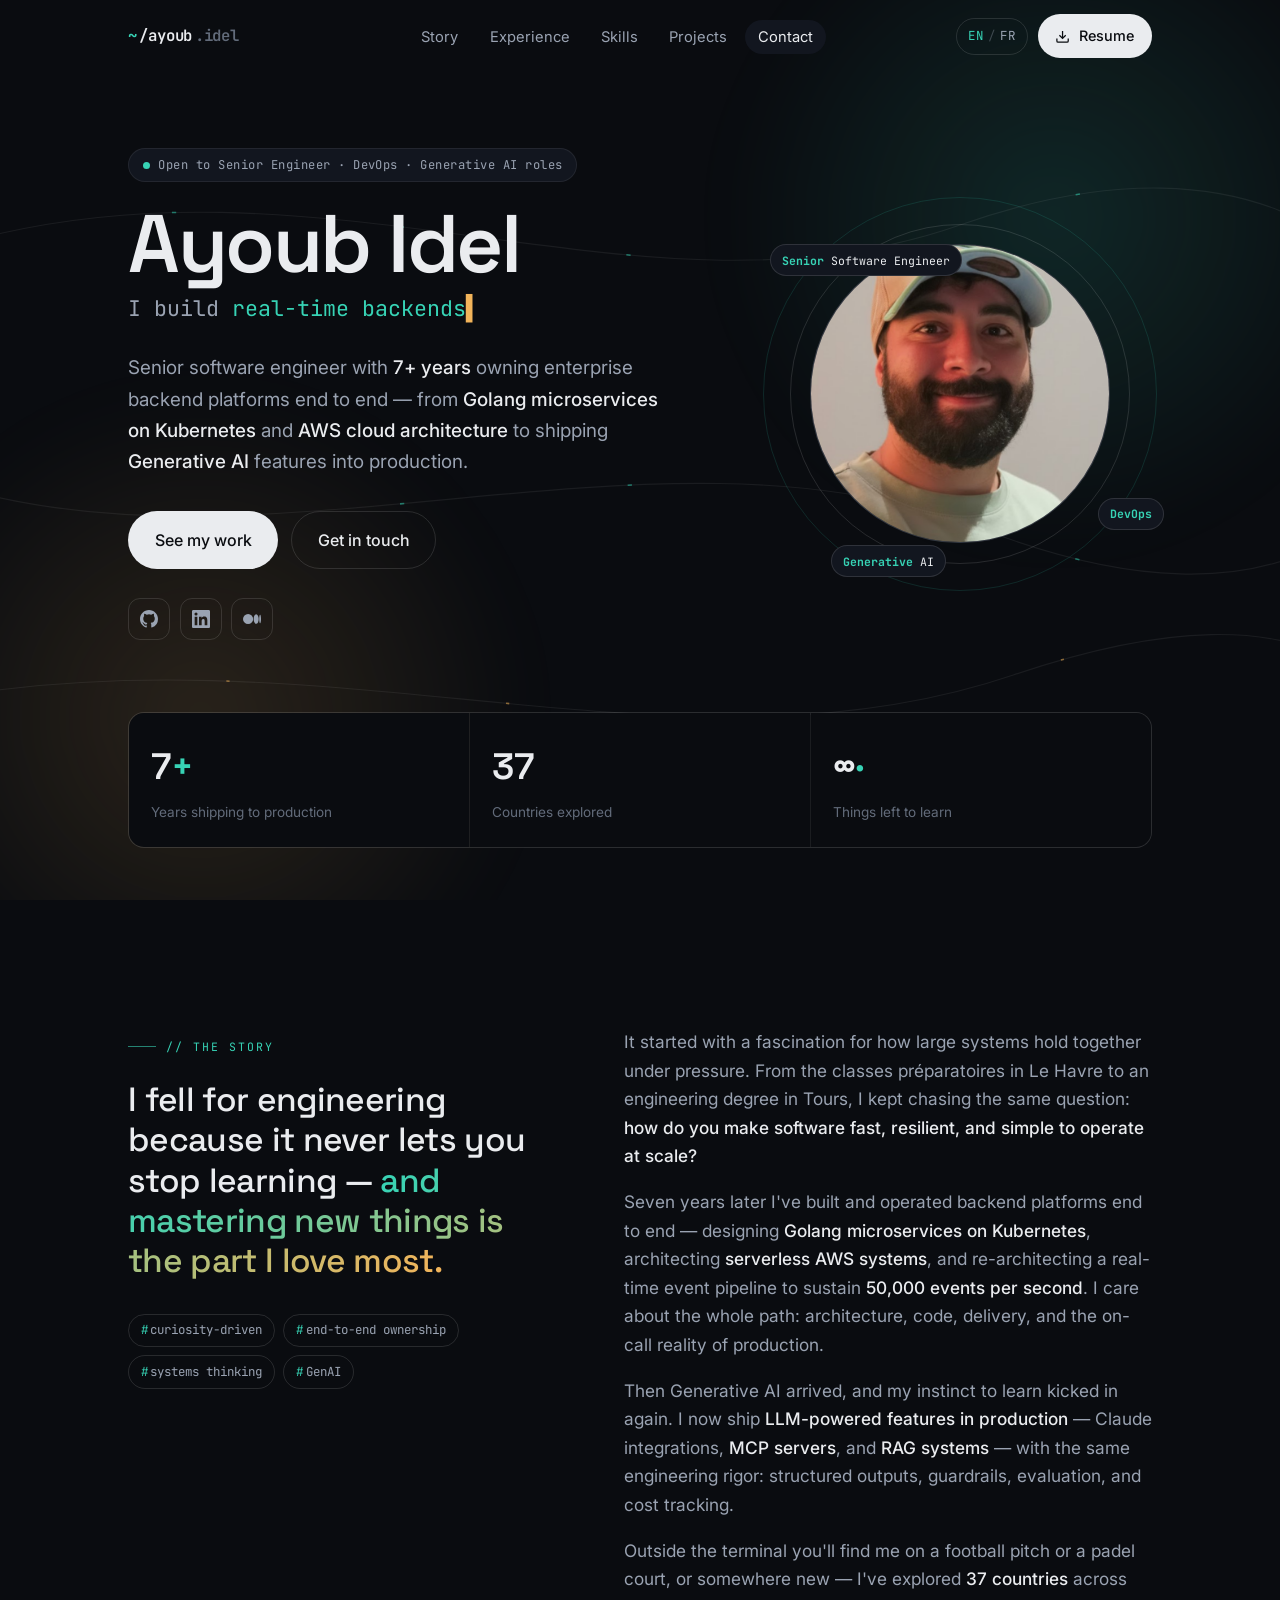
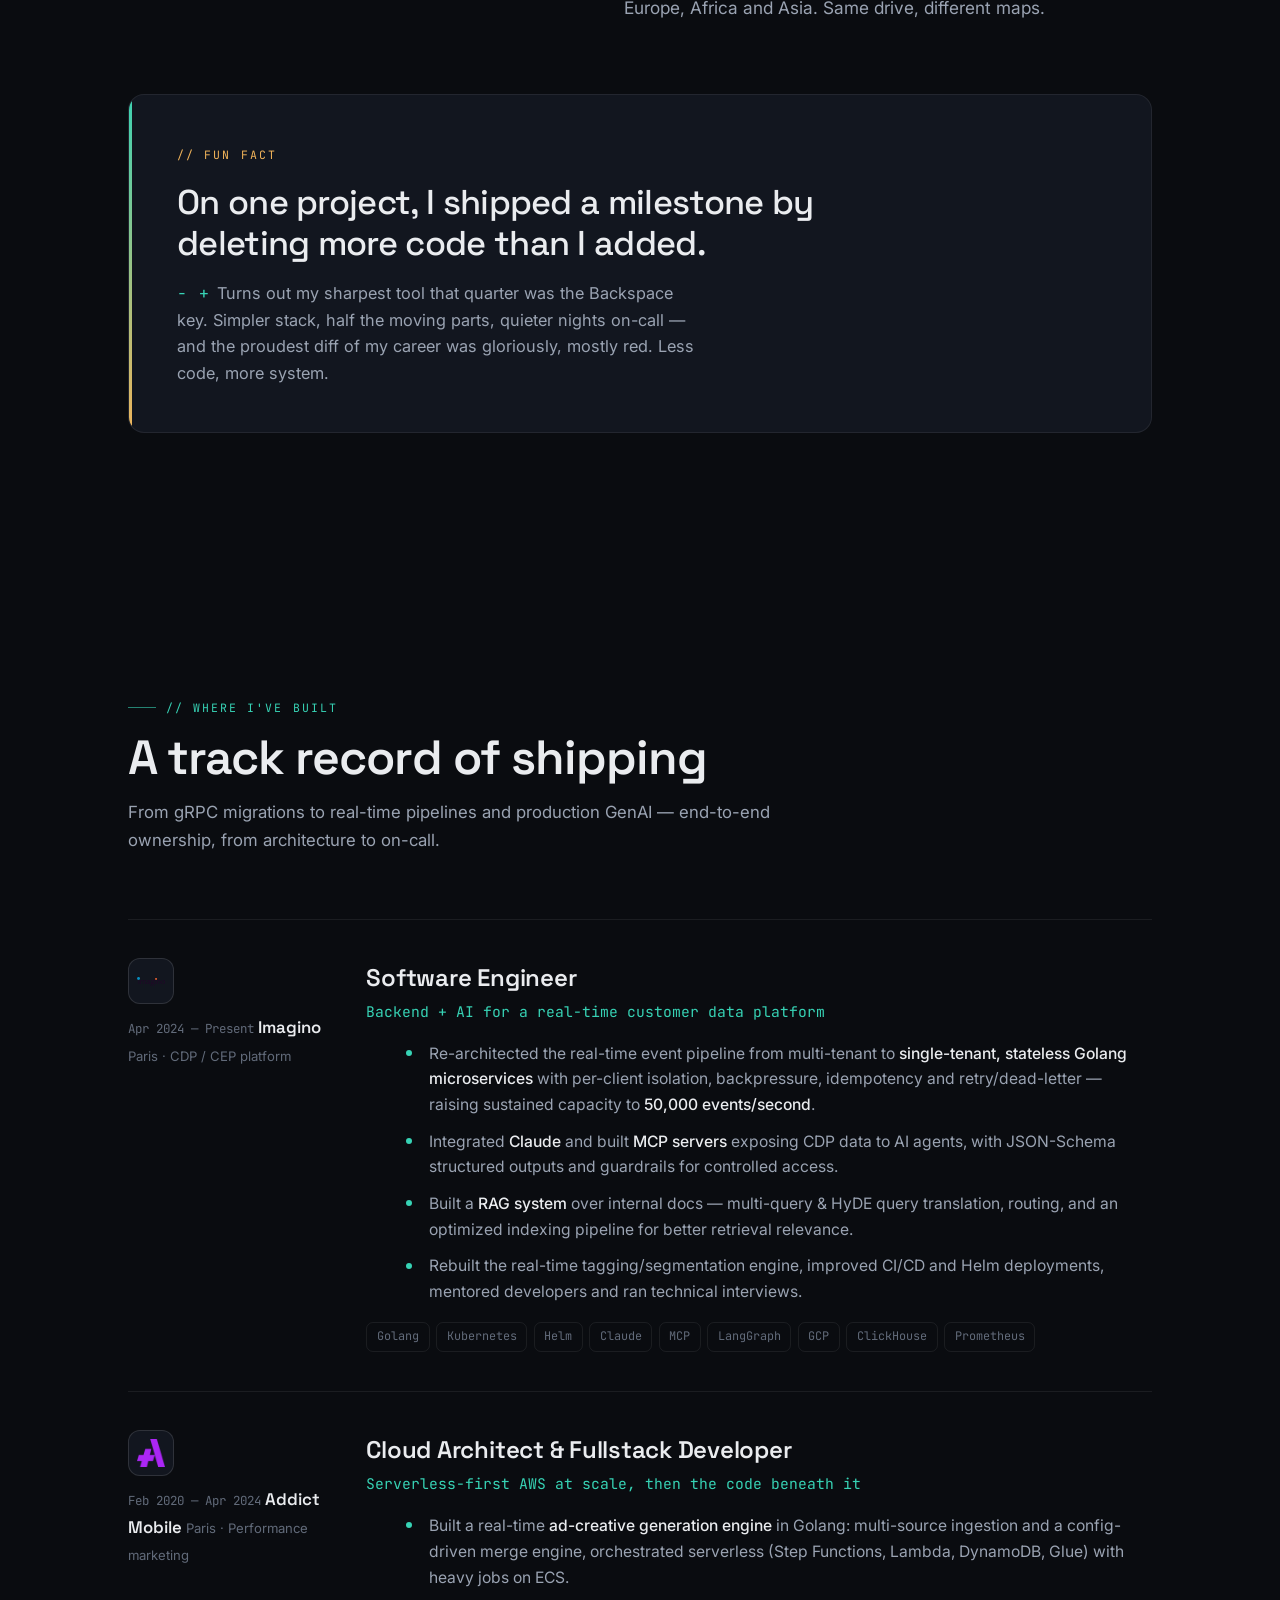
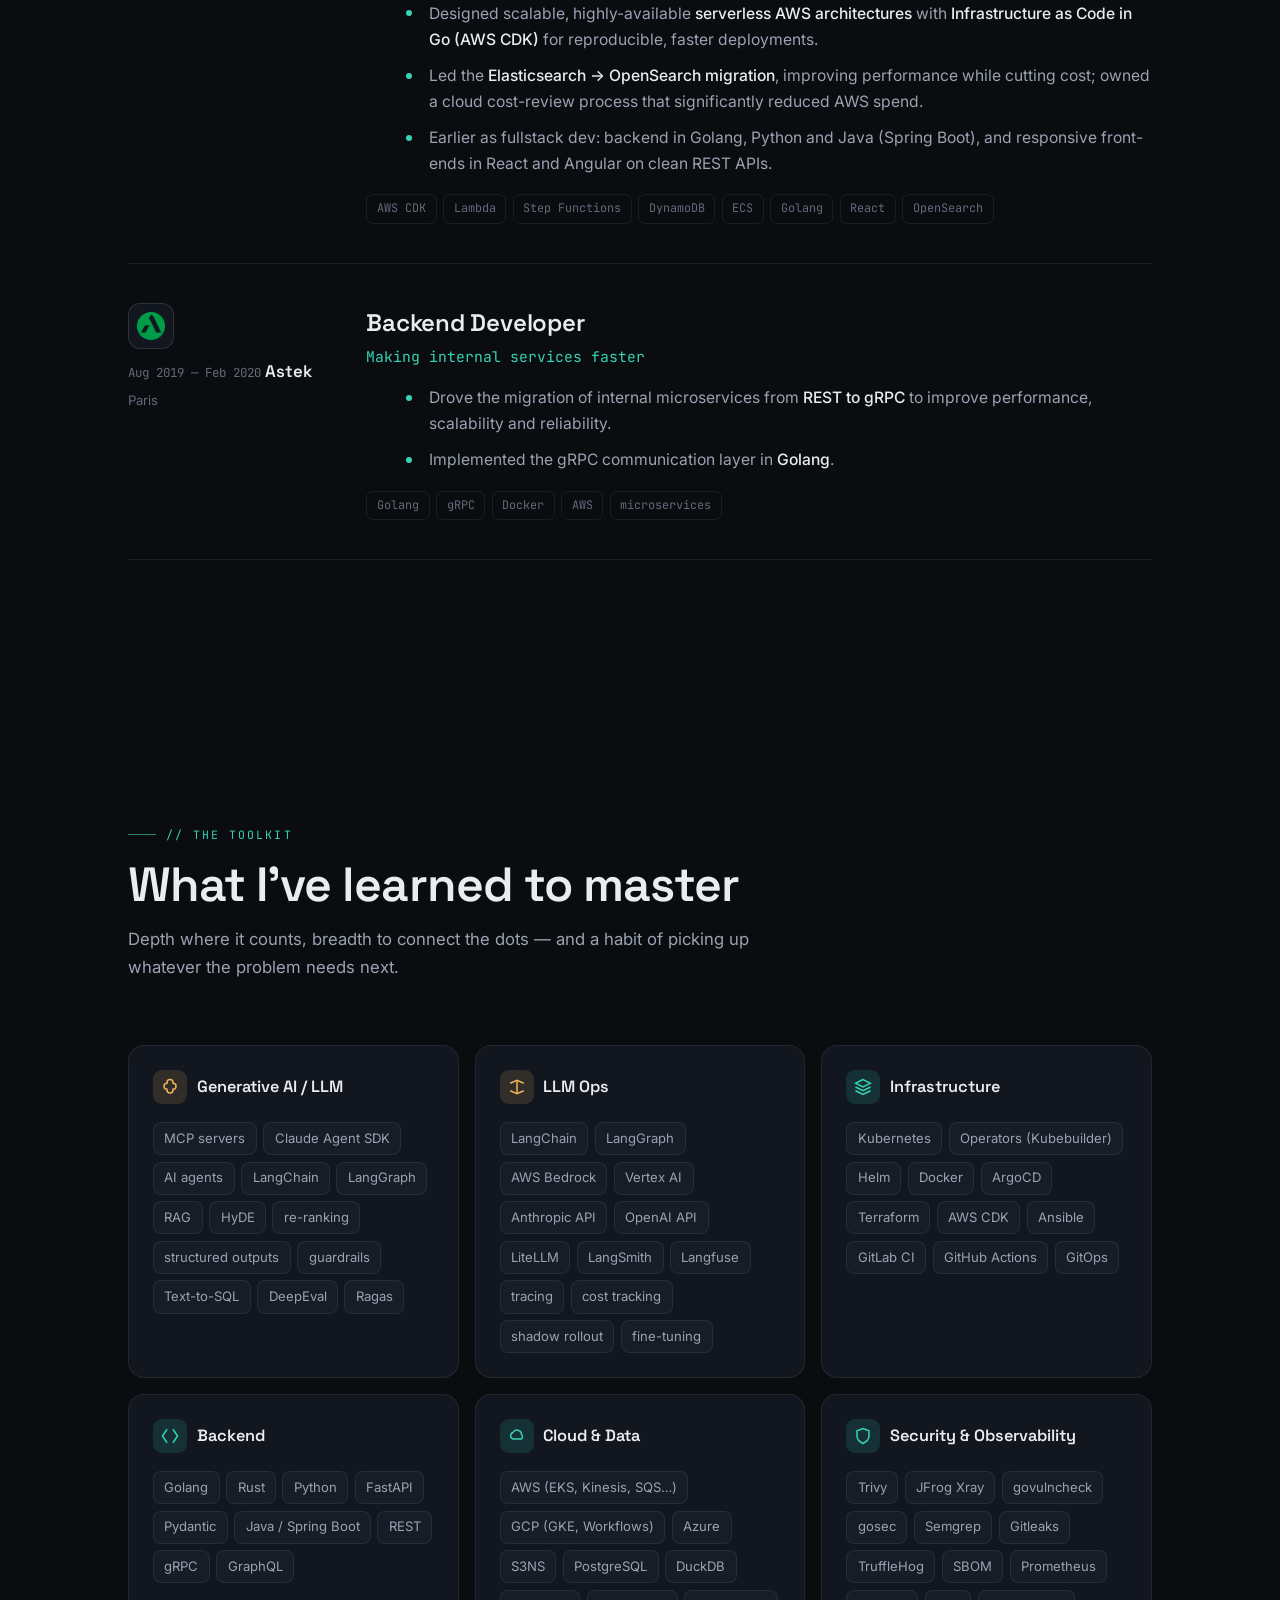
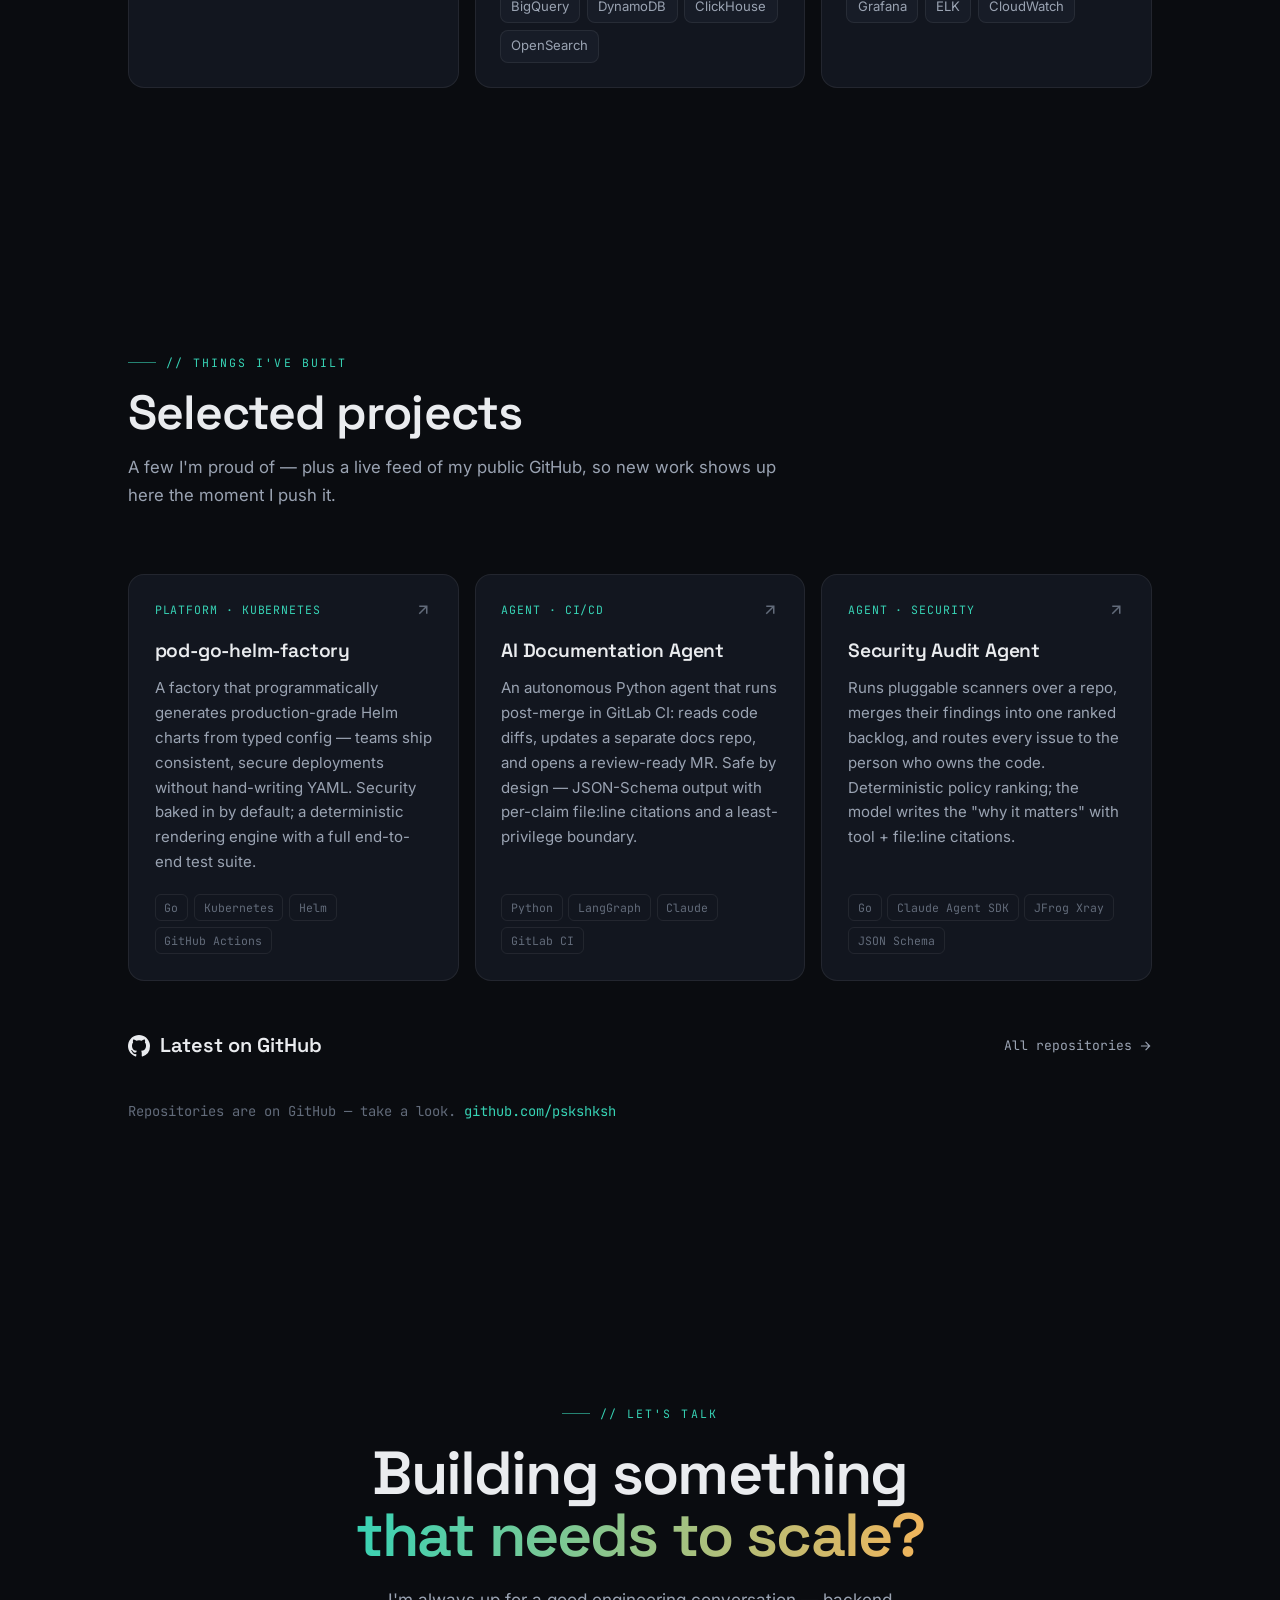
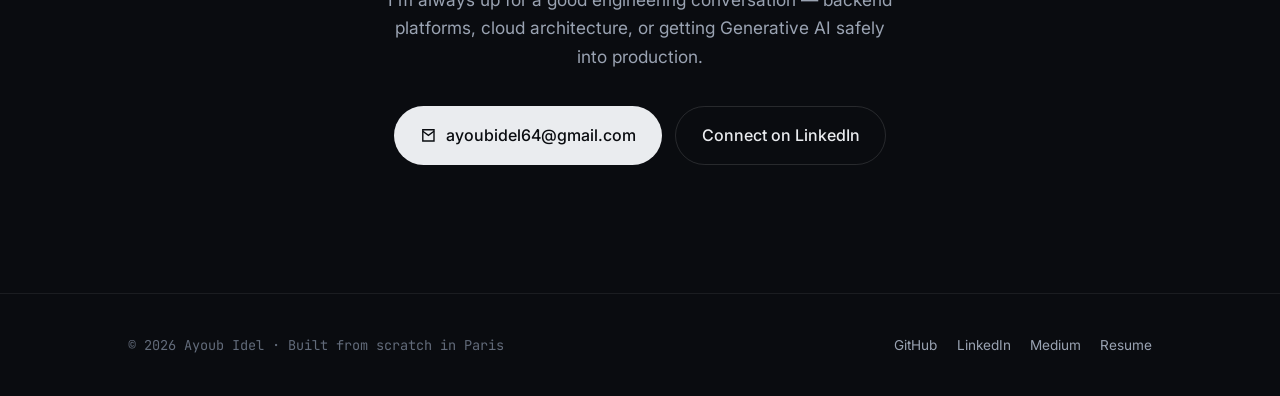
<file: index.html>
<!DOCTYPE html>
<html lang="en">
<head>
    <!-- Google Analytics -->
    <script async src="https://www.googletagmanager.com/gtag/js?id=G-T5ZVT1N7Y3"></script>
    <script>
        window.dataLayer = window.dataLayer || [];
        function gtag(){dataLayer.push(arguments);}
        gtag('js', new Date());
        gtag('config', 'G-T5ZVT1N7Y3');
    </script>
    <!-- End Google Analytics -->

    <meta charset="UTF-8">
    <meta name="viewport" content="width=device-width, initial-scale=1.0">
    <meta name="description" content="Ayoub Idel — Senior Software Engineer building backend platforms, cloud infrastructure and Generative AI systems. Golang, Kubernetes, AWS, LLM/MCP/RAG.">
    <meta name="keywords" content="Ayoub Idel, Senior Software Engineer, DevOps, Generative AI, Golang, Kubernetes, AWS, MCP, RAG, LLM, Cloud Architect">
    <meta name="author" content="Ayoub Idel">

    <meta property="og:title" content="Ayoub Idel — Senior Software Engineer · DevOps · Generative AI">
    <meta property="og:description" content="7+ years building backend platforms, cloud infrastructure and Generative AI systems. Golang · Kubernetes · AWS · LLM/MCP/RAG.">
    <meta property="og:type" content="website">

    <title>Ayoub Idel — Senior Software Engineer · DevOps · Generative AI</title>

    <link rel="stylesheet" href="css/style.css">
    <link rel="preconnect" href="https://fonts.googleapis.com">
    <link rel="preconnect" href="https://fonts.gstatic.com" crossorigin>
    <link href="https://fonts.googleapis.com/css2?family=Space+Grotesk:wght@400;500;600;700&family=Inter:wght@300;400;500;600&family=JetBrains+Mono:wght@400;500;600&display=swap" rel="stylesheet">
    <link rel="icon" type="image/svg+xml" href="assets/favicon.svg">
</head>
<body>

    <!-- ===================== NAV ===================== -->
    <nav class="nav" id="nav">
        <div class="nav-inner">
            <a href="#top" class="brand" aria-label="Ayoub Idel — home">
                <span class="tick">~</span><span>/ayoub</span><span class="caret">.idel</span>
            </a>

            <ul class="nav-menu" id="navMenu">
                <li><a href="#story" class="nav-link" data-i18n="nav_story">Story</a></li>
                <li><a href="#experience" class="nav-link" data-i18n="nav_experience">Experience</a></li>
                <li><a href="#skills" class="nav-link" data-i18n="nav_skills">Skills</a></li>
                <li><a href="#projects" class="nav-link" data-i18n="nav_projects">Projects</a></li>
                <li><a href="#contact" class="nav-link" data-i18n="nav_contact">Contact</a></li>
            </ul>

            <div class="nav-actions">
                <button class="lang" id="langToggle" aria-label="Switch language">
                    <span data-lang-key="en">EN</span><span class="sep">/</span><span data-lang-key="fr">FR</span>
                </button>
                <a href="assets/cv.pdf" download="Ayoub_Idel_CV.pdf" class="btn btn-primary nav-cv"
                   onclick="gtag('event','download_cv',{'event_category':'engagement','event_label':'CV Download'});">
                    <svg viewBox="0 0 24 24" fill="none" stroke="currentColor" stroke-width="2"><path d="M21 15v4a2 2 0 0 1-2 2H5a2 2 0 0 1-2-2v-4M7 10l5 5 5-5M12 15V3"/></svg>
                    <span data-i18n="download_cv">Resume</span>
                </a>
                <button class="nav-toggle" id="navToggle" aria-label="Toggle menu"><span></span></button>
            </div>
        </div>
    </nav>

    <!-- ===================== HERO ===================== -->
    <header class="hero" id="top">
        <div class="hero-bg" aria-hidden="true">
            <div class="hero-glow"></div>
            <div class="hero-glow two"></div>
            <svg class="stream" viewBox="0 0 1200 800" preserveAspectRatio="none">
                <path d="M-50 220 C300 120 600 300 900 200 S1300 260 1300 260"/>
                <path class="flow c" d="M-50 220 C300 120 600 300 900 200 S1300 260 1300 260"/>
                <path d="M-50 430 C250 520 620 360 920 470 S1300 430 1300 430"/>
                <path class="flow" d="M-50 430 C250 520 620 360 920 470 S1300 430 1300 430"/>
                <path d="M-50 620 C320 560 640 700 950 600 S1300 640 1300 640"/>
                <path class="flow b" d="M-50 620 C320 560 640 700 950 600 S1300 640 1300 640"/>
            </svg>
        </div>

        <div class="wrap">
            <div class="hero-grid">
                <div class="hero-text">
                    <span class="hero-status"><span class="dot"></span><span data-i18n="hero_status">Open to Senior Engineer · DevOps · Generative AI roles</span></span>
                    <h1 data-i18n="hero_name">Ayoub Idel</h1>
                    <p class="hero-role">
                        <span data-i18n="hero_prefix">I build</span>
                        <span class="rot" id="roleRotator">real-time backends</span><span class="cursor">▌</span>
                    </p>
                    <p class="hero-lead" data-i18n="hero_lead">
                        Senior software engineer with <strong>7+ years</strong> owning enterprise backend platforms end to end — from <strong>Golang microservices on Kubernetes</strong> and <strong>AWS cloud architecture</strong> to shipping <strong>Generative AI</strong> features into production.
                    </p>
                    <div class="hero-cta">
                        <a href="#projects" class="btn btn-primary btn-lg" data-i18n="hero_cta_work">See my work</a>
                        <a href="#contact" class="btn btn-ghost btn-lg" data-i18n="hero_cta_talk">Get in touch</a>
                    </div>
                    <div class="hero-social">
                        <a href="https://github.com/pskshksh" target="_blank" rel="noopener" aria-label="GitHub">
                            <svg viewBox="0 0 24 24" fill="currentColor"><path d="M12 0C5.37 0 0 5.37 0 12c0 5.3 3.44 9.8 8.21 11.39.6.11.82-.26.82-.58v-2.03c-3.34.73-4.04-1.61-4.04-1.61-.55-1.39-1.33-1.76-1.33-1.76-1.09-.74.08-.73.08-.73 1.2.09 1.84 1.24 1.84 1.24 1.07 1.83 2.8 1.3 3.49.99.11-.78.42-1.3.76-1.6-2.66-.3-5.47-1.33-5.47-5.93 0-1.31.47-2.38 1.24-3.22-.13-.3-.54-1.52.11-3.18 0 0 1.01-.32 3.3 1.23a11.5 11.5 0 0 1 6.01 0c2.29-1.55 3.3-1.23 3.3-1.23.65 1.66.24 2.88.12 3.18.77.84 1.23 1.91 1.23 3.22 0 4.61-2.81 5.62-5.49 5.92.43.37.81 1.1.81 2.22v3.29c0 .32.22.7.82.58A12 12 0 0 0 24 12c0-6.63-5.37-12-12-12z"/></svg>
                        </a>
                        <a href="https://linkedin.com/in/ayoubidel" target="_blank" rel="noopener" aria-label="LinkedIn">
                            <svg viewBox="0 0 24 24" fill="currentColor"><path d="M20.45 20.45h-3.56v-5.57c0-1.33-.02-3.04-1.85-3.04-1.85 0-2.14 1.45-2.14 2.94v5.67H9.35V9h3.41v1.56h.05c.48-.9 1.63-1.85 3.36-1.85 3.6 0 4.27 2.37 4.27 5.45v6.29zM5.34 7.43a2.06 2.06 0 1 1 0-4.13 2.06 2.06 0 0 1 0 4.13zM7.12 20.45H3.55V9h3.57v11.45zM22.22 0H1.77C.79 0 0 .77 0 1.72v20.56C0 23.23.79 24 1.77 24h20.45C23.2 24 24 23.23 24 22.28V1.72C24 .77 23.2 0 22.22 0z"/></svg>
                        </a>
                        <a href="https://medium.com/@pskshksh" target="_blank" rel="noopener" aria-label="Medium">
                            <svg viewBox="0 0 24 24" fill="currentColor"><path d="M13.54 12a6.8 6.8 0 0 1-6.77 6.82A6.8 6.8 0 0 1 0 12a6.8 6.8 0 0 1 6.77-6.82A6.8 6.8 0 0 1 13.54 12zM20.96 12c0 3.54-1.51 6.42-3.38 6.42-1.87 0-3.39-2.88-3.39-6.42s1.52-6.42 3.39-6.42 3.38 2.88 3.38 6.42M24 12c0 3.17-.53 5.75-1.19 5.75-.66 0-1.19-2.58-1.19-5.75s.53-5.75 1.19-5.75C23.47 6.25 24 8.83 24 12z"/></svg>
                        </a>
                    </div>
                </div>

                <div class="hero-portrait" aria-hidden="true">
                    <div class="ring r3"></div>
                    <div class="ring r2"></div>
                    <div class="ring"></div>
                    <img src="assets/profile/me_hat1.png" alt="Ayoub Idel">
                    <span class="chip c1"><b>Senior</b> Software Engineer</span>
                    <span class="chip c2"><b>DevOps</b></span>
                    <span class="chip c3"><b>Generative</b> AI</span>
                </div>
            </div>

            <div class="hero-stats reveal">
                <div class="stat"><div class="n"><span data-count="7">7</span><span class="u">+</span></div><div class="l" data-i18n="stat_years">Years shipping to production</div></div>
                <div class="stat"><div class="n"><span data-count="37">37</span></div><div class="l" data-i18n="stat_countries">Countries explored</div></div>
                <div class="stat"><div class="n">∞<span class="u">·</span></div><div class="l" data-i18n="stat_learning">Things left to learn</div></div>
            </div>
        </div>
    </header>

    <main>

    <!-- ===================== STORY ===================== -->
    <section class="section" id="story">
        <div class="wrap">
            <div class="story-grid">
                <div class="reveal">
                    <span class="eyebrow" data-i18n="eyebrow_story">// the story</span>
                    <p class="pull" style="margin-top:1.5rem">
                        <span data-i18n="story_pull_1">I fell for engineering because it never lets you stop learning —</span>
                        <span class="grad-text" data-i18n="story_pull_2">and mastering new things is the part I love most.</span>
                    </p>
                    <div class="story-tags">
                        <span class="tag" data-i18n="story_tag_1">curiosity-driven</span>
                        <span class="tag" data-i18n="story_tag_2">end-to-end ownership</span>
                        <span class="tag" data-i18n="story_tag_3">systems thinking</span>
                        <span class="tag" data-i18n="story_tag_4">GenAI</span>
                    </div>
                </div>
                <div class="story-body reveal" data-d="1">
                    <p data-i18n="story_p1">It started with a fascination for how large systems hold together under pressure. From the classes préparatoires in Le Havre to an engineering degree in Tours, I kept chasing the same question: <strong>how do you make software fast, resilient, and simple to operate at scale?</strong></p>
                    <p data-i18n="story_p2">Seven years later I've built and operated backend platforms end to end — designing <strong>Golang microservices on Kubernetes</strong>, architecting <strong>serverless AWS systems</strong>, and re-architecting a real-time event pipeline to sustain <strong>50,000 events per second</strong>. I care about the whole path: architecture, code, delivery, and the on-call reality of production.</p>
                    <p data-i18n="story_p3">Then Generative AI arrived, and my instinct to learn kicked in again. I now ship <strong>LLM-powered features in production</strong> — Claude integrations, <strong>MCP servers</strong>, and <strong>RAG systems</strong> — with the same engineering rigor: structured outputs, guardrails, evaluation, and cost tracking.</p>
                    <p data-i18n="story_p4">Outside the terminal you'll find me on a football pitch or a padel court, or somewhere new — I've explored <strong>37 countries</strong> across Europe, Africa and Asia. Same drive, different maps.</p>
                </div>
            </div>

            <figure class="funfact reveal">
                <span class="funfact-label" data-i18n="funfact_label">// fun fact</span>
                <blockquote data-i18n="funfact_quote">On one project, I shipped a milestone by deleting more code than I added.</blockquote>
                <figcaption data-i18n="funfact_sub">Turns out my sharpest tool that quarter was the Backspace key. Simpler stack, half the moving parts, quieter nights on-call — and the proudest diff of my career was gloriously, mostly red. Less code, more system.</figcaption>
            </figure>
        </div>
    </section>

    <!-- ===================== EXPERIENCE ===================== -->
    <section class="section" id="experience">
        <div class="wrap">
            <div class="section-head reveal">
                <span class="eyebrow" data-i18n="eyebrow_experience">// where I've built</span>
                <h2 class="section-title" data-i18n="experience_title">A track record of shipping</h2>
                <p class="section-sub" data-i18n="experience_sub">From gRPC migrations to real-time pipelines and production GenAI — end-to-end ownership, from architecture to on-call.</p>
            </div>

            <div class="timeline">
                <!-- Imagino -->
                <article class="xp reveal">
                    <div class="xp-meta">
                        <div class="xp-logo"><img src="assets/companies/imagino.svg" alt="Imagino"></div>
                        <div class="xp-textmeta">
                            <span class="xp-when">Apr 2024 — <span data-i18n="present">Present</span></span>
                            <span class="xp-co">Imagino</span>
                            <span class="xp-place">Paris · <span data-i18n="xp_imagino_kind">CDP / CEP platform</span></span>
                        </div>
                    </div>
                    <div class="xp-body">
                        <h3 class="xp-role">Software Engineer</h3>
                        <p class="xp-tagline" data-i18n="xp_imagino_tag">Backend + AI for a real-time customer data platform</p>
                        <ul class="xp-list">
                            <li data-i18n="xp_imagino_1">Re-architected the real-time event pipeline from multi-tenant to <b>single-tenant, stateless Golang microservices</b> with per-client isolation, backpressure, idempotency and retry/dead-letter — raising sustained capacity to <b>50,000 events/second</b>.</li>
                            <li data-i18n="xp_imagino_2">Integrated <b>Claude</b> and built <b>MCP servers</b> exposing CDP data to AI agents, with JSON-Schema structured outputs and guardrails for controlled access.</li>
                            <li data-i18n="xp_imagino_3">Built a <b>RAG system</b> over internal docs — multi-query & HyDE query translation, routing, and an optimized indexing pipeline for better retrieval relevance.</li>
                            <li data-i18n="xp_imagino_4">Rebuilt the real-time tagging/segmentation engine, improved CI/CD and Helm deployments, mentored developers and ran technical interviews.</li>
                        </ul>
                        <div class="xp-stack">
                            <span>Golang</span><span>Kubernetes</span><span>Helm</span><span>Claude</span><span>MCP</span><span>LangGraph</span><span>GCP</span><span>ClickHouse</span><span>Prometheus</span>
                        </div>
                    </div>
                </article>

                <!-- Addict Mobile -->
                <article class="xp reveal">
                    <div class="xp-meta">
                        <div class="xp-logo"><img src="assets/companies/addict-mobile.png" alt="Addict Mobile"></div>
                        <div class="xp-textmeta">
                            <span class="xp-when">Feb 2020 — Apr 2024</span>
                            <span class="xp-co">Addict Mobile</span>
                            <span class="xp-place">Paris · <span data-i18n="xp_addict_kind">Performance marketing</span></span>
                        </div>
                    </div>
                    <div class="xp-body">
                        <h3 class="xp-role" data-i18n="xp_addict_role">Cloud Architect &amp; Fullstack Developer</h3>
                        <p class="xp-tagline" data-i18n="xp_addict_tag">Serverless-first AWS at scale, then the code beneath it</p>
                        <ul class="xp-list">
                            <li data-i18n="xp_addict_1">Built a real-time <b>ad-creative generation engine</b> in Golang: multi-source ingestion and a config-driven merge engine, orchestrated serverless (Step Functions, Lambda, DynamoDB, Glue) with heavy jobs on ECS.</li>
                            <li data-i18n="xp_addict_2">Designed scalable, highly-available <b>serverless AWS architectures</b> with <b>Infrastructure as Code in Go (AWS CDK)</b> for reproducible, faster deployments.</li>
                            <li data-i18n="xp_addict_3">Led the <b>Elasticsearch → OpenSearch migration</b>, improving performance while cutting cost; owned a cloud cost-review process that significantly reduced AWS spend.</li>
                            <li data-i18n="xp_addict_4">Earlier as fullstack dev: backend in Golang, Python and Java (Spring Boot), and responsive front-ends in React and Angular on clean REST APIs.</li>
                        </ul>
                        <div class="xp-stack">
                            <span>AWS CDK</span><span>Lambda</span><span>Step Functions</span><span>DynamoDB</span><span>ECS</span><span>Golang</span><span>React</span><span>OpenSearch</span>
                        </div>
                    </div>
                </article>

                <!-- Astek -->
                <article class="xp reveal">
                    <div class="xp-meta">
                        <div class="xp-logo"><img src="assets/companies/astek.png" alt="Astek"></div>
                        <div class="xp-textmeta">
                            <span class="xp-when">Aug 2019 — Feb 2020</span>
                            <span class="xp-co">Astek</span>
                            <span class="xp-place">Paris</span>
                        </div>
                    </div>
                    <div class="xp-body">
                        <h3 class="xp-role" data-i18n="xp_astek_role">Backend Developer</h3>
                        <p class="xp-tagline" data-i18n="xp_astek_tag">Making internal services faster</p>
                        <ul class="xp-list">
                            <li data-i18n="xp_astek_1">Drove the migration of internal microservices from <b>REST to gRPC</b> to improve performance, scalability and reliability.</li>
                            <li data-i18n="xp_astek_2">Implemented the gRPC communication layer in <b>Golang</b>.</li>
                        </ul>
                        <div class="xp-stack"><span>Golang</span><span>gRPC</span><span>Docker</span><span>AWS</span><span>microservices</span></div>
                    </div>
                </article>
            </div>
        </div>
    </section>

    <!-- ===================== SKILLS ===================== -->
    <section class="section" id="skills">
        <div class="wrap">
            <div class="section-head reveal">
                <span class="eyebrow" data-i18n="eyebrow_skills">// the toolkit</span>
                <h2 class="section-title" data-i18n="skills_title">What I've learned to master</h2>
                <p class="section-sub" data-i18n="skills_sub">Depth where it counts, breadth to connect the dots — and a habit of picking up whatever the problem needs next.</p>
            </div>

            <div class="skills-grid">
                <div class="skill-card warm reveal">
                    <div class="k"><span class="ic"><svg viewBox="0 0 24 24" fill="none" stroke="currentColor" stroke-width="2"><path d="M12 2a4 4 0 0 0-4 4v1a4 4 0 0 0 0 8v1a4 4 0 0 0 8 0v-1a4 4 0 0 0 0-8V6a4 4 0 0 0-4-4z"/></svg></span><span data-i18n="skill_genai">Generative AI / LLM</span></div>
                    <div class="skill-list"><span>MCP servers</span><span>Claude Agent SDK</span><span>AI agents</span><span>LangChain</span><span>LangGraph</span><span>RAG</span><span>HyDE</span><span>re-ranking</span><span>structured outputs</span><span>guardrails</span><span>Text-to-SQL</span><span>DeepEval</span><span>Ragas</span></div>
                </div>
                <div class="skill-card warm reveal" data-d="1">
                    <div class="k"><span class="ic"><svg viewBox="0 0 24 24" fill="none" stroke="currentColor" stroke-width="2"><path d="M12 3v18M3 7l9-4 9 4M3 17l9 4 9-4"/></svg></span><span data-i18n="skill_llmops">LLM Ops</span></div>
                    <div class="skill-list"><span>LangChain</span><span>LangGraph</span><span>AWS Bedrock</span><span>Vertex AI</span><span>Anthropic API</span><span>OpenAI API</span><span>LiteLLM</span><span>LangSmith</span><span>Langfuse</span><span>tracing</span><span>cost tracking</span><span>shadow rollout</span><span>fine-tuning</span></div>
                </div>
                <div class="skill-card reveal" data-d="2">
                    <div class="k"><span class="ic"><svg viewBox="0 0 24 24" fill="none" stroke="currentColor" stroke-width="2"><path d="M12 2 2 7l10 5 10-5-10-5zM2 17l10 5 10-5M2 12l10 5 10-5"/></svg></span><span data-i18n="skill_infra">Infrastructure</span></div>
                    <div class="skill-list"><span>Kubernetes</span><span>Operators (Kubebuilder)</span><span>Helm</span><span>Docker</span><span>ArgoCD</span><span>Terraform</span><span>AWS CDK</span><span>Ansible</span><span>GitLab CI</span><span>GitHub Actions</span><span>GitOps</span></div>
                </div>
                <div class="skill-card reveal">
                    <div class="k"><span class="ic"><svg viewBox="0 0 24 24" fill="none" stroke="currentColor" stroke-width="2"><path d="m8 3-6 9 6 9M16 3l6 9-6 9"/></svg></span><span data-i18n="skill_backend">Backend</span></div>
                    <div class="skill-list"><span>Golang</span><span>Rust</span><span>Python</span><span>FastAPI</span><span>Pydantic</span><span>Java / Spring Boot</span><span>REST</span><span>gRPC</span><span>GraphQL</span></div>
                </div>
                <div class="skill-card reveal" data-d="1">
                    <div class="k"><span class="ic"><svg viewBox="0 0 24 24" fill="none" stroke="currentColor" stroke-width="2"><path d="M18 10a6 6 0 0 0-11.3-2.7A4.5 4.5 0 0 0 7 16h11a4 4 0 0 0 0-6z"/></svg></span><span data-i18n="skill_cloud">Cloud &amp; Data</span></div>
                    <div class="skill-list"><span>AWS (EKS, Kinesis, SQS…)</span><span>GCP (GKE, Workflows)</span><span>Azure</span><span>S3NS</span><span>PostgreSQL</span><span>DuckDB</span><span>BigQuery</span><span>DynamoDB</span><span>ClickHouse</span><span>OpenSearch</span></div>
                </div>
                <div class="skill-card reveal" data-d="2">
                    <div class="k"><span class="ic"><svg viewBox="0 0 24 24" fill="none" stroke="currentColor" stroke-width="2"><path d="M12 22s8-4 8-10V5l-8-3-8 3v7c0 6 8 10 8 10z"/></svg></span><span data-i18n="skill_secops">Security &amp; Observability</span></div>
                    <div class="skill-list"><span>Trivy</span><span>JFrog Xray</span><span>govulncheck</span><span>gosec</span><span>Semgrep</span><span>Gitleaks</span><span>TruffleHog</span><span>SBOM</span><span>Prometheus</span><span>Grafana</span><span>ELK</span><span>CloudWatch</span></div>
                </div>
            </div>
        </div>
    </section>

    <!-- ===================== PROJECTS ===================== -->
    <section class="section" id="projects">
        <div class="wrap">
            <div class="section-head reveal">
                <span class="eyebrow" data-i18n="eyebrow_projects">// things I've built</span>
                <h2 class="section-title" data-i18n="projects_title">Selected projects</h2>
                <p class="section-sub" data-i18n="projects_sub">A few I'm proud of — plus a live feed of my public GitHub, so new work shows up here the moment I push it.</p>
            </div>

            <div class="featured">
                <a class="pcard reveal" href="https://github.com/pskshksh/pod-go-helm-factory" target="_blank" rel="noopener">
                    <div class="pcard-top">
                        <span class="pcard-kind" data-i18n="proj1_kind">Platform · Kubernetes</span>
                        <span class="pcard-arrow"><svg viewBox="0 0 24 24" width="18" height="18" fill="none" stroke="currentColor" stroke-width="2"><path d="M7 17 17 7M7 7h10v10"/></svg></span>
                    </div>
                    <h3>pod-go-helm-factory</h3>
                    <p data-i18n="proj1_desc">A factory that programmatically generates production-grade Helm charts from typed config — teams ship consistent, secure deployments without hand-writing YAML. Security baked in by default; a deterministic rendering engine with a full end-to-end test suite.</p>
                    <div class="pcard-stack"><span>Go</span><span>Kubernetes</span><span>Helm</span><span>GitHub Actions</span></div>
                </a>
                <a class="pcard reveal" data-d="1" href="https://github.com/pskshksh" target="_blank" rel="noopener">
                    <div class="pcard-top">
                        <span class="pcard-kind" data-i18n="proj2_kind">Agent · CI/CD</span>
                        <span class="pcard-arrow"><svg viewBox="0 0 24 24" width="18" height="18" fill="none" stroke="currentColor" stroke-width="2"><path d="M7 17 17 7M7 7h10v10"/></svg></span>
                    </div>
                    <h3 data-i18n="proj2_title">AI Documentation Agent</h3>
                    <p data-i18n="proj2_desc">An autonomous Python agent that runs post-merge in GitLab CI: reads code diffs, updates a separate docs repo, and opens a review-ready MR. Safe by design — JSON-Schema output with per-claim file:line citations and a least-privilege boundary.</p>
                    <div class="pcard-stack"><span>Python</span><span>LangGraph</span><span>Claude</span><span>GitLab CI</span></div>
                </a>
                <a class="pcard reveal" data-d="2" href="https://github.com/pskshksh" target="_blank" rel="noopener">
                    <div class="pcard-top">
                        <span class="pcard-kind" data-i18n="proj3_kind">Agent · Security</span>
                        <span class="pcard-arrow"><svg viewBox="0 0 24 24" width="18" height="18" fill="none" stroke="currentColor" stroke-width="2"><path d="M7 17 17 7M7 7h10v10"/></svg></span>
                    </div>
                    <h3 data-i18n="proj3_title">Security Audit Agent</h3>
                    <p data-i18n="proj3_desc">Runs pluggable scanners over a repo, merges their findings into one ranked backlog, and routes every issue to the person who owns the code. Deterministic policy ranking; the model writes the "why it matters" with tool + file:line citations.</p>
                    <div class="pcard-stack"><span>Go</span><span>Claude Agent SDK</span><span>JFrog Xray</span><span>JSON Schema</span></div>
                </a>
            </div>

            <div class="repos-head reveal">
                <h3>
                    <svg viewBox="0 0 24 24" fill="currentColor"><path d="M12 0C5.37 0 0 5.37 0 12c0 5.3 3.44 9.8 8.21 11.39.6.11.82-.26.82-.58v-2.03c-3.34.73-4.04-1.61-4.04-1.61-.55-1.39-1.33-1.76-1.33-1.76-1.09-.74.08-.73.08-.73 1.2.09 1.84 1.24 1.84 1.24 1.07 1.83 2.8 1.3 3.49.99.11-.78.42-1.3.76-1.6-2.66-.3-5.47-1.33-5.47-5.93 0-1.31.47-2.38 1.24-3.22-.13-.3-.54-1.52.11-3.18 0 0 1.01-.32 3.3 1.23a11.5 11.5 0 0 1 6.01 0c2.29-1.55 3.3-1.23 3.3-1.23.65 1.66.24 2.88.12 3.18.77.84 1.23 1.91 1.23 3.22 0 4.61-2.81 5.62-5.49 5.92.43.37.81 1.1.81 2.22v3.29c0 .32.22.7.82.58A12 12 0 0 0 24 12c0-6.63-5.37-12-12-12z"/></svg>
                    <span data-i18n="repos_title">Latest on GitHub</span>
                </h3>
                <a href="https://github.com/pskshksh?tab=repositories" target="_blank" rel="noopener">
                    <span data-i18n="repos_all">All repositories</span>
                    <svg viewBox="0 0 24 24" width="14" height="14" fill="none" stroke="currentColor" stroke-width="2"><path d="M5 12h14M13 5l7 7-7 7"/></svg>
                </a>
            </div>
            <div class="repos" id="repos">
                <div class="repos-loading" data-i18n="repos_loading">Fetching latest repositories…</div>
            </div>
        </div>
    </section>

    <!-- ===================== CONTACT ===================== -->
    <section class="section contact" id="contact">
        <div class="wrap reveal">
            <span class="eyebrow" style="justify-content:center" data-i18n="eyebrow_contact">// let's talk</span>
            <h2 style="margin-top:1.2rem">
                <span data-i18n="contact_title_1">Building something</span><br>
                <span class="grad-text" data-i18n="contact_title_2">that needs to scale?</span>
            </h2>
            <p data-i18n="contact_desc">I'm always up for a good engineering conversation — backend platforms, cloud architecture, or getting Generative AI safely into production.</p>
            <div class="contact-actions">
                <a href="mailto:ayoubidel64@gmail.com" class="btn btn-primary btn-lg">
                    <svg viewBox="0 0 24 24" fill="none" stroke="currentColor" stroke-width="2"><path d="M4 4h16v16H4z"/><path d="m4 6 8 6 8-6"/></svg>
                    ayoubidel64@gmail.com
                </a>
                <a href="https://linkedin.com/in/ayoubidel" target="_blank" rel="noopener" class="btn btn-ghost btn-lg" data-i18n="contact_linkedin">Connect on LinkedIn</a>
            </div>
        </div>
    </section>

    </main>

    <!-- ===================== FOOTER ===================== -->
    <footer class="footer">
        <div class="wrap footer-inner">
            <p>© <span id="year">2026</span> Ayoub Idel · <span data-i18n="footer_built">Built from scratch in Paris</span></p>
            <div class="footer-links">
                <a href="https://github.com/pskshksh" target="_blank" rel="noopener">GitHub</a>
                <a href="https://linkedin.com/in/ayoubidel" target="_blank" rel="noopener">LinkedIn</a>
                <a href="https://medium.com/@pskshksh" target="_blank" rel="noopener">Medium</a>
                <a href="assets/cv.pdf" download="Ayoub_Idel_CV.pdf" data-i18n="download_cv">Resume</a>
            </div>
        </div>
    </footer>

    <script src="js/main.js"></script>
</body>
</html>
</file>
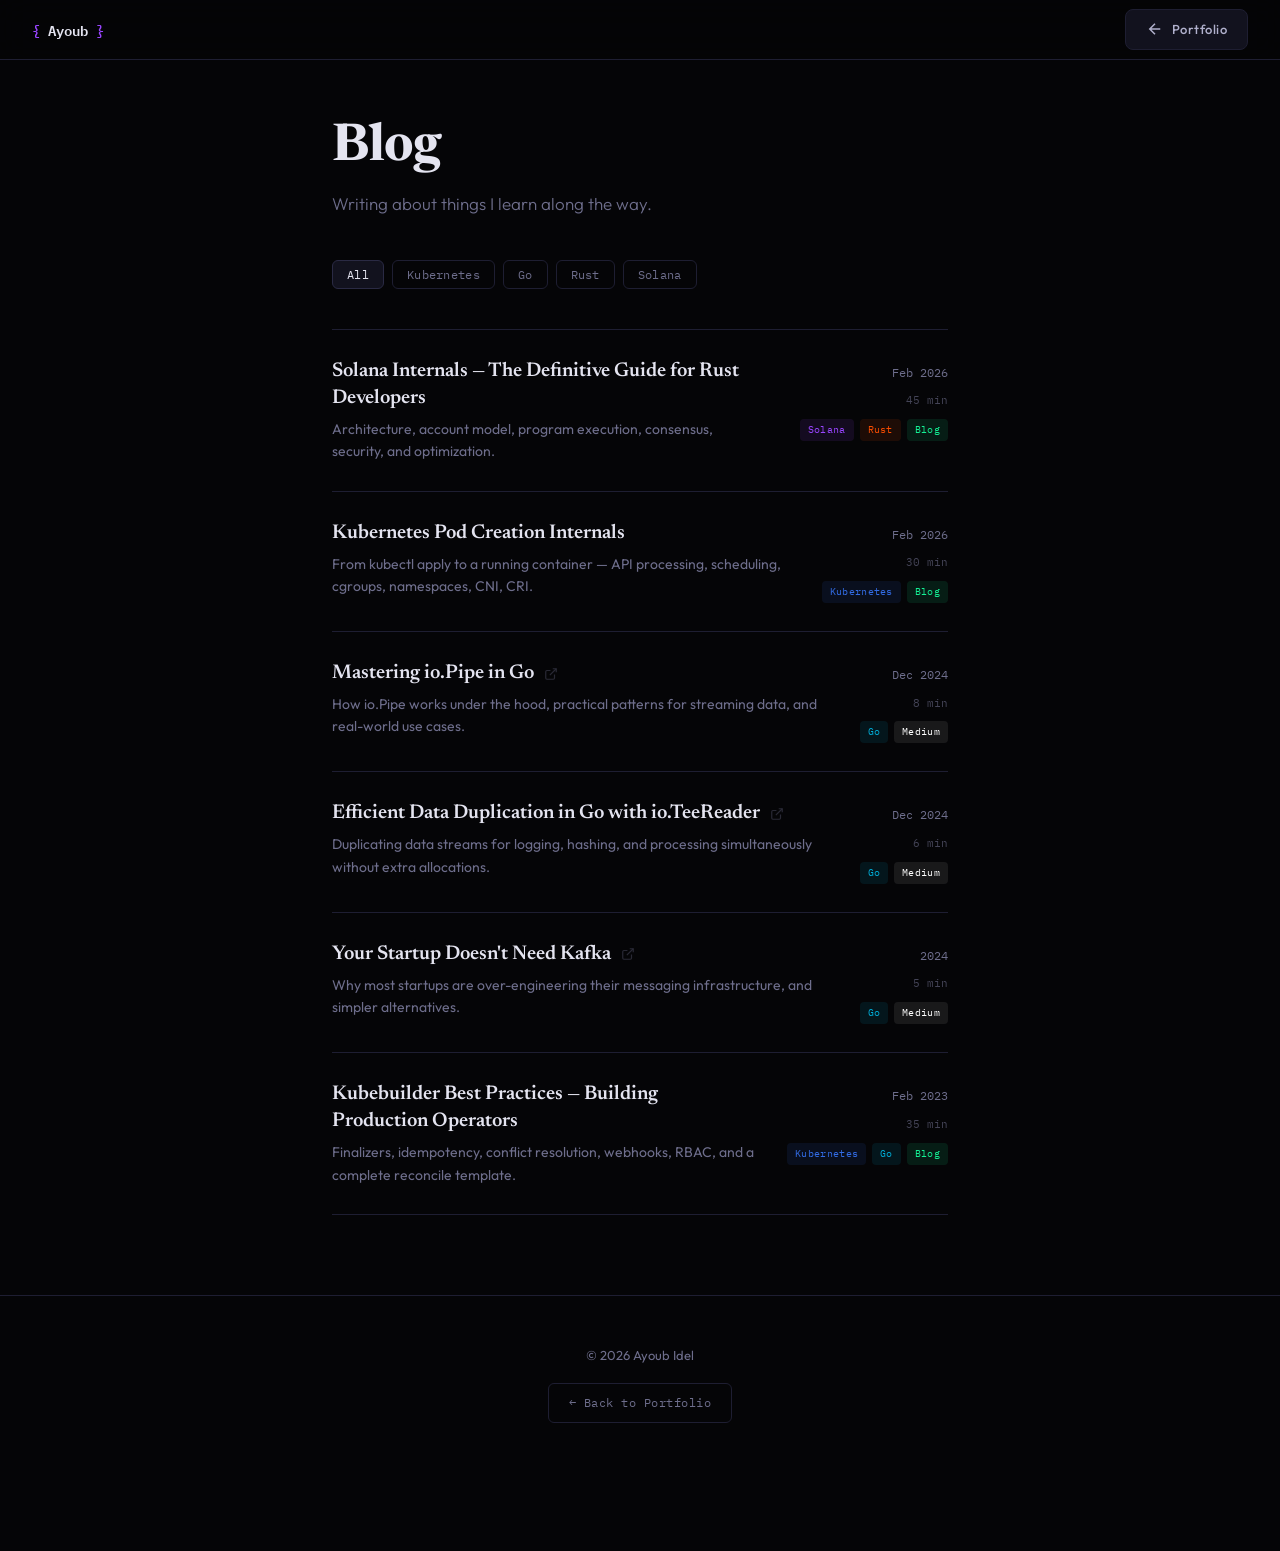
<file: blog/index.html>
<!DOCTYPE html>
<html lang="en">
<head>
    <meta charset="UTF-8">
    <meta name="viewport" content="width=device-width, initial-scale=1.0">
    <meta name="description" content="Technical articles on Solana, Golang, Rust, Kubernetes and software engineering by Ayoub Idel">
    <title>Blog | Ayoub Idel</title>

    <link rel="stylesheet" href="../css/blog.css">
    <link rel="preconnect" href="https://fonts.googleapis.com">
    <link rel="preconnect" href="https://fonts.gstatic.com" crossorigin>
    <link href="https://fonts.googleapis.com/css2?family=IBM+Plex+Mono:wght@400;500;600&family=Newsreader:ital,opsz,wght@0,6..72,300;0,6..72,400;0,6..72,500;0,6..72,600;0,6..72,700;1,6..72,400&family=Outfit:wght@300;400;500;600;700&display=swap" rel="stylesheet">
    <link rel="icon" type="image/svg+xml" href="../assets/favicon.svg">
</head>
<body class="blog-page">

<!-- TOP NAV -->
<nav class="top-nav">
    <a href="../blog/" class="nav-logo">
        <span class="bracket">{</span> Ayoub <span class="bracket">}</span>
    </a>
    <div class="nav-links">
        <a href="../index.html" class="back-to-portfolio">
            <svg viewBox="0 0 24 24" fill="none" stroke="currentColor" stroke-width="2" width="18" height="18"><path d="M19 12H5M12 19l-7-7 7-7"></path></svg>
            <span>Portfolio</span>
        </a>
    </div>
</nav>

<!-- HEADER -->
<header class="blog-header">
    <h1>Blog</h1>
    <p>Writing about things I learn along the way.</p>
</header>

<!-- FILTERS -->
<div class="blog-filters">
    <button class="blog-filter-btn active" data-filter="all">All</button>
    <button class="blog-filter-btn" data-filter="kubernetes">Kubernetes</button>
    <button class="blog-filter-btn" data-filter="golang">Go</button>
    <button class="blog-filter-btn" data-filter="rust">Rust</button>
    <button class="blog-filter-btn" data-filter="solana">Solana</button>
</div>

<!-- POST LIST -->
<main class="blog-list-container">
    <ul class="blog-list">

        <!-- Feb 2026 -->
        <li class="blog-list-item blog-fade-in" data-categories="solana rust">
            <a href="solana-internals.html" class="blog-list-link">
                <div class="blog-list-main">
                    <h2>Solana Internals — The Definitive Guide for Rust Developers</h2>
                    <p>Architecture, account model, program execution, consensus, security, and optimization.</p>
                </div>
                <div class="blog-list-meta">
                    <span class="blog-list-date">Feb 2026</span>
                    <span class="blog-list-read">45 min</span>
                    <div class="blog-list-tags">
                        <span class="tag-solana">Solana</span>
                        <span class="tag-rust">Rust</span>
                        <span class="tag-blog">Blog</span>
                    </div>
                </div>
            </a>
        </li>

        <!-- Feb 2026 -->
        <li class="blog-list-item blog-fade-in" data-categories="kubernetes">
            <a href="kubernetes-pod-creation.html" class="blog-list-link">
                <div class="blog-list-main">
                    <h2>Kubernetes Pod Creation Internals</h2>
                    <p>From kubectl apply to a running container &mdash; API processing, scheduling, cgroups, namespaces, CNI, CRI.</p>
                </div>
                <div class="blog-list-meta">
                    <span class="blog-list-date">Feb 2026</span>
                    <span class="blog-list-read">30 min</span>
                    <div class="blog-list-tags">
                        <span class="tag-k8s">Kubernetes</span>
                        <span class="tag-blog">Blog</span>
                    </div>
                </div>
            </a>
        </li>

        <!-- Dec 2024 -->
        <li class="blog-list-item blog-fade-in" data-categories="golang">
            <a href="https://medium.com/@pskshksh/mastering-io-pipe-in-go-ca8686150b5e" target="_blank" rel="noopener" class="blog-list-link">
                <div class="blog-list-main">
                    <h2>Mastering io.Pipe in Go
                        <svg class="external-icon" viewBox="0 0 24 24" fill="none" stroke="currentColor" stroke-width="2"><path d="M18 13v6a2 2 0 0 1-2 2H5a2 2 0 0 1-2-2V8a2 2 0 0 1 2-2h6"></path><polyline points="15 3 21 3 21 9"></polyline><line x1="10" y1="14" x2="21" y2="3"></line></svg>
                    </h2>
                    <p>How io.Pipe works under the hood, practical patterns for streaming data, and real-world use cases.</p>
                </div>
                <div class="blog-list-meta">
                    <span class="blog-list-date">Dec 2024</span>
                    <span class="blog-list-read">8 min</span>
                    <div class="blog-list-tags">
                        <span class="tag-go">Go</span>
                        <span class="tag-medium">Medium</span>
                    </div>
                </div>
            </a>
        </li>

        <!-- Dec 2024 -->
        <li class="blog-list-item blog-fade-in" data-categories="golang">
            <a href="https://medium.com/@pskshksh/efficient-data-duplication-in-go-simultaneous-reading-and-multiple-writing-d7afe0e7727a" target="_blank" rel="noopener" class="blog-list-link">
                <div class="blog-list-main">
                    <h2>Efficient Data Duplication in Go with io.TeeReader
                        <svg class="external-icon" viewBox="0 0 24 24" fill="none" stroke="currentColor" stroke-width="2"><path d="M18 13v6a2 2 0 0 1-2 2H5a2 2 0 0 1-2-2V8a2 2 0 0 1 2-2h6"></path><polyline points="15 3 21 3 21 9"></polyline><line x1="10" y1="14" x2="21" y2="3"></line></svg>
                    </h2>
                    <p>Duplicating data streams for logging, hashing, and processing simultaneously without extra allocations.</p>
                </div>
                <div class="blog-list-meta">
                    <span class="blog-list-date">Dec 2024</span>
                    <span class="blog-list-read">6 min</span>
                    <div class="blog-list-tags">
                        <span class="tag-go">Go</span>
                        <span class="tag-medium">Medium</span>
                    </div>
                </div>
            </a>
        </li>

        <!-- 2024 -->
        <li class="blog-list-item blog-fade-in" data-categories="golang">
            <a href="https://medium.com/@pskshksh/your-startup-doesnt-need-kafka-here-s-what-it-actually-needs-2b74fbe864c5" target="_blank" rel="noopener" class="blog-list-link">
                <div class="blog-list-main">
                    <h2>Your Startup Doesn't Need Kafka
                        <svg class="external-icon" viewBox="0 0 24 24" fill="none" stroke="currentColor" stroke-width="2"><path d="M18 13v6a2 2 0 0 1-2 2H5a2 2 0 0 1-2-2V8a2 2 0 0 1 2-2h6"></path><polyline points="15 3 21 3 21 9"></polyline><line x1="10" y1="14" x2="21" y2="3"></line></svg>
                    </h2>
                    <p>Why most startups are over-engineering their messaging infrastructure, and simpler alternatives.</p>
                </div>
                <div class="blog-list-meta">
                    <span class="blog-list-date">2024</span>
                    <span class="blog-list-read">5 min</span>
                    <div class="blog-list-tags">
                        <span class="tag-go">Go</span>
                        <span class="tag-medium">Medium</span>
                    </div>
                </div>
            </a>
        </li>

        <!-- Feb 2023 -->
        <li class="blog-list-item blog-fade-in" data-categories="kubernetes golang">
            <a href="kubebuilder-best-practices.html" class="blog-list-link">
                <div class="blog-list-main">
                    <h2>Kubebuilder Best Practices — Building Production Operators</h2>
                    <p>Finalizers, idempotency, conflict resolution, webhooks, RBAC, and a complete reconcile template.</p>
                </div>
                <div class="blog-list-meta">
                    <span class="blog-list-date">Feb 2023</span>
                    <span class="blog-list-read">35 min</span>
                    <div class="blog-list-tags">
                        <span class="tag-k8s">Kubernetes</span>
                        <span class="tag-go">Go</span>
                        <span class="tag-blog">Blog</span>
                    </div>
                </div>
            </a>
        </li>

    </ul>
</main>

<!-- FOOTER -->
<footer class="blog-footer-section">
    <div class="blog-list-container">
        <p>&copy; 2026 Ayoub Idel</p>
        <a href="../index.html" class="footer-back">&larr; Back to Portfolio</a>
    </div>
</footer>

<script>
    // Category filtering
    const filterBtns = document.querySelectorAll('.blog-filter-btn');
    const items = document.querySelectorAll('.blog-list-item');

    filterBtns.forEach(btn => {
        btn.addEventListener('click', () => {
            filterBtns.forEach(b => b.classList.remove('active'));
            btn.classList.add('active');
            const filter = btn.dataset.filter;

            items.forEach(item => {
                if (filter === 'all') {
                    item.style.display = '';
                } else {
                    const cats = item.dataset.categories || '';
                    item.style.display = cats.includes(filter) ? '' : 'none';
                }
            });
        });
    });

    // Scroll-reveal
    const fadeEls = document.querySelectorAll('.blog-fade-in');
    const observer = new IntersectionObserver((entries) => {
        entries.forEach(entry => {
            if (entry.isIntersecting) {
                entry.target.classList.add('visible');
                observer.unobserve(entry.target);
            }
        });
    }, { threshold: 0.1 });

    fadeEls.forEach((el, i) => {
        el.style.transitionDelay = `${i * 0.06}s`;
        observer.observe(el);
    });
</script>
</body>
</html>
</file>
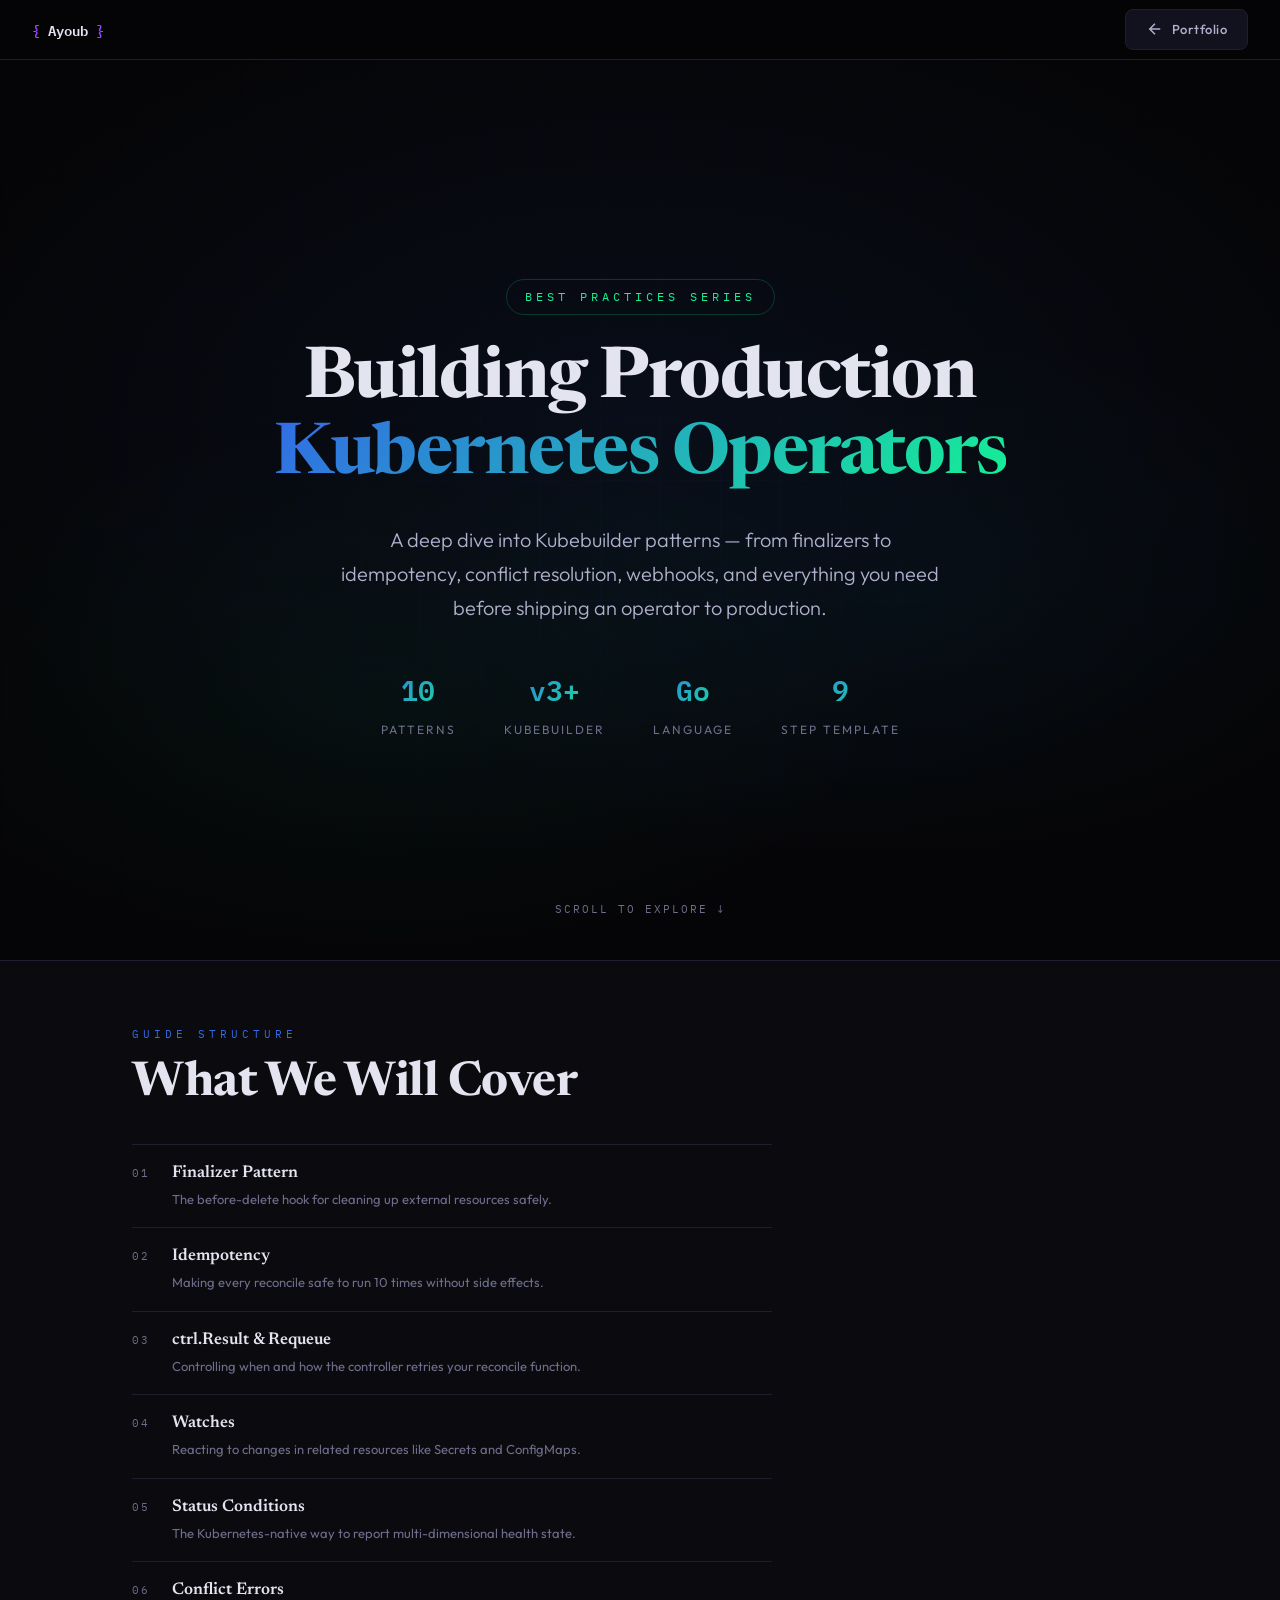
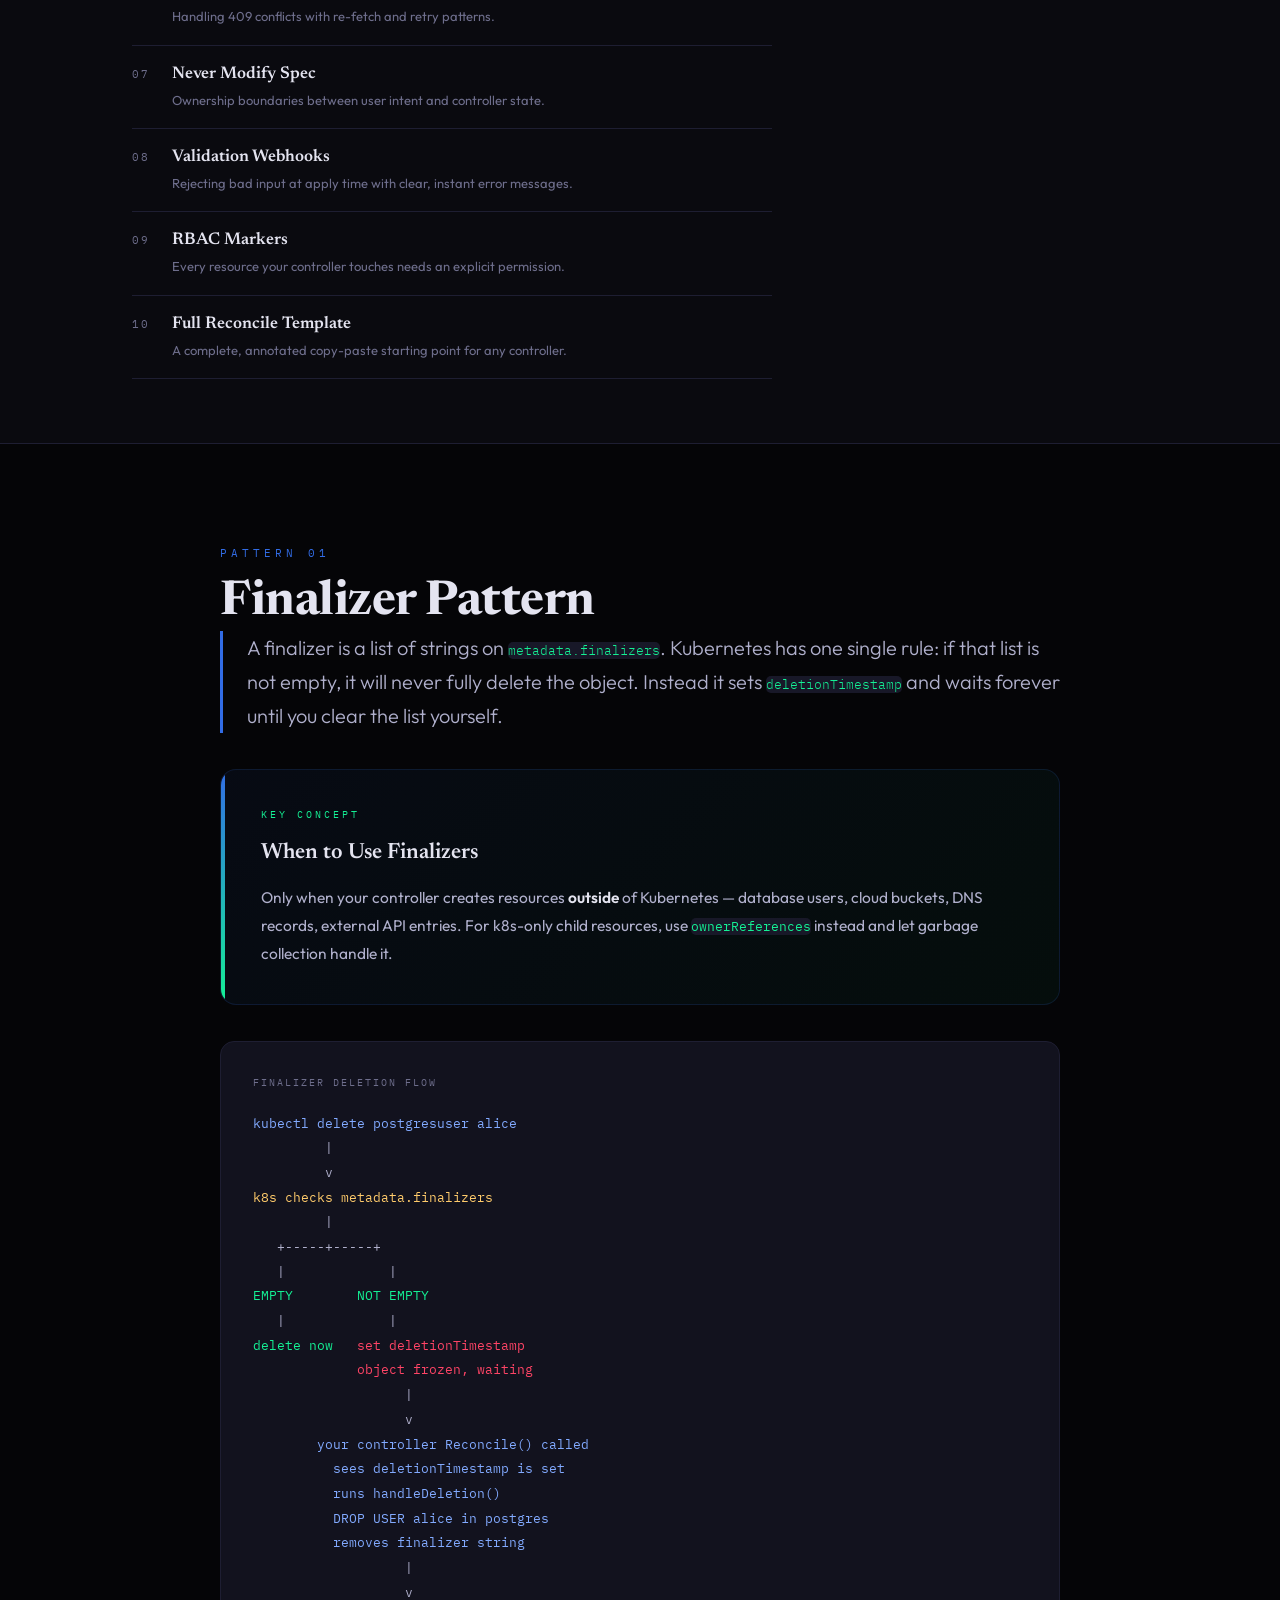
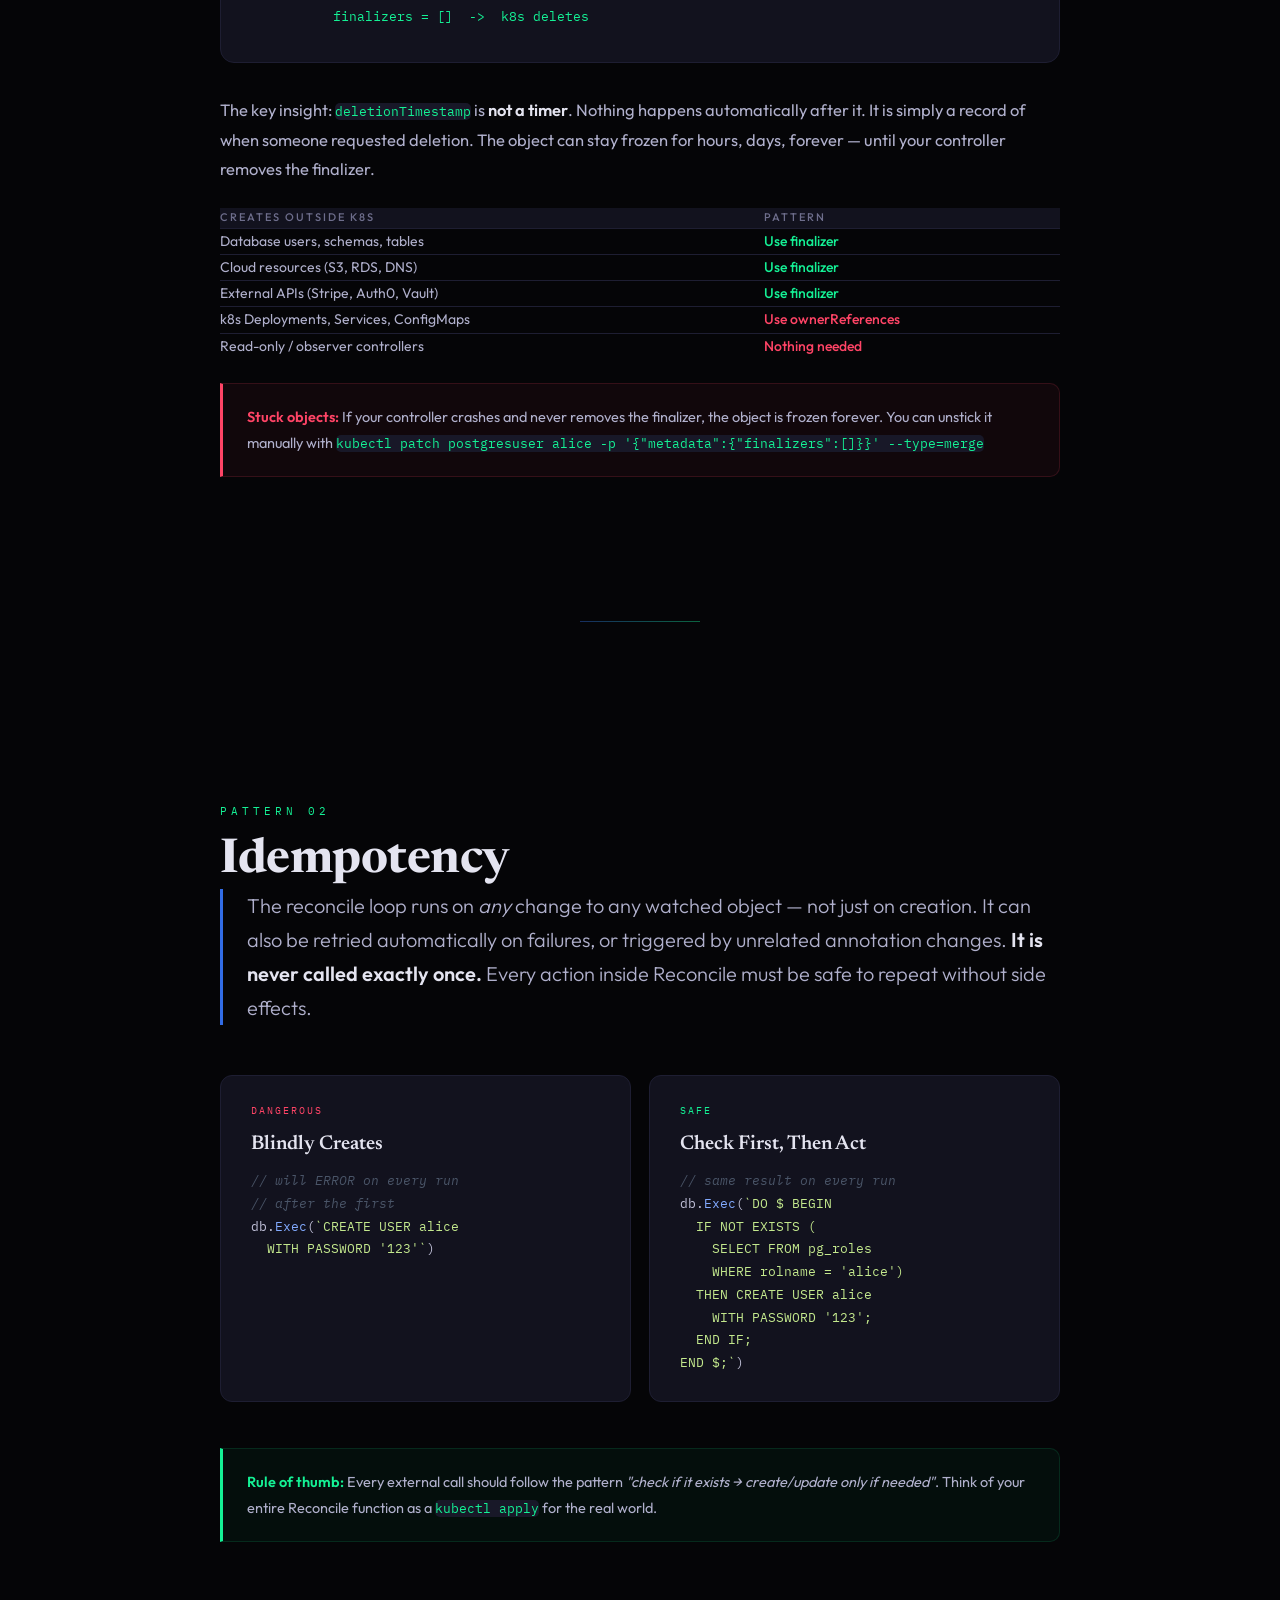
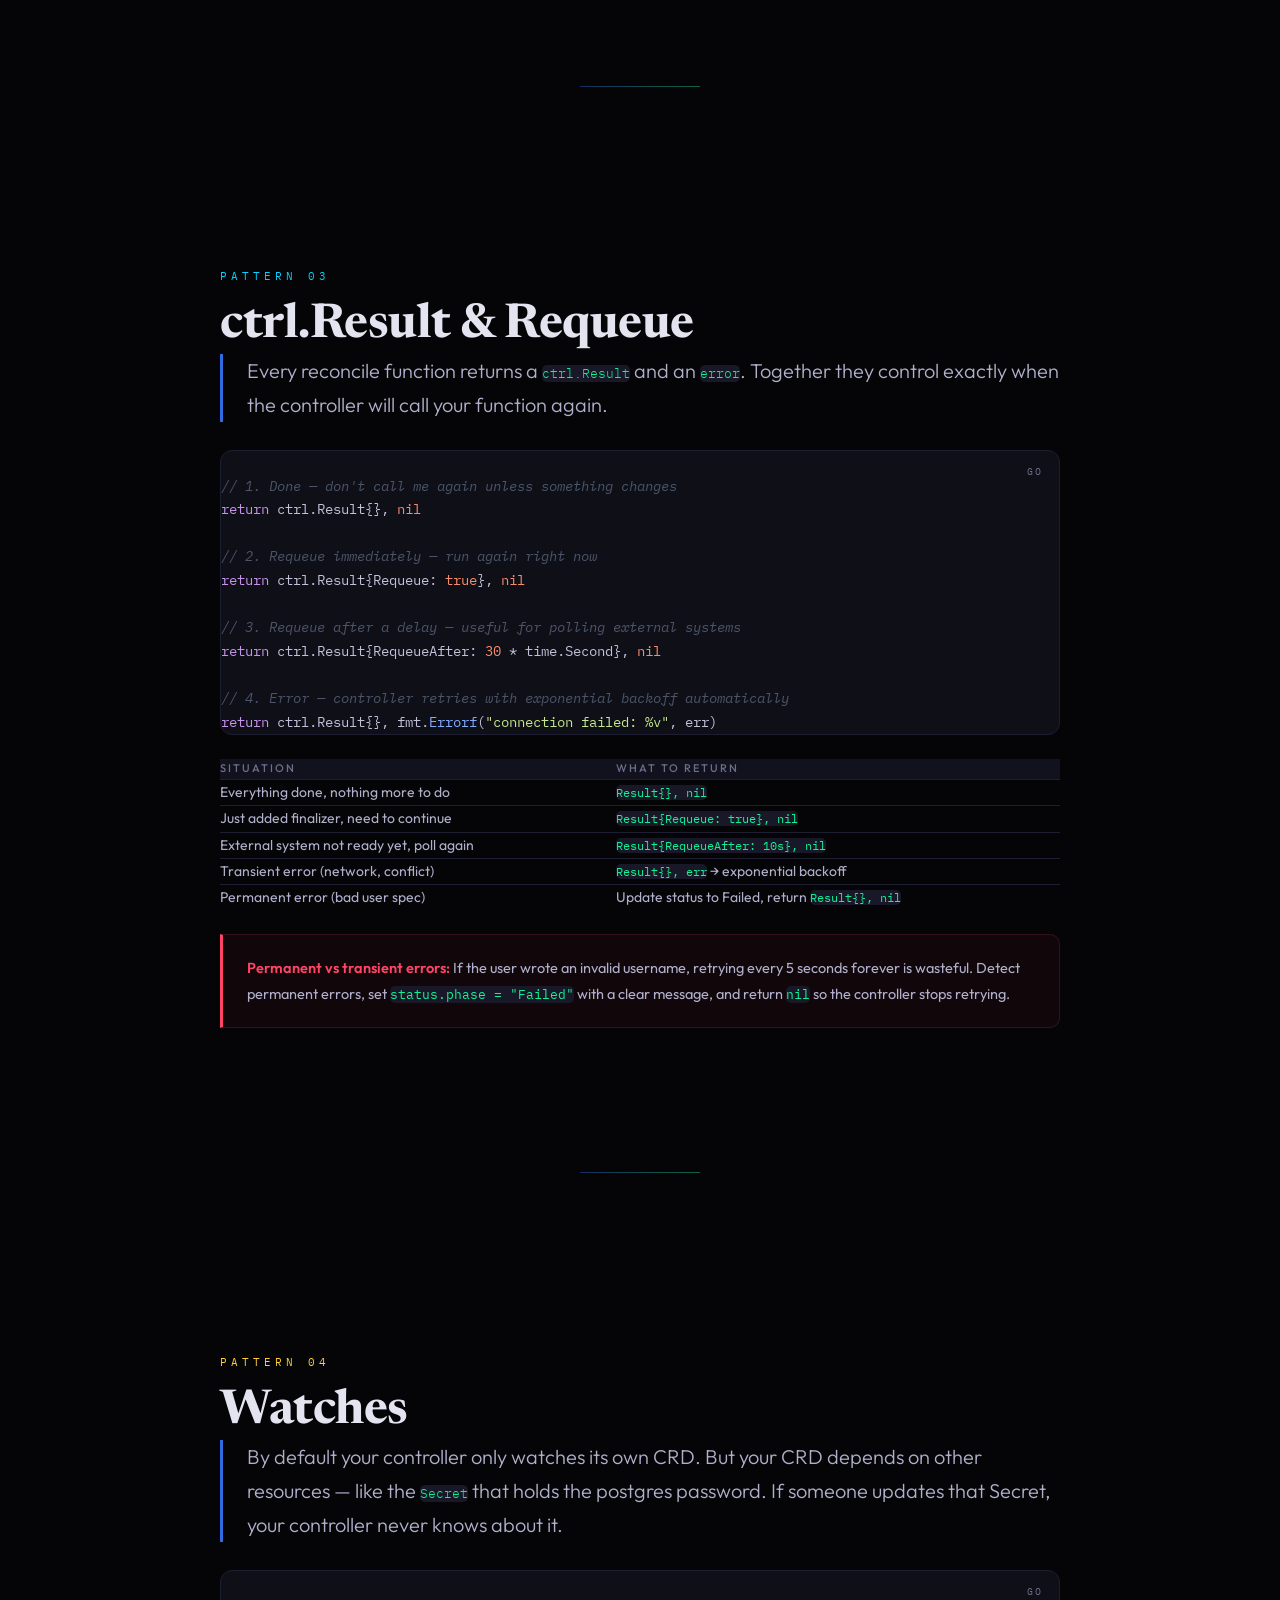
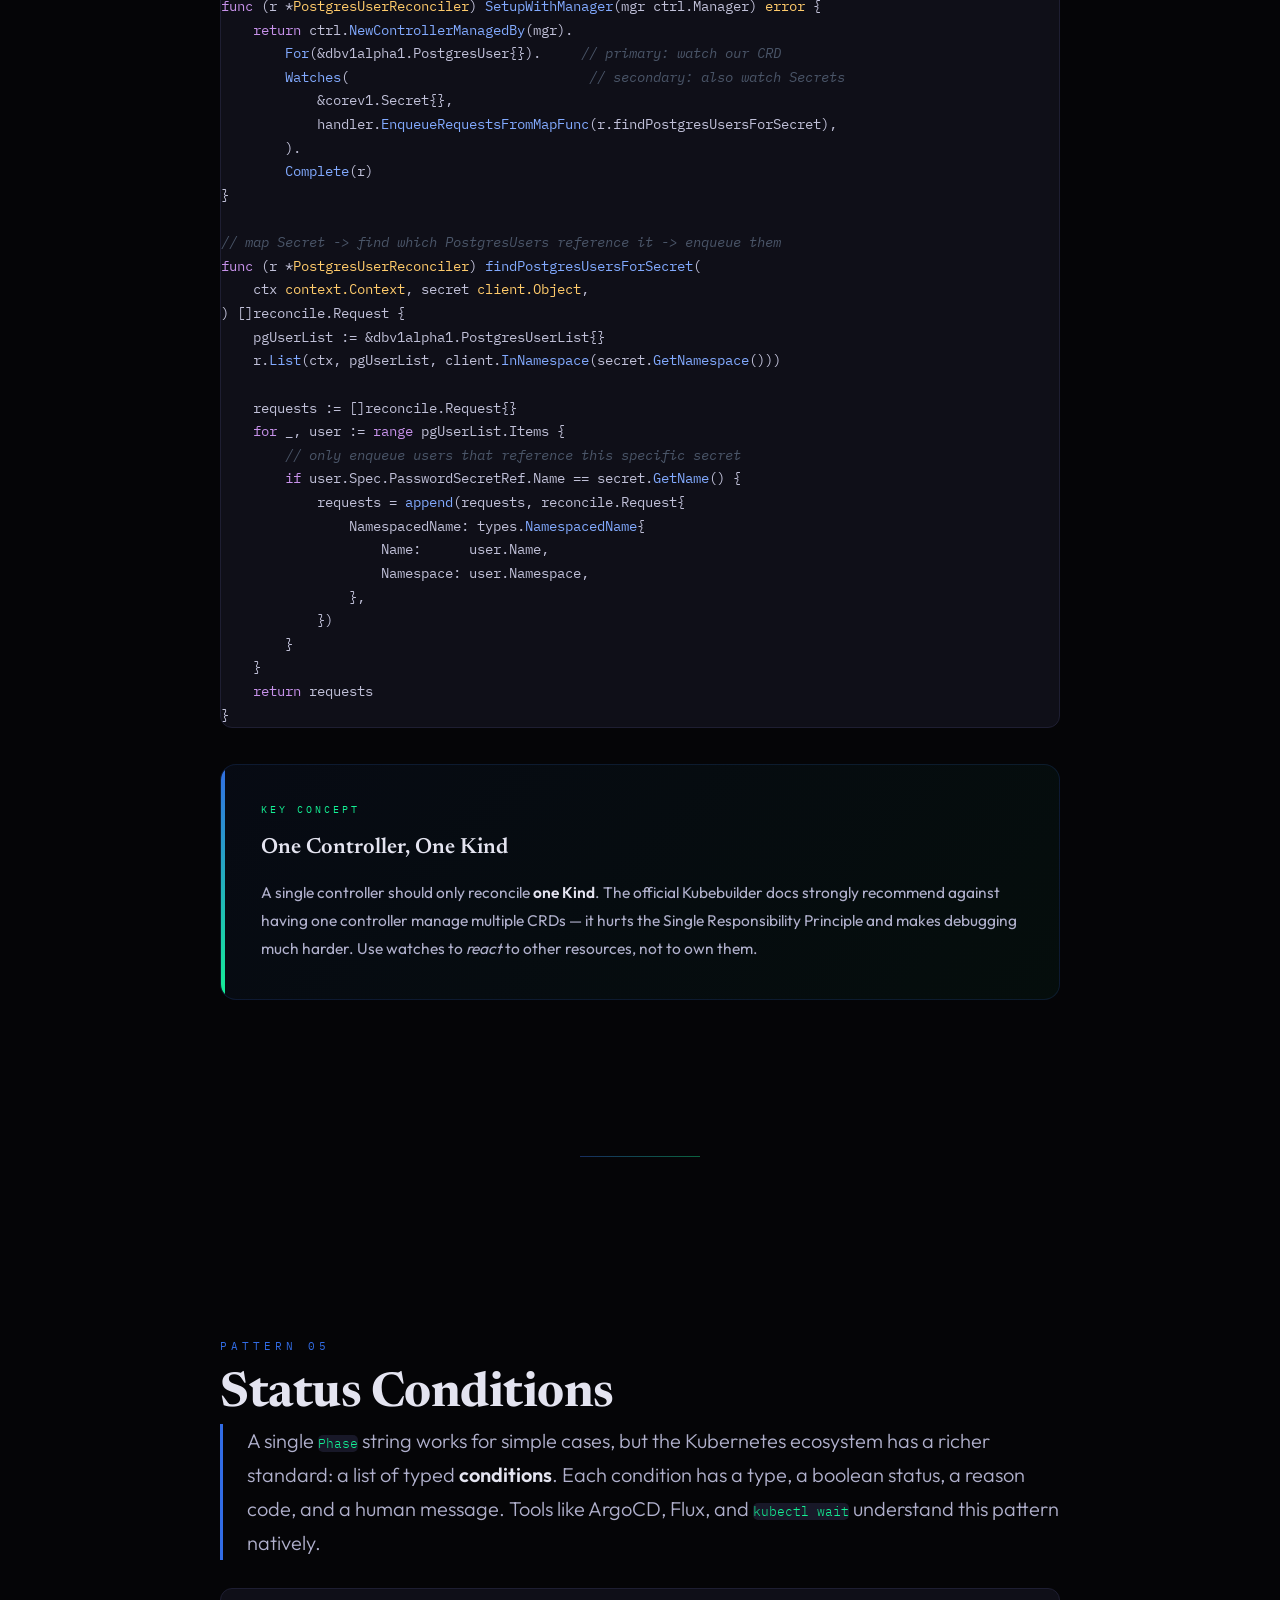
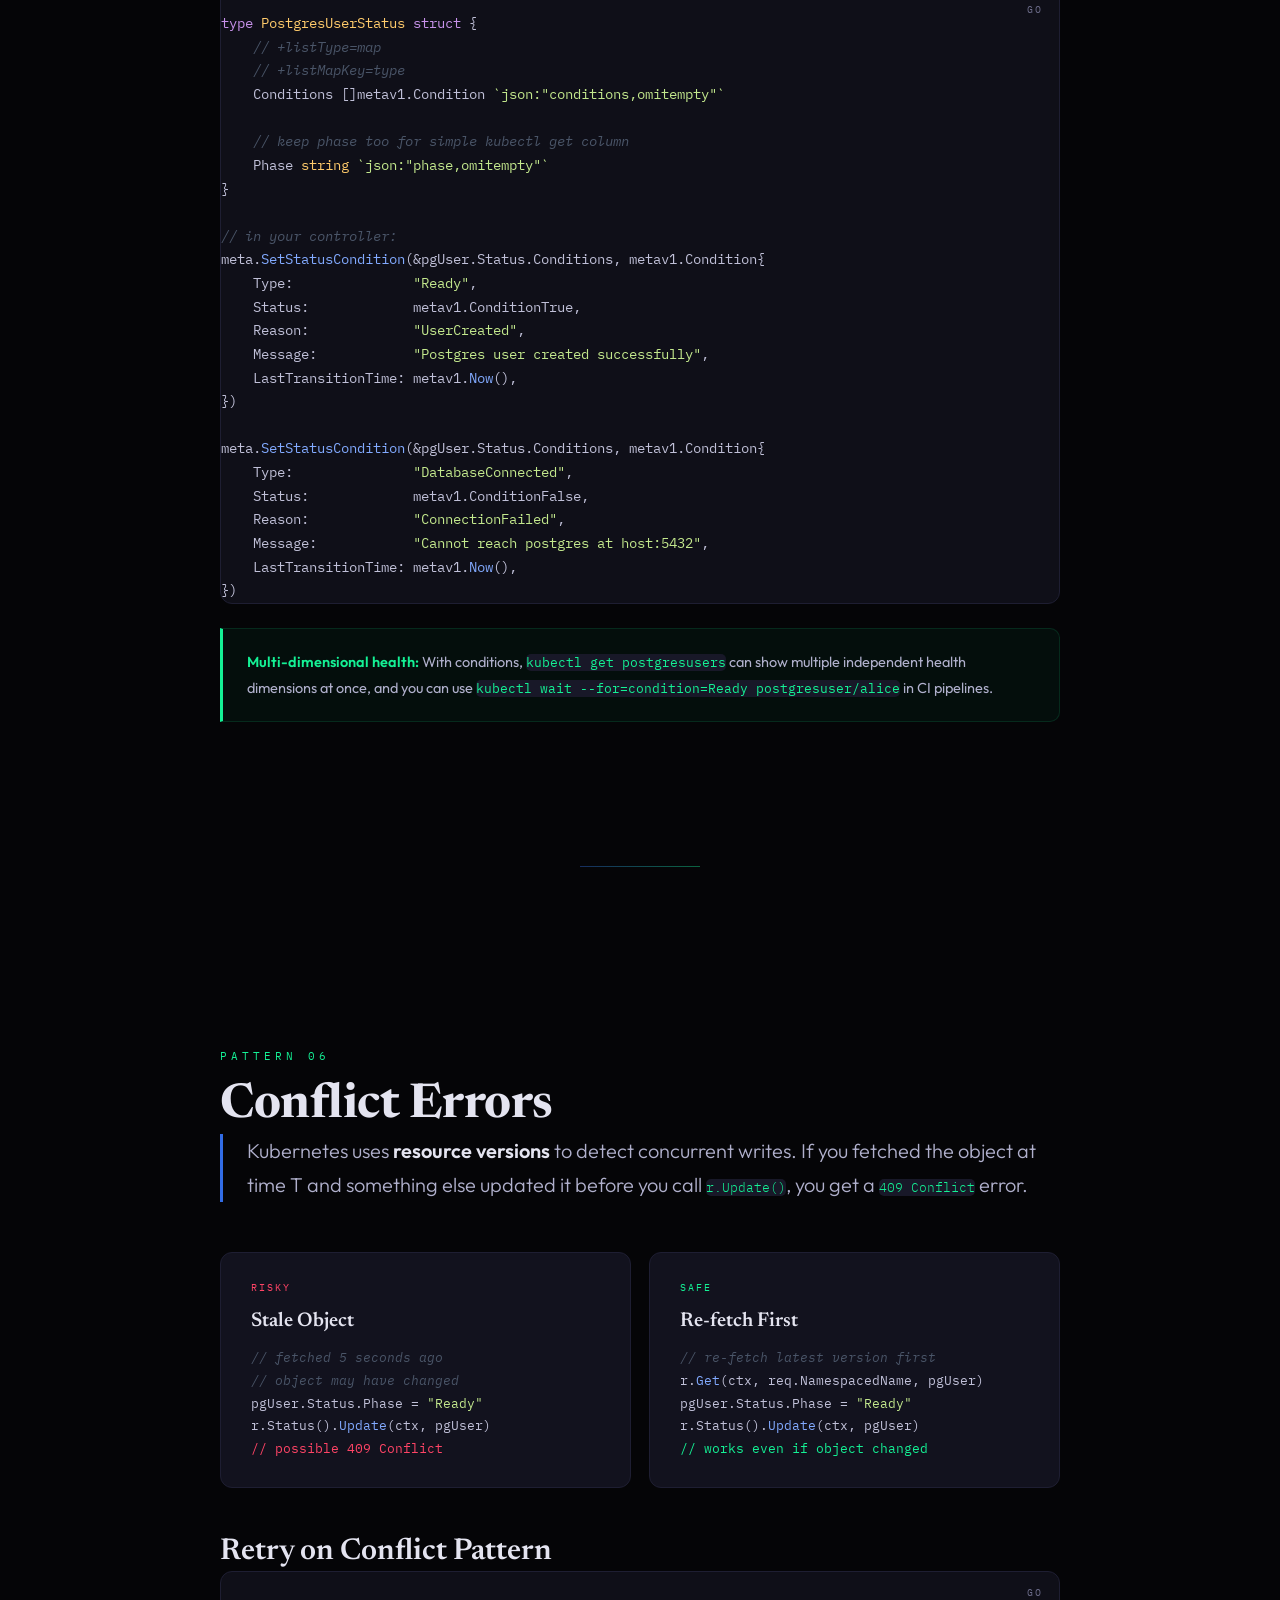
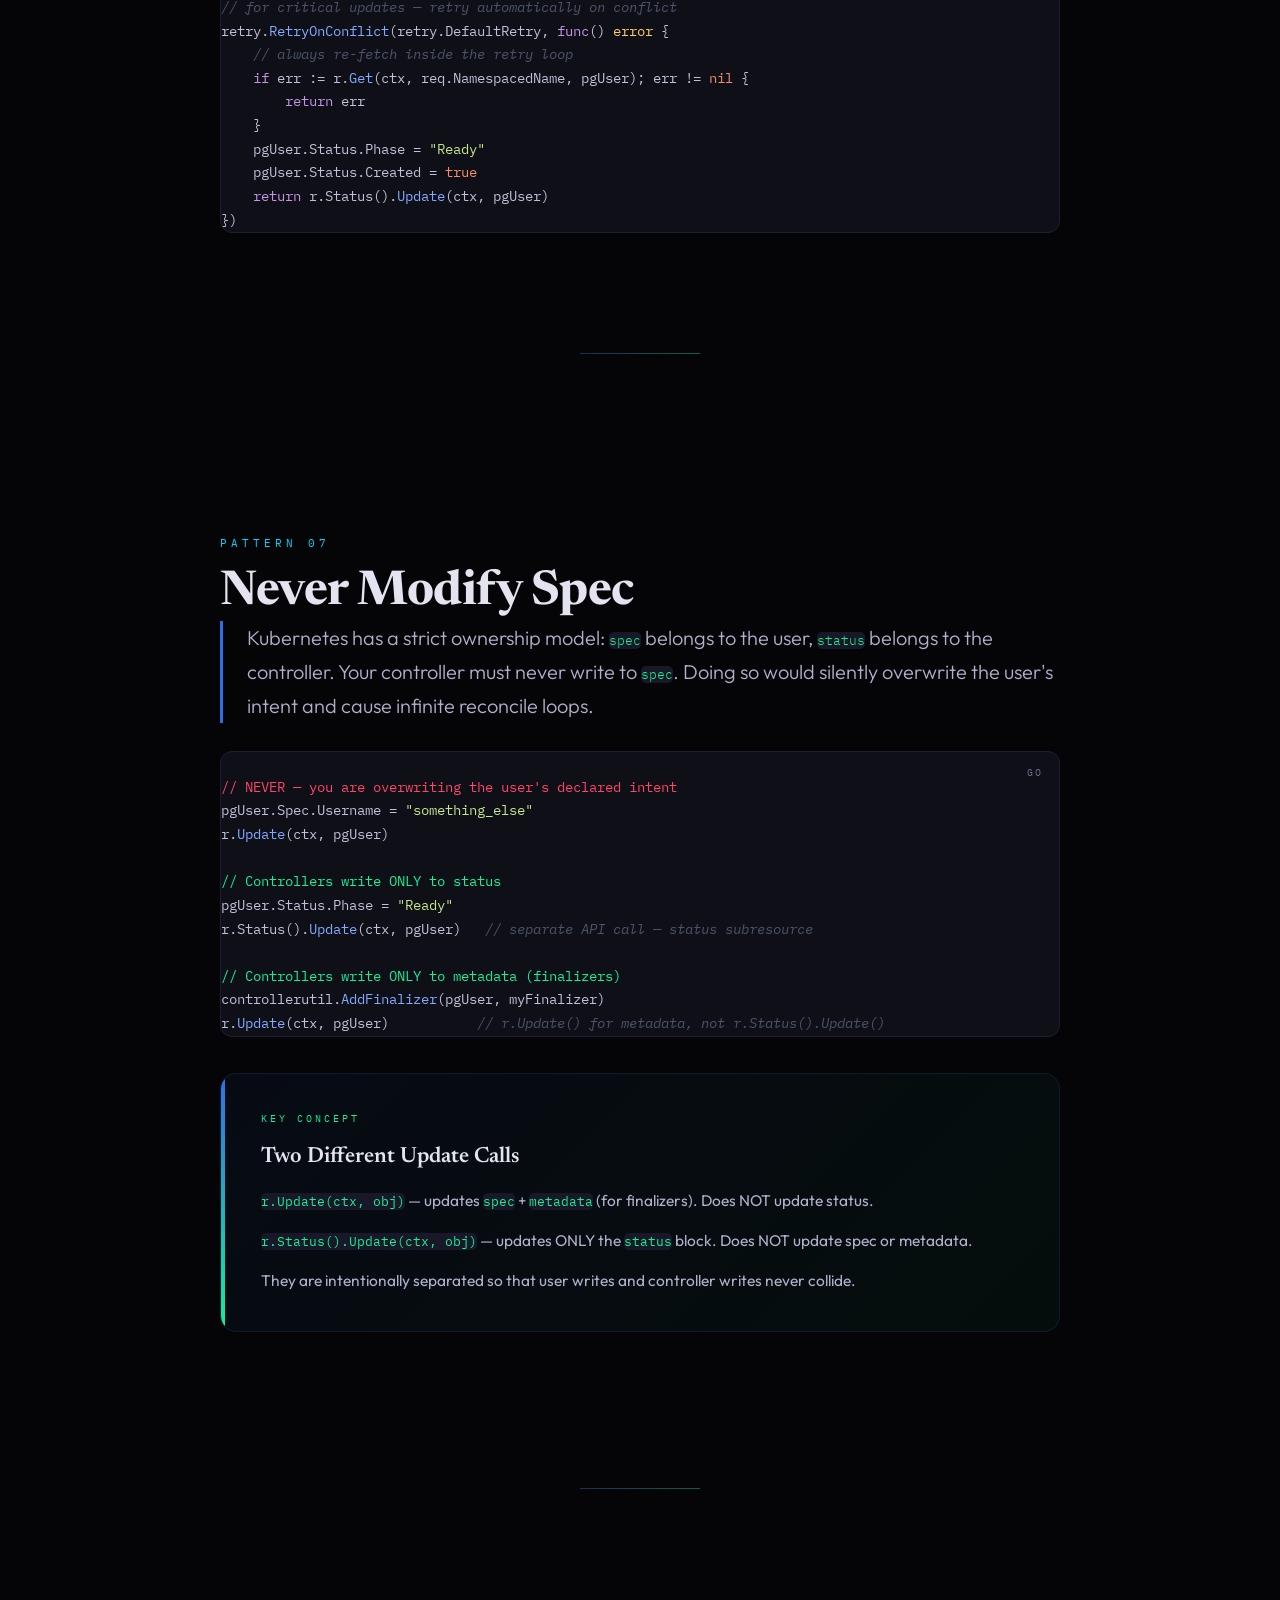
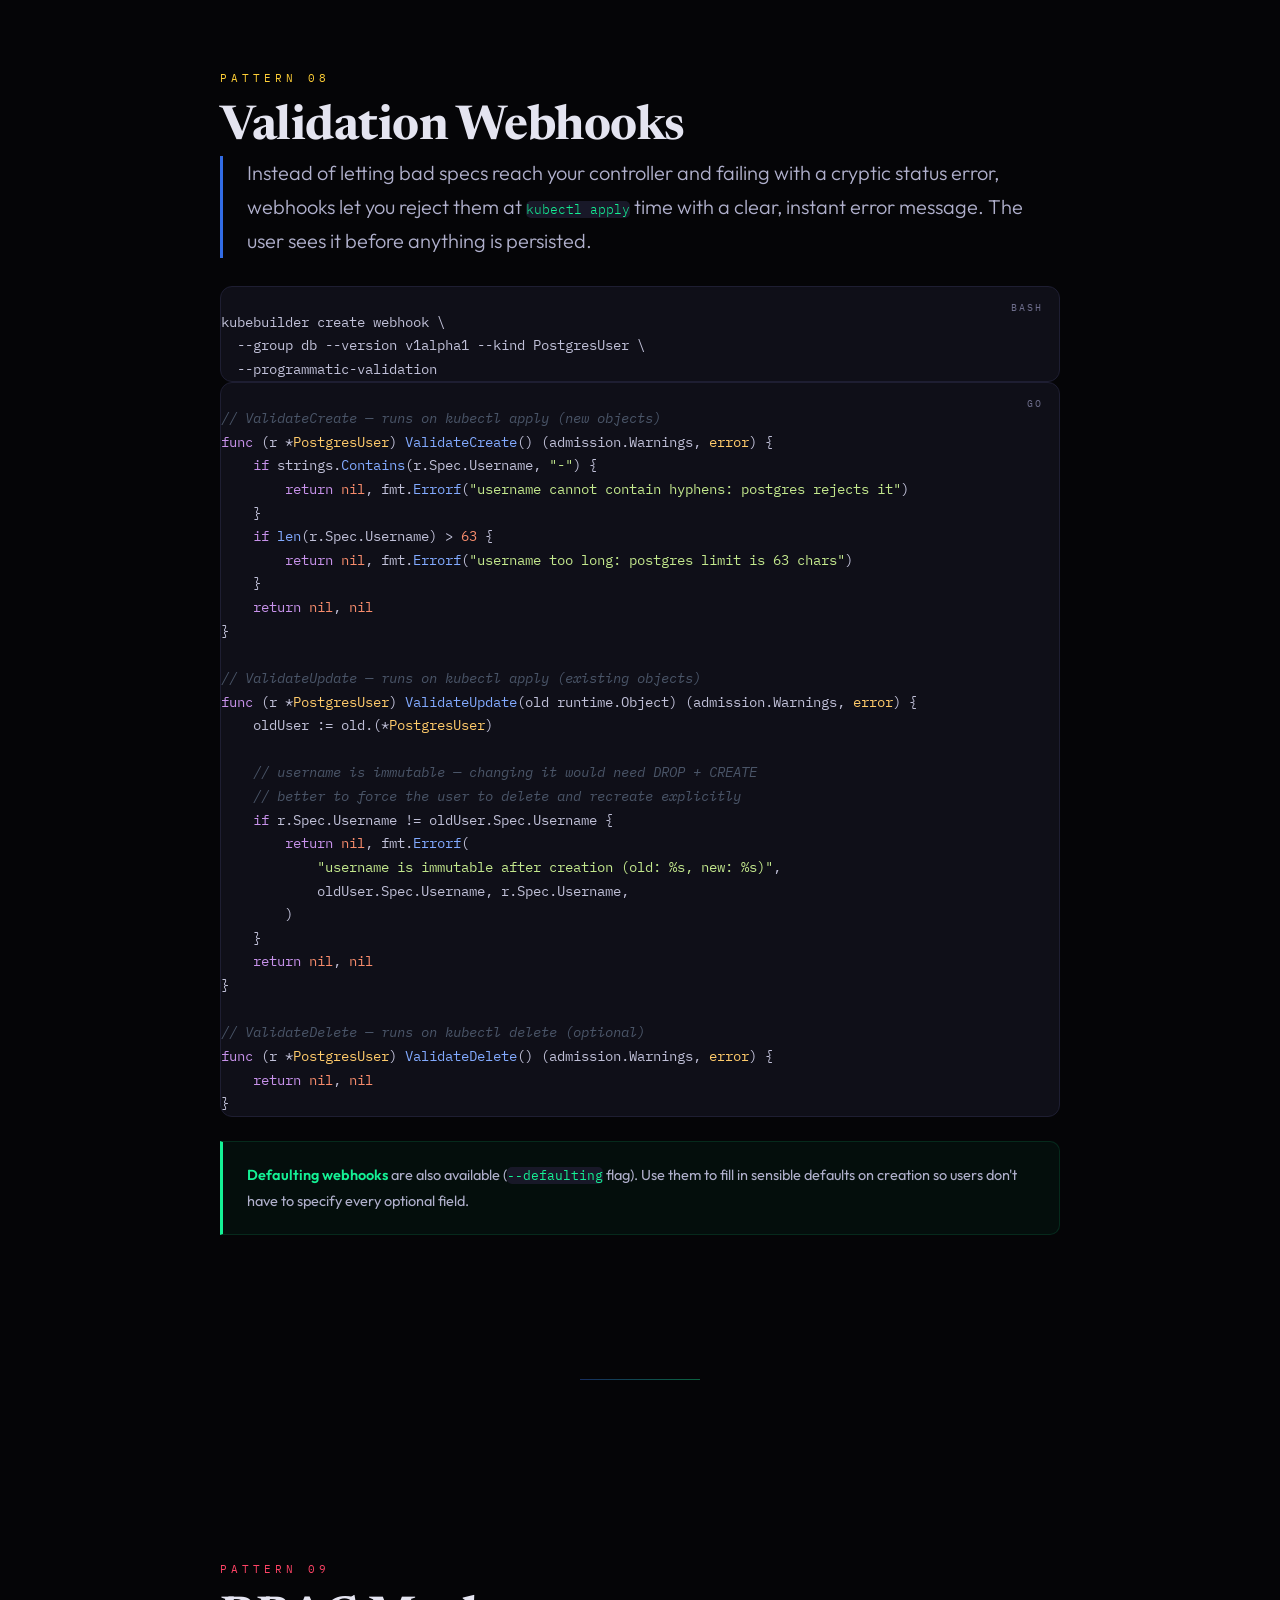
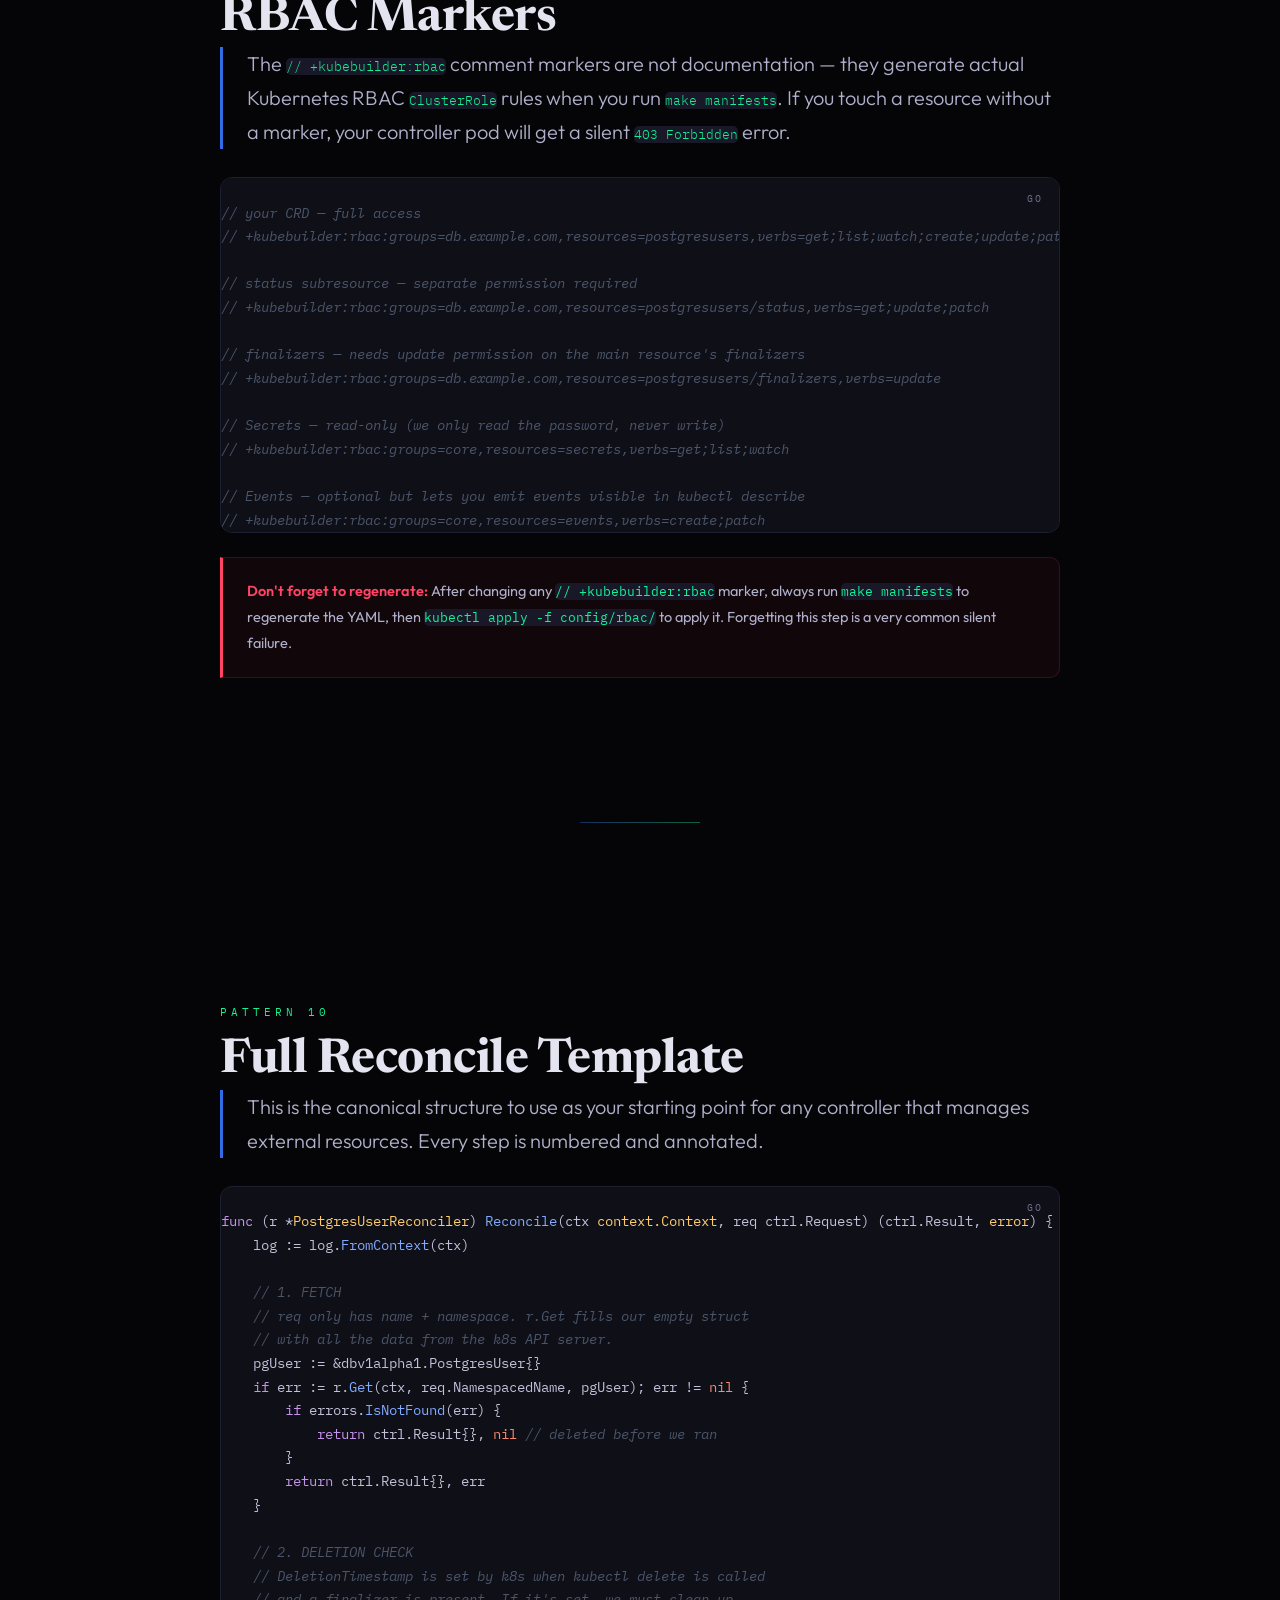
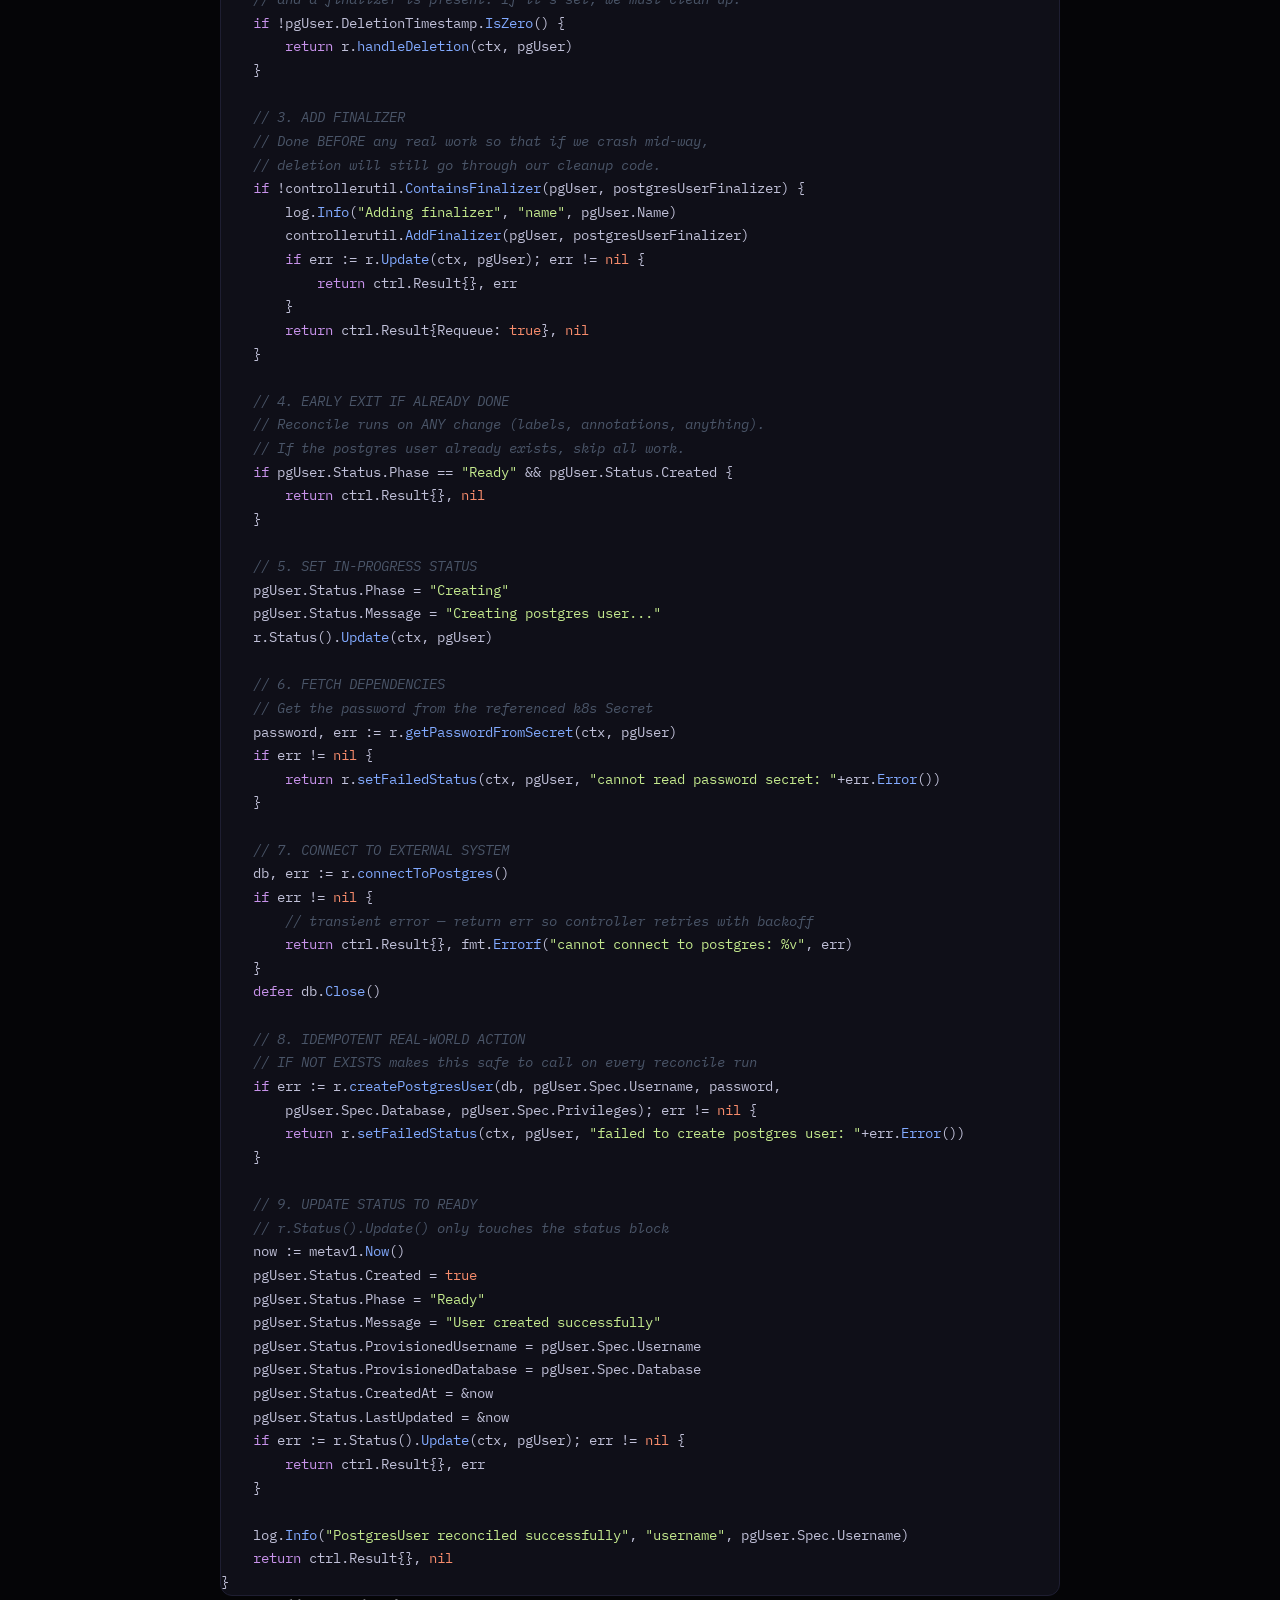
<file: blog/kubebuilder-best-practices.html>
<!DOCTYPE html>
<html lang="en">
<head>
  <meta charset="UTF-8">
  <meta name="viewport" content="width=device-width, initial-scale=1.0">
  <meta name="description" content="Kubebuilder best practices for building production Kubernetes operators — finalizers, idempotency, watches, webhooks, RBAC, and a full reconcile template">
  <title>Kubebuilder Best Practices — Building Production Operators | Ayoub Idel</title>
  <link href="https://fonts.googleapis.com/css2?family=IBM+Plex+Mono:wght@400;500;600&family=Newsreader:ital,opsz,wght@0,6..72,300;0,6..72,400;0,6..72,500;0,6..72,600;0,6..72,700;1,6..72,400&family=Outfit:wght@300;400;500;600;700&display=swap" rel="stylesheet">
  <link rel="icon" type="image/svg+xml" href="../assets/favicon.svg">
  <link rel="stylesheet" href="../css/blog.css">
  <style>
      :root {
          --bg: #050507;
          --bg2: #0a0a0f;
          --bg3: #0f0f18;
          --surface: #12121e;
          --surface2: #181828;
          --border: #1e1e32;
          --border2: #2a2a44;
          --text: #e4e4f0;
          --text2: #b0b0cc;
          --text3: #6e6e8c;
          --sol: #326CE5;
          --sol2: #2856b8;
          --green: #14F195;
          --green2: #0bc47a;
          --cyan: #00D4FF;
          --rust: #F74C00;
          --yellow: #FFCF36;
          --red: #FF4466;
          --gradient: linear-gradient(135deg, #326CE5, #14F195);
          --gradient2: linear-gradient(135deg, #14F195, #00D4FF);
          --gradient3: linear-gradient(135deg, #326CE5, #00D4FF);
          --glow-sol: 0 0 60px rgba(50,108,229,0.15);
          --glow-green: 0 0 60px rgba(20,241,149,0.1);
      }

      /* LAYOUT */
      .page{width:100%;overflow-x:hidden;padding-top:60px}
      .container{max-width:840px;margin:0 auto;padding:0 32px}
      .wide{max-width:1080px;margin:0 auto;padding:0 32px}

      /* HERO */
      .hero{
          min-height:100vh;
          display:flex;align-items:center;justify-content:center;
          text-align:center;position:relative;overflow:hidden;
      }
      .hero::before{
          content:'';position:absolute;inset:0;
          background:
              radial-gradient(ellipse 60% 50% at 50% 40%, rgba(50,108,229,0.08), transparent),
              radial-gradient(ellipse 40% 30% at 30% 70%, rgba(20,241,149,0.04), transparent),
              radial-gradient(ellipse 40% 30% at 70% 60%, rgba(0,212,255,0.03), transparent);
          pointer-events:none;
      }
      .hero-grid{
          position:absolute;inset:0;
          background-image:
              linear-gradient(rgba(50,108,229,0.03) 1px, transparent 1px),
              linear-gradient(90deg, rgba(50,108,229,0.03) 1px, transparent 1px);
          background-size:60px 60px;
          mask-image:radial-gradient(ellipse 70% 60% at 50% 50%, black, transparent);
      }
      .hero-content{position:relative;z-index:1}
      .hero-tag{
          font-family:'IBM Plex Mono',monospace;font-size:12px;
          letter-spacing:4px;text-transform:uppercase;color:var(--green);
          margin-bottom:28px;display:inline-block;
          padding:6px 18px;border:1px solid rgba(20,241,149,0.2);border-radius:100px;
      }
      .hero h1{
          font-family:'Newsreader',serif;
          font-size:clamp(38px,5.5vw,72px);font-weight:700;
          line-height:1.08;margin-bottom:28px;letter-spacing:-1.5px;
      }
      .hero h1 .grad{
          background:var(--gradient);
          -webkit-background-clip:text;-webkit-text-fill-color:transparent;
      }
      .hero-sub{
          font-size:clamp(16px,2vw,20px);color:var(--text2);
          max-width:620px;margin:0 auto 40px;font-weight:300;line-height:1.7;
      }
      .hero-stats{display:flex;gap:48px;justify-content:center;flex-wrap:wrap}
      .hero-stat{text-align:center}
      .hero-stat .val{
          font-family:'IBM Plex Mono',monospace;font-size:28px;font-weight:600;
          background:var(--gradient);-webkit-background-clip:text;-webkit-text-fill-color:transparent;
      }
      .hero-stat .lbl{font-size:12px;color:var(--text3);text-transform:uppercase;letter-spacing:2px;margin-top:4px}
      .scroll-hint{
          position:absolute;bottom:40px;left:50%;transform:translateX(-50%);
          font-family:'IBM Plex Mono',monospace;font-size:11px;color:var(--text3);
          letter-spacing:2px;text-transform:uppercase;animation:pulse 2s ease-in-out infinite;
      }
      @keyframes pulse{0%,100%{opacity:.4}50%{opacity:1}}

      /* TOC */
      .toc-section{border-top:1px solid var(--border);border-bottom:1px solid var(--border);padding:64px 0;background:var(--bg2)}
      .toc-list{list-style:none;margin-top:32px;max-width:640px}
      .toc-list li{border-top:1px solid var(--border)}
      .toc-list li:last-child{border-bottom:1px solid var(--border)}
      .toc-list a{display:flex;align-items:baseline;gap:16px;padding:18px 0;text-decoration:none;transition:padding .15s ease}
      .toc-list a:hover{padding-left:10px}
      .toc-list .num{font-family:'IBM Plex Mono',monospace;font-size:11px;color:var(--text3);letter-spacing:2px;flex-shrink:0;min-width:24px}
      .toc-list .toc-content{flex:1;min-width:0}
      .toc-list .title{font-family:'Newsreader',serif;font-size:17px;font-weight:600;color:var(--text);line-height:1.35;transition:color .15s}
      .toc-list a:hover .title{color:var(--green)}
      .toc-list .desc{font-size:13px;color:var(--text3);line-height:1.5;margin-top:4px}

      /* SECTIONS */
      .chapter{padding:100px 0 40px;position:relative}
      .chapter + .chapter{border-top:1px solid var(--border)}
      .chapter-num{
          font-family:'IBM Plex Mono',monospace;font-size:11px;letter-spacing:4px;
          text-transform:uppercase;color:var(--sol);margin-bottom:12px;
      }
      .chapter-num.g{color:var(--green)}
      .chapter-num.c{color:var(--cyan)}
      .chapter-num.y{color:var(--yellow)}
      .chapter-num.r{color:var(--red)}

      h2{font-family:'Newsreader',serif;font-size:clamp(32px,4vw,48px);font-weight:700;line-height:1.15;margin-bottom:20px;letter-spacing:-0.5px}
      h3{font-family:'Newsreader',serif;font-size:clamp(22px,3vw,30px);font-weight:600;line-height:1.25;margin:56px 0 16px}
      h4{font-size:18px;font-weight:600;margin:36px 0 12px;color:var(--text)}
      p{margin-bottom:18px;color:var(--text2);font-size:16.5px}
      p strong{color:var(--text);font-weight:600}

      /* SPECIAL BLOCKS */
      .lead{font-size:20px;color:var(--text2);line-height:1.7;margin-bottom:28px;font-weight:300;border-left:3px solid var(--sol);padding-left:24px}

      .axiom{
          background:linear-gradient(135deg, rgba(50,108,229,0.06), rgba(20,241,149,0.04));
          border:1px solid rgba(50,108,229,0.15);border-radius:16px;
          padding:36px 40px;margin:36px 0;position:relative;overflow:hidden;
      }
      .axiom::before{content:'';position:absolute;top:0;left:0;width:4px;height:100%;background:var(--gradient);border-radius:4px 0 0 4px}
      .axiom .tag{font-family:'IBM Plex Mono',monospace;font-size:10px;letter-spacing:3px;text-transform:uppercase;color:var(--green);margin-bottom:10px}
      .axiom h5{font-family:'Newsreader',serif;font-size:22px;font-weight:600;margin-bottom:10px;color:var(--text)}
      .axiom p{margin-bottom:0;font-size:15.5px}
      .axiom p + p{margin-top:12px}

      .def{background:var(--surface);border:1px solid var(--border);border-radius:12px;padding:26px 30px;margin:22px 0}
      .def .tag{font-family:'IBM Plex Mono',monospace;font-size:10px;letter-spacing:2px;text-transform:uppercase;color:var(--cyan);margin-bottom:6px}
      .def .tag.sol-t{color:var(--sol)}
      .def .tag.g-t{color:var(--green)}
      .def .tag.y-t{color:var(--yellow)}
      .def .tag.r-t{color:var(--red)}
      .def h5{font-family:'Newsreader',serif;font-size:20px;font-weight:600;margin-bottom:8px;color:var(--text)}
      .def p{margin-bottom:0;font-size:15px}
      .def p + p{margin-top:10px}

      .warn{background:rgba(255,68,102,0.05);border:1px solid rgba(255,68,102,0.15);border-left:3px solid var(--red);border-radius:0 10px 10px 0;padding:20px 24px;margin:24px 0}
      .warn strong{color:var(--red)}
      .warn p{margin-bottom:0;font-size:14.5px}

      .tip{background:rgba(20,241,149,0.04);border:1px solid rgba(20,241,149,0.12);border-left:3px solid var(--green);border-radius:0 10px 10px 0;padding:20px 24px;margin:24px 0}
      .tip strong{color:var(--green)}
      .tip p{margin-bottom:0;font-size:14.5px}

      /* GRID */
      .g2{display:grid;grid-template-columns:1fr 1fr;gap:18px;margin:24px 0}
      .g3{display:grid;grid-template-columns:1fr 1fr 1fr;gap:18px;margin:24px 0}
      @media(max-width:700px){.g2,.g3{grid-template-columns:1fr}}

      /* DIAGRAM */
      .diagram{background:var(--surface);border:1px solid var(--border);border-radius:14px;padding:32px;margin:32px 0;overflow-x:auto}
      .diagram .cap{font-family:'IBM Plex Mono',monospace;font-size:10px;letter-spacing:2px;text-transform:uppercase;color:var(--text3);margin-bottom:20px}
      .diagram pre{background:none;border:none;padding:0;margin:0;font-size:13px;line-height:1.9;color:var(--text2)}

      /* CODE */
      pre{
          background:var(--bg3);border:1px solid var(--border);border-radius:12px;
          padding:24px 28px;overflow-x:auto;margin:22px 0;
          font-family:'IBM Plex Mono',monospace;font-size:13.5px;line-height:1.75;
          color:#c0c0d8;position:relative;
      }
      pre .lang{position:absolute;top:12px;right:16px;font-size:10px;letter-spacing:2px;text-transform:uppercase;color:var(--text3)}
      code{font-family:'IBM Plex Mono',monospace;font-size:13.5px}
      :not(pre)>code{background:var(--surface2);padding:2px 8px;border-radius:5px;color:var(--green);font-size:13px}
      .kw{color:#c792ea}.fn{color:#82aaff}.str{color:#c3e88d}
      .cm{color:#4a5568;font-style:italic}.ty{color:#ffcb6b}
      .num{color:#f78c6c}.mac{color:#89ddff}.lt{color:#f07178}
      .good{color:#14F195}.bad{color:#FF4466}

      /* TABLE */
      .table-wrap{overflow-x:auto;margin:24px 0}
      table{width:100%;border-collapse:collapse;font-size:14px}
      th{text-align:left;padding:12px 16px;background:var(--surface);color:var(--text3);font-weight:500;font-size:11px;letter-spacing:2px;text-transform:uppercase;border-bottom:1px solid var(--border)}
      td{padding:14px 16px;border-bottom:1px solid var(--border);color:var(--text2);vertical-align:top}
      tr:last-child td{border-bottom:none}
      tr:hover td{background:rgba(255,255,255,0.02)}
      td code{background:var(--surface2);padding:2px 7px;border-radius:5px;font-size:12px;color:var(--green)}
      .yes{color:var(--green);font-weight:500}
      .no{color:var(--red);font-weight:500}

      /* SEPARATOR */
      .sep{height:1px;margin:80px auto;max-width:120px;background:var(--gradient);opacity:.4;border:none}

      /* FOOTER */
      .footer{border-top:1px solid var(--border);padding:48px 0;text-align:center;color:var(--text3);font-size:13px}
      .footer a{color:var(--sol);text-decoration:none}

      /* ANIMATIONS */
      .fade-in{opacity:0;transform:translateY(24px);transition:all .6s cubic-bezier(.16,1,.3,1)}
      .fade-in.visible{opacity:1;transform:translateY(0)}

      /* RESPONSIVE */
      @media(max-width:600px){
          .container,.wide{padding:0 18px}
          .hero-stats{gap:28px}
          pre{padding:16px 18px;font-size:12.5px}
          .axiom{padding:24px}
          .def{padding:20px}
          .diagram{padding:20px}
          .top-nav{padding:0 18px}
          .nav-links{gap:16px}
      }
      @media(max-width:480px){
          .nav-links .hide-mobile{display:none}
      }
  </style>
</head>
<body class="blog-page">

<!-- TOP NAV -->
<nav class="top-nav">
    <a href="../blog/" class="nav-logo">
        <span class="bracket">{</span> Ayoub <span class="bracket">}</span>
    </a>
    <div class="nav-links">
        <a href="../index.html" class="back-to-portfolio">
            <svg viewBox="0 0 24 24" fill="none" stroke="currentColor" stroke-width="2" width="18" height="18"><path d="M19 12H5M12 19l-7-7 7-7"></path></svg>
            <span>Portfolio</span>
        </a>
    </div>
</nav>

<div class="page">

  <!-- HERO -->
  <section class="hero">
    <div class="hero-grid"></div>
    <div class="hero-content">
      <div class="hero-tag">Best Practices Series</div>
      <h1>Building Production<br><span class="grad">Kubernetes Operators</span></h1>
      <p class="hero-sub">A deep dive into Kubebuilder patterns — from finalizers to idempotency, conflict resolution, webhooks, and everything you need before shipping an operator to production.</p>
      <div class="hero-stats">
        <div class="hero-stat"><div class="val">10</div><div class="lbl">Patterns</div></div>
        <div class="hero-stat"><div class="val">v3+</div><div class="lbl">Kubebuilder</div></div>
        <div class="hero-stat"><div class="val">Go</div><div class="lbl">Language</div></div>
        <div class="hero-stat"><div class="val">9</div><div class="lbl">Step Template</div></div>
      </div>
    </div>
    <div class="scroll-hint">Scroll to explore &#8595;</div>
  </section>

  <!-- TABLE OF CONTENTS -->
  <section class="toc-section">
    <div class="wide">
      <div class="chapter-num">Guide Structure</div>
      <h2>What We Will Cover</h2>
      <ul class="toc-list">
        <li><a href="#finalizer"><span class="num">01</span><div class="toc-content"><div class="title">Finalizer Pattern</div><div class="desc">The before-delete hook for cleaning up external resources safely.</div></div></a></li>
        <li><a href="#idempotency"><span class="num">02</span><div class="toc-content"><div class="title">Idempotency</div><div class="desc">Making every reconcile safe to run 10 times without side effects.</div></div></a></li>
        <li><a href="#ctrl-result"><span class="num">03</span><div class="toc-content"><div class="title">ctrl.Result &amp; Requeue</div><div class="desc">Controlling when and how the controller retries your reconcile function.</div></div></a></li>
        <li><a href="#watches"><span class="num">04</span><div class="toc-content"><div class="title">Watches</div><div class="desc">Reacting to changes in related resources like Secrets and ConfigMaps.</div></div></a></li>
        <li><a href="#status-conditions"><span class="num">05</span><div class="toc-content"><div class="title">Status Conditions</div><div class="desc">The Kubernetes-native way to report multi-dimensional health state.</div></div></a></li>
        <li><a href="#conflicts"><span class="num">06</span><div class="toc-content"><div class="title">Conflict Errors</div><div class="desc">Handling 409 conflicts with re-fetch and retry patterns.</div></div></a></li>
        <li><a href="#never-modify-spec"><span class="num">07</span><div class="toc-content"><div class="title">Never Modify Spec</div><div class="desc">Ownership boundaries between user intent and controller state.</div></div></a></li>
        <li><a href="#webhooks"><span class="num">08</span><div class="toc-content"><div class="title">Validation Webhooks</div><div class="desc">Rejecting bad input at apply time with clear, instant error messages.</div></div></a></li>
        <li><a href="#rbac"><span class="num">09</span><div class="toc-content"><div class="title">RBAC Markers</div><div class="desc">Every resource your controller touches needs an explicit permission.</div></div></a></li>
        <li><a href="#full-template"><span class="num">10</span><div class="toc-content"><div class="title">Full Reconcile Template</div><div class="desc">A complete, annotated copy-paste starting point for any controller.</div></div></a></li>
      </ul>
    </div>
  </section>

  <!-- ═══════════ SECTION 1: FINALIZER ═══════════ -->
  <div class="chapter container" id="finalizer">
    <div class="chapter-num">Pattern 01</div>
    <h2>Finalizer Pattern</h2>
    <p class="lead">A finalizer is a list of strings on <code>metadata.finalizers</code>. Kubernetes has one single rule: if that list is not empty, it will never fully delete the object. Instead it sets <code>deletionTimestamp</code> and waits forever until you clear the list yourself.</p>

    <div class="axiom">
      <div class="tag">Key Concept</div>
      <h5>When to Use Finalizers</h5>
      <p>Only when your controller creates resources <strong>outside</strong> of Kubernetes &mdash; database users, cloud buckets, DNS records, external API entries. For k8s-only child resources, use <code>ownerReferences</code> instead and let garbage collection handle it.</p>
    </div>

    <div class="diagram">
      <div class="cap">Finalizer Deletion Flow</div>
<pre>
<span class="fn">kubectl delete postgresuser alice</span>
         |
         v
<span class="ty">k8s checks metadata.finalizers</span>
         |
   +-----+-----+
   |             |
<span class="good">EMPTY        NOT EMPTY</span>
   |             |
<span class="good">delete now</span>   <span class="bad">set deletionTimestamp</span>
             <span class="bad">object frozen, waiting</span>
                   |
                   v
        <span class="fn">your controller Reconcile() called</span>
        <span class="fn">  sees deletionTimestamp is set</span>
        <span class="fn">  runs handleDeletion()</span>
        <span class="fn">  DROP USER alice in postgres</span>
        <span class="fn">  removes finalizer string</span>
                   |
                   v
          <span class="good">finalizers = []  ->  k8s deletes</span>
</pre>
    </div>

    <p>The key insight: <code>deletionTimestamp</code> is <strong>not a timer</strong>. Nothing happens automatically after it. It is simply a record of when someone requested deletion. The object can stay frozen for hours, days, forever &mdash; until your controller removes the finalizer.</p>

    <div class="table-wrap">
      <table>
        <thead>
          <tr><th>Creates Outside k8s</th><th>Pattern</th></tr>
        </thead>
        <tbody>
          <tr><td>Database users, schemas, tables</td><td class="yes">Use finalizer</td></tr>
          <tr><td>Cloud resources (S3, RDS, DNS)</td><td class="yes">Use finalizer</td></tr>
          <tr><td>External APIs (Stripe, Auth0, Vault)</td><td class="yes">Use finalizer</td></tr>
          <tr><td>k8s Deployments, Services, ConfigMaps</td><td class="no">Use ownerReferences</td></tr>
          <tr><td>Read-only / observer controllers</td><td class="no">Nothing needed</td></tr>
        </tbody>
      </table>
    </div>

    <div class="warn">
      <p><strong>Stuck objects:</strong> If your controller crashes and never removes the finalizer, the object is frozen forever. You can unstick it manually with <code>kubectl patch postgresuser alice -p '{"metadata":{"finalizers":[]}}' --type=merge</code></p>
    </div>
  </div>

  <hr class="sep">

  <!-- ═══════════ SECTION 2: IDEMPOTENCY ═══════════ -->
  <div class="chapter container" id="idempotency">
    <div class="chapter-num g">Pattern 02</div>
    <h2>Idempotency</h2>
    <p class="lead">The reconcile loop runs on <em>any</em> change to any watched object &mdash; not just on creation. It can also be retried automatically on failures, or triggered by unrelated annotation changes. <strong>It is never called exactly once.</strong> Every action inside Reconcile must be safe to repeat without side effects.</p>

    <div class="g2">
      <div class="def">
        <div class="tag r-t">Dangerous</div>
        <h5>Blindly Creates</h5>
<pre style="background:none;border:none;padding:0;margin:8px 0 0;font-size:13px"><span class="cm">// will ERROR on every run</span>
<span class="cm">// after the first</span>
db.<span class="fn">Exec</span>(<span class="str">`CREATE USER alice
  WITH PASSWORD '123'`</span>)
</pre>
      </div>
      <div class="def">
        <div class="tag g-t">Safe</div>
        <h5>Check First, Then Act</h5>
<pre style="background:none;border:none;padding:0;margin:8px 0 0;font-size:13px"><span class="cm">// same result on every run</span>
db.<span class="fn">Exec</span>(<span class="str">`DO $ BEGIN
  IF NOT EXISTS (
    SELECT FROM pg_roles
    WHERE rolname = 'alice')
  THEN CREATE USER alice
    WITH PASSWORD '123';
  END IF;
END $;`</span>)
</pre>
      </div>
    </div>

    <div class="tip">
      <p><strong>Rule of thumb:</strong> Every external call should follow the pattern <em>"check if it exists &rarr; create/update only if needed"</em>. Think of your entire Reconcile function as a <code>kubectl apply</code> for the real world.</p>
    </div>
  </div>

  <hr class="sep">

  <!-- ═══════════ SECTION 3: CTRL.RESULT ═══════════ -->
  <div class="chapter container" id="ctrl-result">
    <div class="chapter-num c">Pattern 03</div>
    <h2>ctrl.Result &amp; Requeue</h2>
    <p class="lead">Every reconcile function returns a <code>ctrl.Result</code> and an <code>error</code>. Together they control exactly when the controller will call your function again.</p>

    <pre><span class="lang">go</span>
<span class="cm">// 1. Done &mdash; don't call me again unless something changes</span>
<span class="kw">return</span> ctrl.Result{}, <span class="num">nil</span>

<span class="cm">// 2. Requeue immediately &mdash; run again right now</span>
<span class="kw">return</span> ctrl.Result{Requeue: <span class="num">true</span>}, <span class="num">nil</span>

<span class="cm">// 3. Requeue after a delay &mdash; useful for polling external systems</span>
<span class="kw">return</span> ctrl.Result{RequeueAfter: <span class="num">30</span> * time.Second}, <span class="num">nil</span>

<span class="cm">// 4. Error &mdash; controller retries with exponential backoff automatically</span>
<span class="kw">return</span> ctrl.Result{}, fmt.<span class="fn">Errorf</span>(<span class="str">"connection failed: %v"</span>, err)
</pre>

    <div class="table-wrap">
      <table>
        <thead>
          <tr><th>Situation</th><th>What to Return</th></tr>
        </thead>
        <tbody>
          <tr><td>Everything done, nothing more to do</td><td><code>Result{}, nil</code></td></tr>
          <tr><td>Just added finalizer, need to continue</td><td><code>Result{Requeue: true}, nil</code></td></tr>
          <tr><td>External system not ready yet, poll again</td><td><code>Result{RequeueAfter: 10s}, nil</code></td></tr>
          <tr><td>Transient error (network, conflict)</td><td><code>Result{}, err</code> &rarr; exponential backoff</td></tr>
          <tr><td>Permanent error (bad user spec)</td><td>Update status to Failed, return <code>Result{}, nil</code></td></tr>
        </tbody>
      </table>
    </div>

    <div class="warn">
      <p><strong>Permanent vs transient errors:</strong> If the user wrote an invalid username, retrying every 5 seconds forever is wasteful. Detect permanent errors, set <code>status.phase = "Failed"</code> with a clear message, and return <code>nil</code> so the controller stops retrying.</p>
    </div>
  </div>

  <hr class="sep">

  <!-- ═══════════ SECTION 4: WATCHES ═══════════ -->
  <div class="chapter container" id="watches">
    <div class="chapter-num y">Pattern 04</div>
    <h2>Watches</h2>
    <p class="lead">By default your controller only watches its own CRD. But your CRD depends on other resources &mdash; like the <code>Secret</code> that holds the postgres password. If someone updates that Secret, your controller never knows about it.</p>

    <pre><span class="lang">go</span>
<span class="kw">func</span> (r *<span class="ty">PostgresUserReconciler</span>) <span class="fn">SetupWithManager</span>(mgr ctrl.Manager) <span class="ty">error</span> {
    <span class="kw">return</span> ctrl.<span class="fn">NewControllerManagedBy</span>(mgr).
        <span class="fn">For</span>(&dbv1alpha1.PostgresUser{}).     <span class="cm">// primary: watch our CRD</span>
        <span class="fn">Watches</span>(                              <span class="cm">// secondary: also watch Secrets</span>
            &corev1.Secret{},
            handler.<span class="fn">EnqueueRequestsFromMapFunc</span>(r.findPostgresUsersForSecret),
        ).
        <span class="fn">Complete</span>(r)
}

<span class="cm">// map Secret -> find which PostgresUsers reference it -> enqueue them</span>
<span class="kw">func</span> (r *<span class="ty">PostgresUserReconciler</span>) <span class="fn">findPostgresUsersForSecret</span>(
    ctx <span class="ty">context.Context</span>, secret <span class="ty">client.Object</span>,
) []reconcile.Request {
    pgUserList := &dbv1alpha1.PostgresUserList{}
    r.<span class="fn">List</span>(ctx, pgUserList, client.<span class="fn">InNamespace</span>(secret.<span class="fn">GetNamespace</span>()))

    requests := []reconcile.Request{}
    <span class="kw">for</span> _, user := <span class="kw">range</span> pgUserList.Items {
        <span class="cm">// only enqueue users that reference this specific secret</span>
        <span class="kw">if</span> user.Spec.PasswordSecretRef.Name == secret.<span class="fn">GetName</span>() {
            requests = <span class="fn">append</span>(requests, reconcile.Request{
                NamespacedName: types.<span class="fn">NamespacedName</span>{
                    Name:      user.Name,
                    Namespace: user.Namespace,
                },
            })
        }
    }
    <span class="kw">return</span> requests
}
</pre>

    <div class="axiom">
      <div class="tag">Key Concept</div>
      <h5>One Controller, One Kind</h5>
      <p>A single controller should only reconcile <strong>one Kind</strong>. The official Kubebuilder docs strongly recommend against having one controller manage multiple CRDs &mdash; it hurts the Single Responsibility Principle and makes debugging much harder. Use watches to <em>react</em> to other resources, not to own them.</p>
    </div>
  </div>

  <hr class="sep">

  <!-- ═══════════ SECTION 5: STATUS CONDITIONS ═══════════ -->
  <div class="chapter container" id="status-conditions">
    <div class="chapter-num">Pattern 05</div>
    <h2>Status Conditions</h2>
    <p class="lead">A single <code>Phase</code> string works for simple cases, but the Kubernetes ecosystem has a richer standard: a list of typed <strong>conditions</strong>. Each condition has a type, a boolean status, a reason code, and a human message. Tools like ArgoCD, Flux, and <code>kubectl wait</code> understand this pattern natively.</p>

    <pre><span class="lang">go</span>
<span class="kw">type</span> <span class="ty">PostgresUserStatus</span> <span class="kw">struct</span> {
    <span class="cm">// +listType=map</span>
    <span class="cm">// +listMapKey=type</span>
    Conditions []metav1.Condition <span class="str">`json:"conditions,omitempty"`</span>

    <span class="cm">// keep phase too for simple kubectl get column</span>
    Phase <span class="ty">string</span> <span class="str">`json:"phase,omitempty"`</span>
}

<span class="cm">// in your controller:</span>
meta.<span class="fn">SetStatusCondition</span>(&pgUser.Status.Conditions, metav1.Condition{
    Type:               <span class="str">"Ready"</span>,
    Status:             metav1.ConditionTrue,
    Reason:             <span class="str">"UserCreated"</span>,
    Message:            <span class="str">"Postgres user created successfully"</span>,
    LastTransitionTime: metav1.<span class="fn">Now</span>(),
})

meta.<span class="fn">SetStatusCondition</span>(&pgUser.Status.Conditions, metav1.Condition{
    Type:               <span class="str">"DatabaseConnected"</span>,
    Status:             metav1.ConditionFalse,
    Reason:             <span class="str">"ConnectionFailed"</span>,
    Message:            <span class="str">"Cannot reach postgres at host:5432"</span>,
    LastTransitionTime: metav1.<span class="fn">Now</span>(),
})
</pre>

    <div class="tip">
      <p><strong>Multi-dimensional health:</strong> With conditions, <code>kubectl get postgresusers</code> can show multiple independent health dimensions at once, and you can use <code>kubectl wait --for=condition=Ready postgresuser/alice</code> in CI pipelines.</p>
    </div>
  </div>

  <hr class="sep">

  <!-- ═══════════ SECTION 6: CONFLICT ERRORS ═══════════ -->
  <div class="chapter container" id="conflicts">
    <div class="chapter-num g">Pattern 06</div>
    <h2>Conflict Errors</h2>
    <p class="lead">Kubernetes uses <strong>resource versions</strong> to detect concurrent writes. If you fetched the object at time T and something else updated it before you call <code>r.Update()</code>, you get a <code>409 Conflict</code> error.</p>

    <div class="g2">
      <div class="def">
        <div class="tag r-t">Risky</div>
        <h5>Stale Object</h5>
<pre style="background:none;border:none;padding:0;margin:8px 0 0;font-size:13px"><span class="cm">// fetched 5 seconds ago</span>
<span class="cm">// object may have changed</span>
pgUser.Status.Phase = <span class="str">"Ready"</span>
r.Status().<span class="fn">Update</span>(ctx, pgUser)
<span class="bad">// possible 409 Conflict</span>
</pre>
      </div>
      <div class="def">
        <div class="tag g-t">Safe</div>
        <h5>Re-fetch First</h5>
<pre style="background:none;border:none;padding:0;margin:8px 0 0;font-size:13px"><span class="cm">// re-fetch latest version first</span>
r.<span class="fn">Get</span>(ctx, req.NamespacedName, pgUser)
pgUser.Status.Phase = <span class="str">"Ready"</span>
r.Status().<span class="fn">Update</span>(ctx, pgUser)
<span class="good">// works even if object changed</span>
</pre>
      </div>
    </div>

    <h3>Retry on Conflict Pattern</h3>
    <pre><span class="lang">go</span>
<span class="cm">// for critical updates &mdash; retry automatically on conflict</span>
retry.<span class="fn">RetryOnConflict</span>(retry.DefaultRetry, <span class="kw">func</span>() <span class="ty">error</span> {
    <span class="cm">// always re-fetch inside the retry loop</span>
    <span class="kw">if</span> err := r.<span class="fn">Get</span>(ctx, req.NamespacedName, pgUser); err != <span class="num">nil</span> {
        <span class="kw">return</span> err
    }
    pgUser.Status.Phase = <span class="str">"Ready"</span>
    pgUser.Status.Created = <span class="num">true</span>
    <span class="kw">return</span> r.Status().<span class="fn">Update</span>(ctx, pgUser)
})
</pre>
  </div>

  <hr class="sep">

  <!-- ═══════════ SECTION 7: NEVER MODIFY SPEC ═══════════ -->
  <div class="chapter container" id="never-modify-spec">
    <div class="chapter-num c">Pattern 07</div>
    <h2>Never Modify Spec</h2>
    <p class="lead">Kubernetes has a strict ownership model: <code>spec</code> belongs to the user, <code>status</code> belongs to the controller. Your controller must never write to <code>spec</code>. Doing so would silently overwrite the user's intent and cause infinite reconcile loops.</p>

    <pre><span class="lang">go</span>
<span class="bad">// NEVER &mdash; you are overwriting the user's declared intent</span>
pgUser.Spec.Username = <span class="str">"something_else"</span>
r.<span class="fn">Update</span>(ctx, pgUser)

<span class="good">// Controllers write ONLY to status</span>
pgUser.Status.Phase = <span class="str">"Ready"</span>
r.Status().<span class="fn">Update</span>(ctx, pgUser)   <span class="cm">// separate API call &mdash; status subresource</span>

<span class="good">// Controllers write ONLY to metadata (finalizers)</span>
controllerutil.<span class="fn">AddFinalizer</span>(pgUser, myFinalizer)
r.<span class="fn">Update</span>(ctx, pgUser)           <span class="cm">// r.Update() for metadata, not r.Status().Update()</span>
</pre>

    <div class="axiom">
      <div class="tag">Key Concept</div>
      <h5>Two Different Update Calls</h5>
      <p><code>r.Update(ctx, obj)</code> &mdash; updates <code>spec</code> + <code>metadata</code> (for finalizers). Does NOT update status.</p>
      <p><code>r.Status().Update(ctx, obj)</code> &mdash; updates ONLY the <code>status</code> block. Does NOT update spec or metadata.</p>
      <p>They are intentionally separated so that user writes and controller writes never collide.</p>
    </div>
  </div>

  <hr class="sep">

  <!-- ═══════════ SECTION 8: WEBHOOKS ═══════════ -->
  <div class="chapter container" id="webhooks">
    <div class="chapter-num y">Pattern 08</div>
    <h2>Validation Webhooks</h2>
    <p class="lead">Instead of letting bad specs reach your controller and failing with a cryptic status error, webhooks let you reject them at <code>kubectl apply</code> time with a clear, instant error message. The user sees it before anything is persisted.</p>

    <pre><span class="lang">bash</span>
kubebuilder create webhook \
  --group db --version v1alpha1 --kind PostgresUser \
  --programmatic-validation
</pre>

    <pre><span class="lang">go</span>
<span class="cm">// ValidateCreate &mdash; runs on kubectl apply (new objects)</span>
<span class="kw">func</span> (r *<span class="ty">PostgresUser</span>) <span class="fn">ValidateCreate</span>() (admission.Warnings, <span class="ty">error</span>) {
    <span class="kw">if</span> strings.<span class="fn">Contains</span>(r.Spec.Username, <span class="str">"-"</span>) {
        <span class="kw">return</span> <span class="num">nil</span>, fmt.<span class="fn">Errorf</span>(<span class="str">"username cannot contain hyphens: postgres rejects it"</span>)
    }
    <span class="kw">if</span> <span class="fn">len</span>(r.Spec.Username) > <span class="num">63</span> {
        <span class="kw">return</span> <span class="num">nil</span>, fmt.<span class="fn">Errorf</span>(<span class="str">"username too long: postgres limit is 63 chars"</span>)
    }
    <span class="kw">return</span> <span class="num">nil</span>, <span class="num">nil</span>
}

<span class="cm">// ValidateUpdate &mdash; runs on kubectl apply (existing objects)</span>
<span class="kw">func</span> (r *<span class="ty">PostgresUser</span>) <span class="fn">ValidateUpdate</span>(old runtime.Object) (admission.Warnings, <span class="ty">error</span>) {
    oldUser := old.(*<span class="ty">PostgresUser</span>)

    <span class="cm">// username is immutable &mdash; changing it would need DROP + CREATE</span>
    <span class="cm">// better to force the user to delete and recreate explicitly</span>
    <span class="kw">if</span> r.Spec.Username != oldUser.Spec.Username {
        <span class="kw">return</span> <span class="num">nil</span>, fmt.<span class="fn">Errorf</span>(
            <span class="str">"username is immutable after creation (old: %s, new: %s)"</span>,
            oldUser.Spec.Username, r.Spec.Username,
        )
    }
    <span class="kw">return</span> <span class="num">nil</span>, <span class="num">nil</span>
}

<span class="cm">// ValidateDelete &mdash; runs on kubectl delete (optional)</span>
<span class="kw">func</span> (r *<span class="ty">PostgresUser</span>) <span class="fn">ValidateDelete</span>() (admission.Warnings, <span class="ty">error</span>) {
    <span class="kw">return</span> <span class="num">nil</span>, <span class="num">nil</span>
}
</pre>

    <div class="tip">
      <p><strong>Defaulting webhooks</strong> are also available (<code>--defaulting</code> flag). Use them to fill in sensible defaults on creation so users don't have to specify every optional field.</p>
    </div>
  </div>

  <hr class="sep">

  <!-- ═══════════ SECTION 9: RBAC MARKERS ═══════════ -->
  <div class="chapter container" id="rbac">
    <div class="chapter-num r">Pattern 09</div>
    <h2>RBAC Markers</h2>
    <p class="lead">The <code>// +kubebuilder:rbac</code> comment markers are not documentation &mdash; they generate actual Kubernetes RBAC <code>ClusterRole</code> rules when you run <code>make manifests</code>. If you touch a resource without a marker, your controller pod will get a silent <code>403 Forbidden</code> error.</p>

    <pre><span class="lang">go</span>
<span class="cm">// your CRD &mdash; full access</span>
<span class="cm">// +kubebuilder:rbac:groups=db.example.com,resources=postgresusers,verbs=get;list;watch;create;update;patch;delete</span>

<span class="cm">// status subresource &mdash; separate permission required</span>
<span class="cm">// +kubebuilder:rbac:groups=db.example.com,resources=postgresusers/status,verbs=get;update;patch</span>

<span class="cm">// finalizers &mdash; needs update permission on the main resource's finalizers</span>
<span class="cm">// +kubebuilder:rbac:groups=db.example.com,resources=postgresusers/finalizers,verbs=update</span>

<span class="cm">// Secrets &mdash; read-only (we only read the password, never write)</span>
<span class="cm">// +kubebuilder:rbac:groups=core,resources=secrets,verbs=get;list;watch</span>

<span class="cm">// Events &mdash; optional but lets you emit events visible in kubectl describe</span>
<span class="cm">// +kubebuilder:rbac:groups=core,resources=events,verbs=create;patch</span>
</pre>

    <div class="warn">
      <p><strong>Don't forget to regenerate:</strong> After changing any <code>// +kubebuilder:rbac</code> marker, always run <code>make manifests</code> to regenerate the YAML, then <code>kubectl apply -f config/rbac/</code> to apply it. Forgetting this step is a very common silent failure.</p>
    </div>
  </div>

  <hr class="sep">

  <!-- ═══════════ SECTION 10: FULL RECONCILE TEMPLATE ═══════════ -->
  <div class="chapter container" id="full-template">
    <div class="chapter-num g">Pattern 10</div>
    <h2>Full Reconcile Template</h2>
    <p class="lead">This is the canonical structure to use as your starting point for any controller that manages external resources. Every step is numbered and annotated.</p>

    <pre><span class="lang">go</span>
<span class="kw">func</span> (r *<span class="ty">PostgresUserReconciler</span>) <span class="fn">Reconcile</span>(ctx <span class="ty">context.Context</span>, req ctrl.Request) (ctrl.Result, <span class="ty">error</span>) {
    log := log.<span class="fn">FromContext</span>(ctx)

    <span class="cm">// 1. FETCH</span>
    <span class="cm">// req only has name + namespace. r.Get fills our empty struct</span>
    <span class="cm">// with all the data from the k8s API server.</span>
    pgUser := &dbv1alpha1.PostgresUser{}
    <span class="kw">if</span> err := r.<span class="fn">Get</span>(ctx, req.NamespacedName, pgUser); err != <span class="num">nil</span> {
        <span class="kw">if</span> errors.<span class="fn">IsNotFound</span>(err) {
            <span class="kw">return</span> ctrl.Result{}, <span class="num">nil</span> <span class="cm">// deleted before we ran</span>
        }
        <span class="kw">return</span> ctrl.Result{}, err
    }

    <span class="cm">// 2. DELETION CHECK</span>
    <span class="cm">// DeletionTimestamp is set by k8s when kubectl delete is called</span>
    <span class="cm">// and a finalizer is present. If it's set, we must clean up.</span>
    <span class="kw">if</span> !pgUser.DeletionTimestamp.<span class="fn">IsZero</span>() {
        <span class="kw">return</span> r.<span class="fn">handleDeletion</span>(ctx, pgUser)
    }

    <span class="cm">// 3. ADD FINALIZER</span>
    <span class="cm">// Done BEFORE any real work so that if we crash mid-way,</span>
    <span class="cm">// deletion will still go through our cleanup code.</span>
    <span class="kw">if</span> !controllerutil.<span class="fn">ContainsFinalizer</span>(pgUser, postgresUserFinalizer) {
        log.<span class="fn">Info</span>(<span class="str">"Adding finalizer"</span>, <span class="str">"name"</span>, pgUser.Name)
        controllerutil.<span class="fn">AddFinalizer</span>(pgUser, postgresUserFinalizer)
        <span class="kw">if</span> err := r.<span class="fn">Update</span>(ctx, pgUser); err != <span class="num">nil</span> {
            <span class="kw">return</span> ctrl.Result{}, err
        }
        <span class="kw">return</span> ctrl.Result{Requeue: <span class="num">true</span>}, <span class="num">nil</span>
    }

    <span class="cm">// 4. EARLY EXIT IF ALREADY DONE</span>
    <span class="cm">// Reconcile runs on ANY change (labels, annotations, anything).</span>
    <span class="cm">// If the postgres user already exists, skip all work.</span>
    <span class="kw">if</span> pgUser.Status.Phase == <span class="str">"Ready"</span> && pgUser.Status.Created {
        <span class="kw">return</span> ctrl.Result{}, <span class="num">nil</span>
    }

    <span class="cm">// 5. SET IN-PROGRESS STATUS</span>
    pgUser.Status.Phase = <span class="str">"Creating"</span>
    pgUser.Status.Message = <span class="str">"Creating postgres user..."</span>
    r.Status().<span class="fn">Update</span>(ctx, pgUser)

    <span class="cm">// 6. FETCH DEPENDENCIES</span>
    <span class="cm">// Get the password from the referenced k8s Secret</span>
    password, err := r.<span class="fn">getPasswordFromSecret</span>(ctx, pgUser)
    <span class="kw">if</span> err != <span class="num">nil</span> {
        <span class="kw">return</span> r.<span class="fn">setFailedStatus</span>(ctx, pgUser, <span class="str">"cannot read password secret: "</span>+err.<span class="fn">Error</span>())
    }

    <span class="cm">// 7. CONNECT TO EXTERNAL SYSTEM</span>
    db, err := r.<span class="fn">connectToPostgres</span>()
    <span class="kw">if</span> err != <span class="num">nil</span> {
        <span class="cm">// transient error &mdash; return err so controller retries with backoff</span>
        <span class="kw">return</span> ctrl.Result{}, fmt.<span class="fn">Errorf</span>(<span class="str">"cannot connect to postgres: %v"</span>, err)
    }
    <span class="kw">defer</span> db.<span class="fn">Close</span>()

    <span class="cm">// 8. IDEMPOTENT REAL-WORLD ACTION</span>
    <span class="cm">// IF NOT EXISTS makes this safe to call on every reconcile run</span>
    <span class="kw">if</span> err := r.<span class="fn">createPostgresUser</span>(db, pgUser.Spec.Username, password,
        pgUser.Spec.Database, pgUser.Spec.Privileges); err != <span class="num">nil</span> {
        <span class="kw">return</span> r.<span class="fn">setFailedStatus</span>(ctx, pgUser, <span class="str">"failed to create postgres user: "</span>+err.<span class="fn">Error</span>())
    }

    <span class="cm">// 9. UPDATE STATUS TO READY</span>
    <span class="cm">// r.Status().Update() only touches the status block</span>
    now := metav1.<span class="fn">Now</span>()
    pgUser.Status.Created = <span class="num">true</span>
    pgUser.Status.Phase = <span class="str">"Ready"</span>
    pgUser.Status.Message = <span class="str">"User created successfully"</span>
    pgUser.Status.ProvisionedUsername = pgUser.Spec.Username
    pgUser.Status.ProvisionedDatabase = pgUser.Spec.Database
    pgUser.Status.CreatedAt = &now
    pgUser.Status.LastUpdated = &now
    <span class="kw">if</span> err := r.Status().<span class="fn">Update</span>(ctx, pgUser); err != <span class="num">nil</span> {
        <span class="kw">return</span> ctrl.Result{}, err
    }

    log.<span class="fn">Info</span>(<span class="str">"PostgresUser reconciled successfully"</span>, <span class="str">"username"</span>, pgUser.Spec.Username)
    <span class="kw">return</span> ctrl.Result{}, <span class="num">nil</span>
}
</pre>

    <h3>Handle Deletion</h3>
    <pre><span class="lang">go</span>
<span class="cm">// Called when deletionTimestamp is set. Cleans up postgres then</span>
<span class="cm">// removes the finalizer to unblock k8s deletion.</span>
<span class="kw">func</span> (r *<span class="ty">PostgresUserReconciler</span>) <span class="fn">handleDeletion</span>(ctx <span class="ty">context.Context</span>, pgUser *dbv1alpha1.PostgresUser) (ctrl.Result, <span class="ty">error</span>) {
    <span class="kw">if</span> controllerutil.<span class="fn">ContainsFinalizer</span>(pgUser, postgresUserFinalizer) {

        pgUser.Status.Phase = <span class="str">"Deleting"</span>
        r.Status().<span class="fn">Update</span>(ctx, pgUser)

        db, err := r.<span class="fn">connectToPostgres</span>()
        <span class="kw">if</span> err != <span class="num">nil</span> {
            <span class="cm">// can't connect &mdash; don't remove finalizer &mdash; controller retries</span>
            <span class="kw">return</span> ctrl.Result{}, fmt.<span class="fn">Errorf</span>(<span class="str">"cannot connect for cleanup: %v"</span>, err)
        }
        <span class="kw">defer</span> db.<span class="fn">Close</span>()

        <span class="cm">// must revoke before drop</span>
        db.<span class="fn">Exec</span>(fmt.<span class="fn">Sprintf</span>(<span class="str">"REVOKE ALL PRIVILEGES ON DATABASE %s FROM %s"</span>,
            pgUser.Spec.Database, pgUser.Spec.Username))

        <span class="kw">if</span> _, err := db.<span class="fn">Exec</span>(fmt.<span class="fn">Sprintf</span>(<span class="str">"DROP USER IF EXISTS %s"</span>,
            pgUser.Spec.Username)); err != <span class="num">nil</span> {
            <span class="kw">return</span> ctrl.Result{}, fmt.<span class="fn">Errorf</span>(<span class="str">"failed to drop user: %v"</span>, err)
        }

        <span class="cm">// cleanup done &mdash; remove finalizer &mdash; k8s will now complete deletion</span>
        controllerutil.<span class="fn">RemoveFinalizer</span>(pgUser, postgresUserFinalizer)
        <span class="kw">if</span> err := r.<span class="fn">Update</span>(ctx, pgUser); err != <span class="num">nil</span> {
            <span class="kw">return</span> ctrl.Result{}, err
        }
    }
    <span class="kw">return</span> ctrl.Result{}, <span class="num">nil</span>
}
</pre>

    <h3>Helper: Set Failed Status</h3>
    <pre><span class="lang">go</span>
<span class="cm">// returning an error triggers automatic retry with exponential backoff</span>
<span class="kw">func</span> (r *<span class="ty">PostgresUserReconciler</span>) <span class="fn">setFailedStatus</span>(ctx <span class="ty">context.Context</span>, pgUser *dbv1alpha1.PostgresUser, msg <span class="ty">string</span>) (ctrl.Result, <span class="ty">error</span>) {
    pgUser.Status.Phase = <span class="str">"Failed"</span>
    pgUser.Status.Message = msg
    pgUser.Status.LastUpdated = &metav1.Time{Time: metav1.<span class="fn">Now</span>().Time}
    r.Status().<span class="fn">Update</span>(ctx, pgUser)
    <span class="kw">return</span> ctrl.Result{}, fmt.<span class="fn">Errorf</span>(msg)
}
</pre>

    <div class="axiom">
      <div class="tag">Checklist</div>
      <h5>The 9-Step Mental Model for Any Reconcile</h5>
      <p><strong>1.</strong> Fetch the object &mdash; handle NotFound gracefully</p>
      <p><strong>2.</strong> Check DeletionTimestamp &mdash; delegate to handleDeletion if set</p>
      <p><strong>3.</strong> Add finalizer if missing &mdash; requeue immediately after</p>
      <p><strong>4.</strong> Early exit if already in desired state</p>
      <p><strong>5.</strong> Set in-progress status</p>
      <p><strong>6.</strong> Fetch all dependencies (secrets, configmaps)</p>
      <p><strong>7.</strong> Connect to external system</p>
      <p><strong>8.</strong> Perform idempotent real-world action</p>
      <p><strong>9.</strong> Update status to reflect observed outcome</p>
    </div>
  </div>

  <!-- FOOTER -->
  <footer class="footer">
    <div class="container">
      <p>Written by <a href="../index.html">Ayoub Idel</a> &middot; <a href="../blog/">Back to all articles</a></p>
    </div>
  </footer>

</div>

<script>
    // Scroll-reveal
    const observer = new IntersectionObserver((entries) => {
        entries.forEach(entry => {
            if (entry.isIntersecting) {
                entry.target.classList.add('visible');
                observer.unobserve(entry.target);
            }
        });
    }, { threshold: 0.1 });

    document.querySelectorAll('.chapter, .diagram, .axiom, .def, .tip, .warn').forEach(el => {
        el.classList.add('fade-in');
        observer.observe(el);
    });
</script>
</body>
</html>
</file>
<file: css/style.css>
/* ==========================================================================
   Ayoub Idel — Portfolio
   Design system: "Systems in motion"
   Dark, engineered, calm. Signature = real-time event-stream in the hero.
   Type: Space Grotesk (display) · Inter (body) · JetBrains Mono (data)
   ========================================================================== */

/* ----- Tokens ----------------------------------------------------------- */
:root {
  /* canvas */
  --ink:        #0A0C10;
  --ink-2:      #0E1117;
  --surface:    #12161F;
  --surface-2:  #171C27;
  --line:       rgba(255, 255, 255, 0.07);
  --line-2:     rgba(255, 255, 255, 0.12);

  /* ink on dark */
  --text:       #EAECEF;
  --text-dim:   #9AA3B2;
  --text-faint: #626B7A;

  /* accents */
  --teal:       #37D3B5;   /* signal — systems, real-time */
  --teal-soft:  rgba(55, 211, 181, 0.14);
  --amber:      #F2B45A;   /* warmth — always learning */
  --amber-soft: rgba(242, 180, 90, 0.14);
  --violet:     #8B7DF6;   /* used sparingly for GenAI */

  --grad: linear-gradient(100deg, var(--teal), var(--amber));

  /* type */
  --font-display: "Space Grotesk", "Inter", system-ui, sans-serif;
  --font-body:    "Inter", system-ui, -apple-system, sans-serif;
  --font-mono:    "JetBrains Mono", ui-monospace, "SFMono-Regular", monospace;

  /* rhythm */
  --wrap: 1120px;
  --gutter: clamp(1.25rem, 4vw, 3rem);
  --radius: 16px;
  --radius-sm: 10px;

  --shadow: 0 20px 60px -20px rgba(0, 0, 0, 0.7);
  --ease: cubic-bezier(0.22, 1, 0.36, 1);

  color-scheme: dark;
}

/* Optional light theme (toggle sets data-theme) */
:root[data-theme="light"] {
  --ink:        #F7F8FA;
  --ink-2:      #FFFFFF;
  --surface:    #FFFFFF;
  --surface-2:  #F1F3F7;
  --line:       rgba(10, 12, 16, 0.09);
  --line-2:     rgba(10, 12, 16, 0.16);
  --text:       #14171C;
  --text-dim:   #515A68;
  --text-faint: #8A93A2;
  --teal:       #0E9E86;
  --teal-soft:  rgba(14, 158, 134, 0.12);
  --amber:      #C98214;
  --amber-soft: rgba(201, 130, 20, 0.12);
  --shadow: 0 20px 50px -24px rgba(20, 30, 50, 0.28);
  color-scheme: light;
}

/* ----- Reset ------------------------------------------------------------ */
*, *::before, *::after { box-sizing: border-box; }
* { margin: 0; }
html { -webkit-text-size-adjust: 100%; scroll-behavior: smooth; }
@media (prefers-reduced-motion: reduce) {
  html { scroll-behavior: auto; }
  *, *::before, *::after {
    animation-duration: 0.001ms !important;
    animation-iteration-count: 1 !important;
    transition-duration: 0.001ms !important;
  }
}

body {
  font-family: var(--font-body);
  background: var(--ink);
  color: var(--text);
  line-height: 1.65;
  -webkit-font-smoothing: antialiased;
  text-rendering: optimizeLegibility;
  overflow-x: hidden;
}

img, svg { display: block; max-width: 100%; }
a { color: inherit; text-decoration: none; }
button { font: inherit; cursor: pointer; color: inherit; background: none; border: none; }
::selection { background: var(--teal); color: #05110d; }

:focus-visible {
  outline: 2px solid var(--teal);
  outline-offset: 3px;
  border-radius: 4px;
}

/* ----- Layout primitives ------------------------------------------------ */
.wrap { width: 100%; max-width: var(--wrap); margin-inline: auto; padding-inline: var(--gutter); }

.section { padding-block: clamp(4.5rem, 10vw, 8rem); position: relative; }

.eyebrow {
  font-family: var(--font-mono);
  font-size: 0.72rem;
  letter-spacing: 0.18em;
  text-transform: uppercase;
  color: var(--teal);
  display: inline-flex;
  align-items: center;
  gap: 0.6rem;
}
.eyebrow::before {
  content: "";
  width: 1.75rem;
  height: 1px;
  background: var(--teal);
  opacity: 0.6;
}

.section-head { max-width: 46rem; margin-bottom: clamp(2.5rem, 5vw, 4rem); }
.section-title {
  font-family: var(--font-display);
  font-weight: 600;
  font-size: clamp(1.9rem, 4.4vw, 3rem);
  line-height: 1.05;
  letter-spacing: -0.02em;
  margin-top: 1rem;
}
.section-sub { color: var(--text-dim); font-size: 1.05rem; margin-top: 1rem; max-width: 42rem; }

.grad-text {
  background: var(--grad);
  -webkit-background-clip: text;
  background-clip: text;
  color: transparent;
}

/* ----- Buttons ---------------------------------------------------------- */
.btn {
  display: inline-flex;
  align-items: center;
  gap: 0.55rem;
  font-weight: 500;
  font-size: 0.95rem;
  padding: 0.8rem 1.35rem;
  border-radius: 999px;
  border: 1px solid transparent;
  transition: transform 0.35s var(--ease), background 0.3s, border-color 0.3s, color 0.3s;
  white-space: nowrap;
}
.btn svg { width: 1.05em; height: 1.05em; }
.btn-primary { background: var(--text); color: var(--ink); }
.btn-primary:hover { transform: translateY(-2px); }
.btn-ghost { border-color: var(--line-2); color: var(--text); }
.btn-ghost:hover { border-color: var(--teal); color: var(--teal); transform: translateY(-2px); }
.btn-lg { padding: 0.95rem 1.6rem; font-size: 1rem; }

/* ----- Navigation ------------------------------------------------------- */
.nav {
  position: fixed;
  inset: 0 0 auto 0;
  z-index: 100;
  transition: background 0.4s, border-color 0.4s, backdrop-filter 0.4s;
  border-bottom: 1px solid transparent;
}
.nav.scrolled {
  background: color-mix(in srgb, var(--ink) 72%, transparent);
  backdrop-filter: saturate(160%) blur(18px);
  -webkit-backdrop-filter: saturate(160%) blur(18px);
  border-bottom-color: var(--line);
}
.nav-inner {
  max-width: var(--wrap);
  margin-inline: auto;
  padding: 0.9rem var(--gutter);
  display: flex;
  align-items: center;
  justify-content: space-between;
  gap: 1rem;
}
.brand {
  font-family: var(--font-mono);
  font-weight: 600;
  font-size: 0.98rem;
  letter-spacing: -0.01em;
  display: inline-flex;
  align-items: center;
  gap: 0.15rem;
}
.brand .tick { color: var(--teal); }
.brand .caret { color: var(--text-faint); }

.nav-menu { display: flex; align-items: center; gap: 0.35rem; list-style: none; }
.nav-link {
  font-size: 0.92rem;
  color: var(--text-dim);
  padding: 0.5rem 0.8rem;
  border-radius: 999px;
  transition: color 0.25s, background 0.25s;
}
.nav-link:hover, .nav-link.active { color: var(--text); background: var(--surface); }

.nav-actions { display: flex; align-items: center; gap: 0.6rem; }

.lang {
  display: inline-flex;
  align-items: center;
  gap: 0.3rem;
  font-family: var(--font-mono);
  font-size: 0.78rem;
  letter-spacing: 0.05em;
  color: var(--text-dim);
  padding: 0.45rem 0.7rem;
  border: 1px solid var(--line-2);
  border-radius: 999px;
  transition: color 0.25s, border-color 0.25s;
}
.lang:hover { color: var(--text); border-color: var(--teal); }
.lang .sep { opacity: 0.35; }
.lang [data-lang-active="true"] { color: var(--teal); }

.nav-cv { padding: 0.55rem 1.05rem; font-size: 0.9rem; }

.nav-toggle { display: none; width: 42px; height: 42px; border-radius: 10px; border: 1px solid var(--line-2); align-items: center; justify-content: center; }
.nav-toggle span, .nav-toggle span::before, .nav-toggle span::after {
  content: ""; display: block; width: 18px; height: 1.5px; background: var(--text); transition: transform 0.3s, opacity 0.3s;
}
.nav-toggle span::before { transform: translateY(-6px); }
.nav-toggle span::after { transform: translateY(4.5px); }
.nav.open .nav-toggle span { background: transparent; }
.nav.open .nav-toggle span::before { transform: rotate(45deg); }
.nav.open .nav-toggle span::after { transform: rotate(-45deg) translateY(-1px); }

/* ----- Hero ------------------------------------------------------------- */
.hero {
  position: relative;
  min-height: 100svh;
  display: flex;
  align-items: center;
  padding-top: 6rem;
  overflow: hidden;
}
.hero-bg { position: absolute; inset: 0; z-index: 0; pointer-events: none; }
.hero-glow {
  position: absolute;
  width: 60vw; height: 60vw;
  max-width: 760px; max-height: 760px;
  top: -18%; right: -12%;
  background: radial-gradient(circle, var(--teal-soft), transparent 62%);
  filter: blur(30px);
}
.hero-glow.two {
  top: auto; bottom: -22%; right: auto; left: -14%;
  background: radial-gradient(circle, var(--amber-soft), transparent 62%);
}
/* event-stream signature */
.stream { position: absolute; inset: 0; width: 100%; height: 100%; opacity: 0.55; }
.stream path { fill: none; stroke: var(--line-2); stroke-width: 1; }
.stream .flow {
  stroke: var(--teal);
  stroke-width: 1.4;
  stroke-dasharray: 4 210;
  filter: drop-shadow(0 0 6px var(--teal-soft));
  animation: flow 5.5s linear infinite;
}
.stream .flow.b { stroke: var(--amber); animation-duration: 7s; animation-delay: -2s; stroke-dasharray: 3 260; }
.stream .flow.c { animation-duration: 6.4s; animation-delay: -4s; }
@keyframes flow { to { stroke-dashoffset: -640; } }

.hero-grid {
  position: relative; z-index: 1;
  display: grid;
  grid-template-columns: 1.35fr 0.9fr;
  gap: clamp(2rem, 5vw, 4rem);
  align-items: center;
}

.hero-status {
  display: inline-flex; align-items: center; gap: 0.55rem;
  font-family: var(--font-mono); font-size: 0.76rem; letter-spacing: 0.04em;
  color: var(--text-dim);
  padding: 0.4rem 0.85rem;
  border: 1px solid var(--line);
  border-radius: 999px;
  background: var(--surface);
}
.hero-status .dot { width: 7px; height: 7px; border-radius: 50%; background: var(--teal); box-shadow: 0 0 0 0 var(--teal); animation: pulse 2.4s infinite; }
@keyframes pulse { 0% { box-shadow: 0 0 0 0 rgba(55,211,181,0.5);} 70%{ box-shadow: 0 0 0 8px rgba(55,211,181,0);} 100%{ box-shadow:0 0 0 0 rgba(55,211,181,0);} }

.hero h1 {
  font-family: var(--font-display);
  font-weight: 600;
  font-size: clamp(2.7rem, 7vw, 5.1rem);
  line-height: 0.98;
  letter-spacing: -0.03em;
  margin: 1.4rem 0 0.4rem;
}
.hero-role {
  font-family: var(--font-mono);
  font-size: clamp(1rem, 2.4vw, 1.35rem);
  color: var(--text-dim);
  min-height: 1.5em;
}
.hero-role .rot { color: var(--teal); }
.hero-role .cursor { color: var(--amber); animation: blink 1.05s steps(2) infinite; }
@keyframes blink { 50% { opacity: 0; } }

.hero-lead {
  margin-top: 1.6rem;
  font-size: clamp(1.02rem, 1.6vw, 1.18rem);
  color: var(--text-dim);
  max-width: 34rem;
}
.hero-lead strong { color: var(--text); font-weight: 500; }

.hero-cta { display: flex; flex-wrap: wrap; gap: 0.8rem; margin-top: 2.1rem; }
.hero-social { display: flex; gap: 0.6rem; margin-top: 1.8rem; }
.hero-social a {
  width: 42px; height: 42px; border-radius: 12px;
  display: grid; place-items: center;
  border: 1px solid var(--line-2); color: var(--text-dim);
  transition: color 0.25s, border-color 0.25s, transform 0.25s;
}
.hero-social a:hover { color: var(--teal); border-color: var(--teal); transform: translateY(-2px); }
.hero-social svg { width: 18px; height: 18px; }

/* portrait */
.hero-portrait { position: relative; justify-self: center; width: min(340px, 78vw); aspect-ratio: 1; }
.hero-portrait .ring { position: absolute; inset: 0; border-radius: 50%; border: 1px solid var(--line-2); }
.hero-portrait .ring.r2 { inset: 8%; border-style: dashed; opacity: 0.6; animation: spin 40s linear infinite; }
.hero-portrait .ring.r3 { inset: -8%; border-color: var(--teal-soft); }
@keyframes spin { to { transform: rotate(360deg); } }
.hero-portrait img {
  position: absolute; inset: 6%;
  width: 88%; height: 88%;
  object-fit: cover; border-radius: 50%;
  background: var(--surface-2);
  border: 1px solid var(--line-2);
}
.hero-portrait .chip {
  position: absolute;
  font-family: var(--font-mono); font-size: 0.72rem;
  color: var(--text); background: var(--surface);
  border: 1px solid var(--line-2); border-radius: 999px;
  padding: 0.35rem 0.7rem; box-shadow: var(--shadow);
  white-space: nowrap;
}
.hero-portrait .chip b { color: var(--teal); }
.hero-portrait .chip.c1 { top: 6%; left: -6%; }
.hero-portrait .chip.c2 { bottom: 10%; right: -10%; }
.hero-portrait .chip.c3 { bottom: -4%; left: 12%; }

/* stat strip */
.hero-stats {
  position: relative; z-index: 1;
  margin-top: clamp(2.5rem, 6vw, 4.5rem);
  display: grid;
  grid-template-columns: repeat(3, 1fr);
  gap: 1px;
  background: var(--line);
  border: 1px solid var(--line);
  border-radius: var(--radius);
  overflow: hidden;
}
.stat { background: var(--ink); padding: 1.5rem 1.4rem; }
.stat .n { font-family: var(--font-display); font-weight: 600; font-size: clamp(1.6rem, 3.5vw, 2.3rem); letter-spacing: -0.02em; }
.stat .n .u { color: var(--teal); }
.stat .l { color: var(--text-faint); font-size: 0.85rem; margin-top: 0.2rem; }

/* ----- Story ------------------------------------------------------------ */
.story-grid { display: grid; grid-template-columns: 0.9fr 1.1fr; gap: clamp(2rem, 5vw, 4.5rem); align-items: start; }
.story-body p { color: var(--text-dim); font-size: 1.08rem; margin-top: 1.1rem; }
.story-body p:first-child { margin-top: 0; }
.story-body strong { color: var(--text); font-weight: 500; }
.pull {
  font-family: var(--font-display);
  font-size: clamp(1.5rem, 3vw, 2.1rem);
  font-weight: 500;
  line-height: 1.2;
  letter-spacing: -0.02em;
}
.pull .grad-text { display: inline; }
.story-tags { display: flex; flex-wrap: wrap; gap: 0.5rem; margin-top: 2rem; }
.tag {
  font-family: var(--font-mono); font-size: 0.78rem;
  color: var(--text-dim); padding: 0.35rem 0.75rem;
  border: 1px solid var(--line-2); border-radius: 999px;
}
.tag::before { content: "#"; color: var(--teal); margin-right: 0.15rem; }

/* fun fact / pull quote */
.funfact {
  position: relative;
  margin-top: clamp(3rem, 6vw, 4.5rem);
  padding: clamp(1.8rem, 4vw, 2.8rem) clamp(1.8rem, 4vw, 3rem);
  background: var(--surface);
  border: 1px solid var(--line);
  border-radius: var(--radius);
  overflow: hidden;
}
.funfact::before {
  content: "";
  position: absolute; inset: 0 auto 0 0;
  width: 3px; background: var(--grad);
}
.funfact-label {
  font-family: var(--font-mono); font-size: 0.72rem; letter-spacing: 0.18em;
  text-transform: uppercase; color: var(--amber);
}
.funfact blockquote {
  font-family: var(--font-display); font-weight: 500;
  font-size: clamp(1.4rem, 3.4vw, 2.15rem); line-height: 1.18;
  letter-spacing: -0.02em; margin-top: 1rem; max-width: 34ch;
}
.funfact figcaption { color: var(--text-dim); font-size: 1.02rem; margin-top: 1rem; max-width: 52ch; }
.funfact figcaption::before {
  content: "− +"; font-family: var(--font-mono); color: var(--teal);
  margin-right: 0.5rem; letter-spacing: 0.05em;
}

/* ----- Experience / timeline ------------------------------------------- */
.timeline { position: relative; display: grid; gap: 1px; }
.xp {
  position: relative;
  display: grid;
  grid-template-columns: 200px 1fr;
  gap: clamp(1rem, 3vw, 2.5rem);
  padding: clamp(1.5rem, 3vw, 2.4rem) 0;
  border-top: 1px solid var(--line);
}
.xp:last-child { border-bottom: 1px solid var(--line); }
.xp-meta { display: flex; flex-direction: column; gap: 0.6rem; }
.xp-logo {
  width: 46px; height: 46px; border-radius: 12px;
  background: var(--surface); border: 1px solid var(--line-2);
  display: grid; place-items: center; padding: 8px;
}
.xp-logo img { width: 100%; height: 100%; object-fit: contain; }
.xp-when { font-family: var(--font-mono); font-size: 0.78rem; color: var(--text-faint); }
.xp-co { font-family: var(--font-display); font-weight: 600; font-size: 1.05rem; }
.xp-place { font-size: 0.82rem; color: var(--text-faint); }
.xp-role { font-family: var(--font-display); font-weight: 600; font-size: clamp(1.15rem, 2.2vw, 1.5rem); letter-spacing: -0.01em; }
.xp-tagline { color: var(--teal); font-size: 0.92rem; margin-top: 0.15rem; font-family: var(--font-mono); }
.xp-list { list-style: none; margin-top: 1rem; display: grid; gap: 0.65rem; }
.xp-list li { position: relative; padding-left: 1.4rem; color: var(--text-dim); font-size: 0.98rem; }
.xp-list li::before { content: ""; position: absolute; left: 0; top: 0.62em; width: 6px; height: 6px; border-radius: 50%; background: var(--teal); }
.xp-list b { color: var(--text); font-weight: 500; }
.xp-stack { display: flex; flex-wrap: wrap; gap: 0.4rem; margin-top: 1.1rem; }
.xp-stack span {
  font-family: var(--font-mono); font-size: 0.74rem; color: var(--text-faint);
  padding: 0.25rem 0.6rem; border: 1px solid var(--line); border-radius: 7px;
}

/* ----- Skills ----------------------------------------------------------- */
.skills-grid { display: grid; grid-template-columns: repeat(3, 1fr); gap: 1rem; }
.skill-card {
  background: var(--surface);
  border: 1px solid var(--line);
  border-radius: var(--radius);
  padding: 1.5rem;
  transition: border-color 0.3s, transform 0.3s;
}
.skill-card:hover { border-color: var(--line-2); transform: translateY(-3px); }
.skill-card .k {
  display: flex; align-items: center; gap: 0.6rem;
  font-family: var(--font-display); font-weight: 600; font-size: 1.02rem;
}
.skill-card .k .ic {
  width: 34px; height: 34px; border-radius: 9px; display: grid; place-items: center;
  background: var(--teal-soft); color: var(--teal); flex: none;
}
.skill-card.warm .k .ic { background: var(--amber-soft); color: var(--amber); }
.skill-card .k .ic svg { width: 18px; height: 18px; }
.skill-list { display: flex; flex-wrap: wrap; gap: 0.4rem; margin-top: 1.1rem; }
.skill-list span {
  font-size: 0.82rem; color: var(--text-dim);
  padding: 0.3rem 0.65rem; border-radius: 8px;
  background: var(--surface-2); border: 1px solid var(--line);
}

/* ----- Projects --------------------------------------------------------- */
.featured { display: grid; grid-template-columns: repeat(3, 1fr); gap: 1rem; margin-bottom: 3rem; }
.pcard {
  display: flex; flex-direction: column;
  background: var(--surface); border: 1px solid var(--line);
  border-radius: var(--radius); padding: 1.6rem;
  transition: border-color 0.3s, transform 0.3s, box-shadow 0.3s;
}
.pcard:hover { border-color: var(--teal); transform: translateY(-4px); box-shadow: var(--shadow); }
.pcard-top { display: flex; align-items: center; justify-content: space-between; }
.pcard-kind { font-family: var(--font-mono); font-size: 0.72rem; letter-spacing: 0.08em; text-transform: uppercase; color: var(--teal); }
.pcard-arrow { color: var(--text-faint); transition: transform 0.3s, color 0.3s; }
.pcard:hover .pcard-arrow { color: var(--teal); transform: translate(3px, -3px); }
.pcard h3 { font-family: var(--font-display); font-weight: 600; font-size: 1.2rem; margin-top: 1rem; letter-spacing: -0.01em; }
.pcard p { color: var(--text-dim); font-size: 0.94rem; margin-top: 0.6rem; flex: 1; }
.pcard-stack { display: flex; flex-wrap: wrap; gap: 0.35rem; margin-top: 1.2rem; }
.pcard-stack span { font-family: var(--font-mono); font-size: 0.72rem; color: var(--text-faint); padding: 0.2rem 0.55rem; border: 1px solid var(--line); border-radius: 6px; }

.repos-head { display: flex; align-items: center; justify-content: space-between; gap: 1rem; flex-wrap: wrap; margin-bottom: 1.4rem; }
.repos-head h3 { font-family: var(--font-display); font-weight: 600; font-size: 1.25rem; display: flex; align-items: center; gap: 0.6rem; }
.repos-head h3 svg { width: 22px; height: 22px; }
.repos-head a { font-family: var(--font-mono); font-size: 0.82rem; color: var(--text-dim); display: inline-flex; align-items: center; gap: 0.35rem; }
.repos-head a:hover { color: var(--teal); }

.repos { display: grid; grid-template-columns: repeat(3, 1fr); gap: 1rem; }
.repo {
  display: flex; flex-direction: column; gap: 0.5rem;
  background: var(--ink-2); border: 1px solid var(--line);
  border-radius: var(--radius-sm); padding: 1.2rem;
  transition: border-color 0.3s, transform 0.3s;
}
.repo:hover { border-color: var(--line-2); transform: translateY(-3px); }
.repo-name { font-family: var(--font-mono); font-weight: 600; font-size: 0.94rem; color: var(--text); display: flex; align-items: center; gap: 0.4rem; word-break: break-word; }
.repo-name svg { width: 15px; height: 15px; color: var(--text-faint); flex: none; }
.repo-desc { color: var(--text-dim); font-size: 0.86rem; flex: 1; }
.repo-foot { display: flex; align-items: center; gap: 1rem; font-size: 0.78rem; color: var(--text-faint); font-family: var(--font-mono); }
.repo-foot .lang-dot { display: inline-flex; align-items: center; gap: 0.35rem; }
.repo-foot .lang-dot i { width: 9px; height: 9px; border-radius: 50%; background: var(--teal); }
.repos-empty, .repos-loading { color: var(--text-faint); font-family: var(--font-mono); font-size: 0.86rem; grid-column: 1 / -1; padding: 1rem 0; }

/* ----- Blog CTA --------------------------------------------------------- */
.blog-cta {
  display: grid; grid-template-columns: 1.2fr 0.8fr; gap: 2rem; align-items: center;
  background: var(--surface); border: 1px solid var(--line);
  border-radius: var(--radius); padding: clamp(1.8rem, 4vw, 3rem);
}
.blog-cta h2 { font-family: var(--font-display); font-weight: 600; font-size: clamp(1.5rem, 3vw, 2.1rem); letter-spacing: -0.02em; }
.blog-cta p { color: var(--text-dim); margin-top: 0.8rem; }
.blog-cta .side { display: flex; justify-content: flex-end; }

/* ----- Contact / footer ------------------------------------------------- */
.contact { text-align: center; }
.contact h2 {
  font-family: var(--font-display); font-weight: 600;
  font-size: clamp(2rem, 6vw, 3.8rem); letter-spacing: -0.03em; line-height: 1.02;
}
.contact p { color: var(--text-dim); margin: 1.2rem auto 0; max-width: 32rem; font-size: 1.08rem; }
.contact-actions { display: flex; flex-wrap: wrap; gap: 0.8rem; justify-content: center; margin-top: 2.2rem; }

.footer { border-top: 1px solid var(--line); padding-block: 2.5rem; }
.footer-inner { display: flex; align-items: center; justify-content: space-between; gap: 1rem; flex-wrap: wrap; }
.footer-inner p { color: var(--text-faint); font-size: 0.85rem; font-family: var(--font-mono); }
.footer-links { display: flex; gap: 1.2rem; }
.footer-links a { color: var(--text-dim); font-size: 0.85rem; }
.footer-links a:hover { color: var(--teal); }

/* ----- Reveal animation ------------------------------------------------- */
.reveal { opacity: 0; transform: translateY(22px); transition: opacity 0.7s var(--ease), transform 0.7s var(--ease); }
.reveal.in { opacity: 1; transform: none; }
.reveal[data-d="1"] { transition-delay: 0.08s; }
.reveal[data-d="2"] { transition-delay: 0.16s; }
.reveal[data-d="3"] { transition-delay: 0.24s; }
@media (prefers-reduced-motion: reduce) {
  .reveal { opacity: 1; transform: none; }
}

/* ----- Responsive ------------------------------------------------------- */
@media (max-width: 900px) {
  .hero-grid { grid-template-columns: 1fr; }
  .hero-portrait { order: -1; width: min(240px, 60vw); }
  .hero-portrait .chip.c1 { left: 0; }
  .story-grid { grid-template-columns: 1fr; }
  .skills-grid, .featured, .repos { grid-template-columns: repeat(2, 1fr); }
  .blog-cta { grid-template-columns: 1fr; }
  .blog-cta .side { justify-content: flex-start; }
}
@media (max-width: 760px) {
  .nav-menu, .nav-cv { display: none; }
  .nav-toggle { display: flex; }
  .nav.open .nav-menu {
    display: flex; flex-direction: column; align-items: stretch; gap: 0.2rem;
    position: absolute; top: 100%; left: 0; right: 0;
    background: var(--ink-2); border-bottom: 1px solid var(--line);
    padding: 0.8rem var(--gutter) 1.2rem;
  }
  .nav.open .nav-link { padding: 0.7rem 0.8rem; }
  .hero-stats { grid-template-columns: 1fr; }
  .xp { grid-template-columns: 1fr; }
  .xp-meta { flex-direction: row; align-items: center; gap: 0.9rem; }
  .skills-grid, .featured, .repos { grid-template-columns: 1fr; }
  .xp-meta .xp-textmeta { display: flex; flex-direction: column; }
}
@media (max-width: 420px) {
  .hero-stats { grid-template-columns: 1fr; }
}
</file>
<file: css/blog.css>
/* ═══════════════════════════════════════════════════════════
   Blog Theme — Shared styles for all blog pages
   ═══════════════════════════════════════════════════════════ */

/* ═══════════ CSS VARIABLES ═══════════ */
:root {
    --blog-bg: #050507;
    --blog-bg2: #0a0a0f;
    --blog-bg3: #0f0f18;
    --blog-surface: #12121e;
    --blog-surface2: #181828;
    --blog-border: #1e1e32;
    --blog-border2: #2a2a44;
    --blog-text: #e4e4f0;
    --blog-text2: #b0b0cc;
    --blog-text3: #6e6e8c;
    --blog-sol: #9945FF;
    --blog-sol2: #7b32d9;
    --blog-green: #14F195;
    --blog-green2: #0bc47a;
    --blog-cyan: #00D4FF;
    --blog-rust: #F74C00;
    --blog-yellow: #FFCF36;
    --blog-red: #FF4466;
    --blog-gradient: linear-gradient(135deg, #9945FF, #14F195);
    --blog-gradient2: linear-gradient(135deg, #14F195, #00D4FF);
    --blog-gradient3: linear-gradient(135deg, #9945FF, #00D4FF);
    --blog-glow-sol: 0 0 60px rgba(153,69,255,0.15);
    --blog-glow-green: 0 0 60px rgba(20,241,149,0.1);
}

/* ═══════════ BASE RESET ═══════════ */
.blog-page,
.blog-page * {
    margin: 0;
    padding: 0;
    box-sizing: border-box;
}

.blog-page {
    font-family: 'Outfit', sans-serif;
    background: var(--blog-bg);
    color: var(--blog-text);
    line-height: 1.8;
    -webkit-font-smoothing: antialiased;
}

.blog-page html {
    scroll-behavior: smooth;
    font-size: 16px;
}

/* ═══════════ TOP NAV ═══════════ */
.top-nav {
    position: fixed;
    top: 0;
    left: 0;
    right: 0;
    z-index: 100;
    background: rgba(5,5,7,0.85);
    backdrop-filter: blur(16px);
    border-bottom: 1px solid var(--blog-border);
    padding: 0 32px;
    height: 60px;
    display: flex;
    align-items: center;
    justify-content: space-between;
}

.top-nav a {
    color: var(--blog-text2);
    text-decoration: none;
    font-size: 14px;
    transition: color .2s;
}

.top-nav a:hover {
    color: var(--blog-green);
}

.nav-logo {
    font-family: 'IBM Plex Mono', monospace;
    font-size: 16px;
    font-weight: 600;
    color: var(--blog-text) !important;
}

.nav-logo .bracket {
    color: var(--blog-sol);
}

.nav-links {
    display: flex;
    gap: 24px;
    align-items: center;
}

.nav-links a {
    font-size: 13px;
    letter-spacing: 0.5px;
}

.back-to-portfolio {
    display: inline-flex !important;
    align-items: center;
    gap: 8px;
    background: var(--blog-surface);
    border: 1px solid var(--blog-border);
    color: var(--blog-text2) !important;
    padding: 8px 20px;
    border-radius: 8px;
    font-size: 13px !important;
    font-weight: 500;
    text-decoration: none;
    transition: all 0.2s ease;
    letter-spacing: 0.02em;
}

.back-to-portfolio:hover {
    border-color: var(--blog-text3);
    color: var(--blog-text) !important;
}

.back-to-portfolio svg {
    transition: transform 0.2s ease;
}

.back-to-portfolio:hover svg {
    transform: translateX(-3px);
}

/* ═══════════ BLOG CONTAINER (for individual posts) ═══════════ */
.blog-container {
    max-width: 1080px;
    margin: 0 auto;
    padding: 0 32px;
}

/* ═══════════ BLOG HEADER (list page) ═══════════ */
.blog-header {
    padding: 120px 0 40px;
    max-width: 680px;
    margin: 0 auto;
    padding-left: 32px;
    padding-right: 32px;
}

.blog-header h1 {
    font-family: 'Newsreader', serif;
    font-size: clamp(36px, 5vw, 52px);
    font-weight: 700;
    color: var(--blog-text);
    letter-spacing: -1px;
    line-height: 1.1;
    margin-bottom: 12px;
}

.blog-header p {
    font-size: 17px;
    color: var(--blog-text3);
    font-weight: 300;
}

/* ═══════════ CATEGORY FILTER ═══════════ */
.blog-filters {
    max-width: 680px;
    margin: 0 auto;
    display: flex;
    gap: 8px;
    flex-wrap: wrap;
    padding: 0 32px 40px;
}

.blog-filter-btn {
    font-family: 'IBM Plex Mono', monospace;
    font-size: 12px;
    letter-spacing: 0.3px;
    padding: 6px 14px;
    border-radius: 6px;
    border: 1px solid var(--blog-border);
    background: transparent;
    color: var(--blog-text3);
    cursor: pointer;
    transition: all .2s;
}

.blog-filter-btn:hover {
    border-color: var(--blog-border2);
    color: var(--blog-text2);
}

.blog-filter-btn.active {
    background: var(--blog-surface);
    border-color: var(--blog-border2);
    color: var(--blog-text);
}

/* ═══════════ BLOG LIST ═══════════ */
.blog-list-container {
    max-width: 680px;
    margin: 0 auto;
    padding: 0 32px 80px;
}

.blog-list {
    list-style: none;
}

.blog-list-item {
    border-top: 1px solid var(--blog-border);
}

.blog-list-item:last-child {
    border-bottom: 1px solid var(--blog-border);
}

.blog-list-link {
    display: flex;
    justify-content: space-between;
    align-items: flex-start;
    gap: 32px;
    padding: 28px 0;
    text-decoration: none;
    transition: all 0.15s ease;
}

.blog-list-link:hover {
    padding-left: 12px;
}

/* Main content: title + description */
.blog-list-main {
    flex: 1;
    min-width: 0;
}

.blog-list-main h2 {
    font-family: 'Newsreader', serif;
    font-size: 20px;
    font-weight: 600;
    color: var(--blog-text);
    line-height: 1.35;
    margin-bottom: 6px;
    transition: color 0.15s ease;
}

.blog-list-link:hover .blog-list-main h2 {
    color: var(--blog-green);
}

.blog-list-main p {
    font-size: 14px;
    color: var(--blog-text3);
    line-height: 1.6;
    display: -webkit-box;
    -webkit-line-clamp: 2;
    -webkit-box-orient: vertical;
    overflow: hidden;
}

/* External link icon */
.external-icon {
    display: inline-block;
    width: 14px;
    height: 14px;
    vertical-align: middle;
    margin-left: 6px;
    opacity: 0.35;
    stroke: var(--blog-text3);
    transition: opacity 0.15s;
}

.blog-list-link:hover .external-icon {
    opacity: 0.7;
}

/* Meta: date, read time, tags */
.blog-list-meta {
    display: flex;
    flex-direction: column;
    align-items: flex-end;
    gap: 8px;
    flex-shrink: 0;
    padding-top: 4px;
}

.blog-list-date {
    font-family: 'IBM Plex Mono', monospace;
    font-size: 12px;
    color: var(--blog-text3);
    white-space: nowrap;
}

.blog-list-read {
    font-family: 'IBM Plex Mono', monospace;
    font-size: 11px;
    color: var(--blog-text3);
    opacity: 0.6;
    white-space: nowrap;
}

.blog-list-tags {
    display: flex;
    gap: 6px;
    flex-wrap: wrap;
    justify-content: flex-end;
}

.blog-list-tags span {
    font-family: 'IBM Plex Mono', monospace;
    font-size: 10px;
    padding: 2px 8px;
    border-radius: 4px;
    background: var(--blog-surface);
    color: var(--blog-text3);
    letter-spacing: 0.3px;
    white-space: nowrap;
}

/* Tag colors — official brand colors */
.tag-k8s {
    color: #326CE5 !important;
    background: rgba(50, 108, 229, 0.1) !important;
}

.tag-go {
    color: #00ADD8 !important;
    background: rgba(0, 173, 216, 0.1) !important;
}

.tag-rust {
    color: #F74C00 !important;
    background: rgba(247, 76, 0, 0.1) !important;
}

.tag-solana {
    color: #9945FF !important;
    background: rgba(153, 69, 255, 0.1) !important;
}

/* Platform tags */
.tag-medium {
    color: #ffffff !important;
    background: rgba(255, 255, 255, 0.08) !important;
}

.tag-blog {
    color: #14F195 !important;
    background: rgba(20, 241, 149, 0.1) !important;
}

/* ═══════════ BLOG HUB HERO (kept for backwards compat if needed) ═══════════ */
.blog-hub-hero {
    padding: 140px 0 80px;
    text-align: center;
    position: relative;
    overflow: hidden;
}

.blog-hub-hero::before {
    content: '';
    position: absolute;
    inset: 0;
    background:
        radial-gradient(ellipse 60% 50% at 50% 40%, rgba(153,69,255,0.08), transparent),
        radial-gradient(ellipse 40% 30% at 30% 70%, rgba(20,241,149,0.04), transparent),
        radial-gradient(ellipse 40% 30% at 70% 60%, rgba(0,212,255,0.03), transparent);
    pointer-events: none;
}

.blog-hub-hero .hero-grid {
    position: absolute;
    inset: 0;
    background-image:
        linear-gradient(rgba(153,69,255,0.03) 1px, transparent 1px),
        linear-gradient(90deg, rgba(153,69,255,0.03) 1px, transparent 1px);
    background-size: 60px 60px;
    mask-image: radial-gradient(ellipse 70% 60% at 50% 50%, black, transparent);
}

.blog-hub-hero .hero-content {
    position: relative;
    z-index: 1;
}

.blog-hero-tag {
    font-family: 'IBM Plex Mono', monospace;
    font-size: 12px;
    letter-spacing: 4px;
    text-transform: uppercase;
    color: var(--blog-green);
    margin-bottom: 24px;
    display: inline-block;
    padding: 6px 18px;
    border: 1px solid rgba(20,241,149,0.2);
    border-radius: 100px;
}

.blog-hub-hero h1 {
    font-family: 'Newsreader', serif;
    font-size: clamp(42px, 6vw, 72px);
    font-weight: 700;
    line-height: 1.1;
    margin-bottom: 20px;
    letter-spacing: -1.5px;
}

.blog-hub-hero h1 .grad {
    background: var(--blog-gradient);
    -webkit-background-clip: text;
    -webkit-text-fill-color: transparent;
}

.blog-hub-hero .hero-sub {
    font-size: clamp(16px, 2vw, 19px);
    color: var(--blog-text2);
    max-width: 560px;
    margin: 0 auto;
    font-weight: 300;
    line-height: 1.7;
}

/* ═══════════ FOOTER ═══════════ */
.blog-footer-section {
    border-top: 1px solid var(--blog-border);
    padding: 48px 32px;
    text-align: center;
    color: var(--blog-text3);
    font-size: 13px;
}

.blog-footer-section a {
    color: var(--blog-text3);
    text-decoration: none;
    transition: color .2s;
}

.blog-footer-section a:hover {
    color: var(--blog-text);
}

.blog-footer-section .footer-back {
    display: inline-block;
    margin-top: 16px;
    font-family: 'IBM Plex Mono', monospace;
    font-size: 12px;
    letter-spacing: 0.5px;
    padding: 8px 20px;
    border: 1px solid var(--blog-border);
    border-radius: 6px;
    color: var(--blog-text3);
    text-decoration: none;
    transition: all .2s;
}

.blog-footer-section .footer-back:hover {
    border-color: var(--blog-border2);
    color: var(--blog-text2);
}

/* ═══════════ FADE-IN ANIMATION ═══════════ */
.blog-fade-in {
    opacity: 0;
    transform: translateY(16px);
    transition: all .5s cubic-bezier(.16,1,.3,1);
}

.blog-fade-in.visible {
    opacity: 1;
    transform: translateY(0);
}

/* ═══════════ RESPONSIVE ═══════════ */
@media (max-width: 600px) {
    .blog-container,
    .blog-list-container {
        padding-left: 18px;
        padding-right: 18px;
    }

    .top-nav {
        padding: 0 18px;
    }

    .blog-header {
        padding: 100px 18px 32px;
    }

    .blog-filters {
        padding: 0 18px 32px;
    }

    .blog-list-link {
        flex-direction: column;
        gap: 12px;
    }

    .blog-list-meta {
        flex-direction: row;
        align-items: center;
        flex-wrap: wrap;
        gap: 8px;
    }

    .blog-list-tags {
        justify-content: flex-start;
    }
}

@media (max-width: 480px) {
    .nav-links .hide-mobile {
        display: none;
    }
}
</file>
